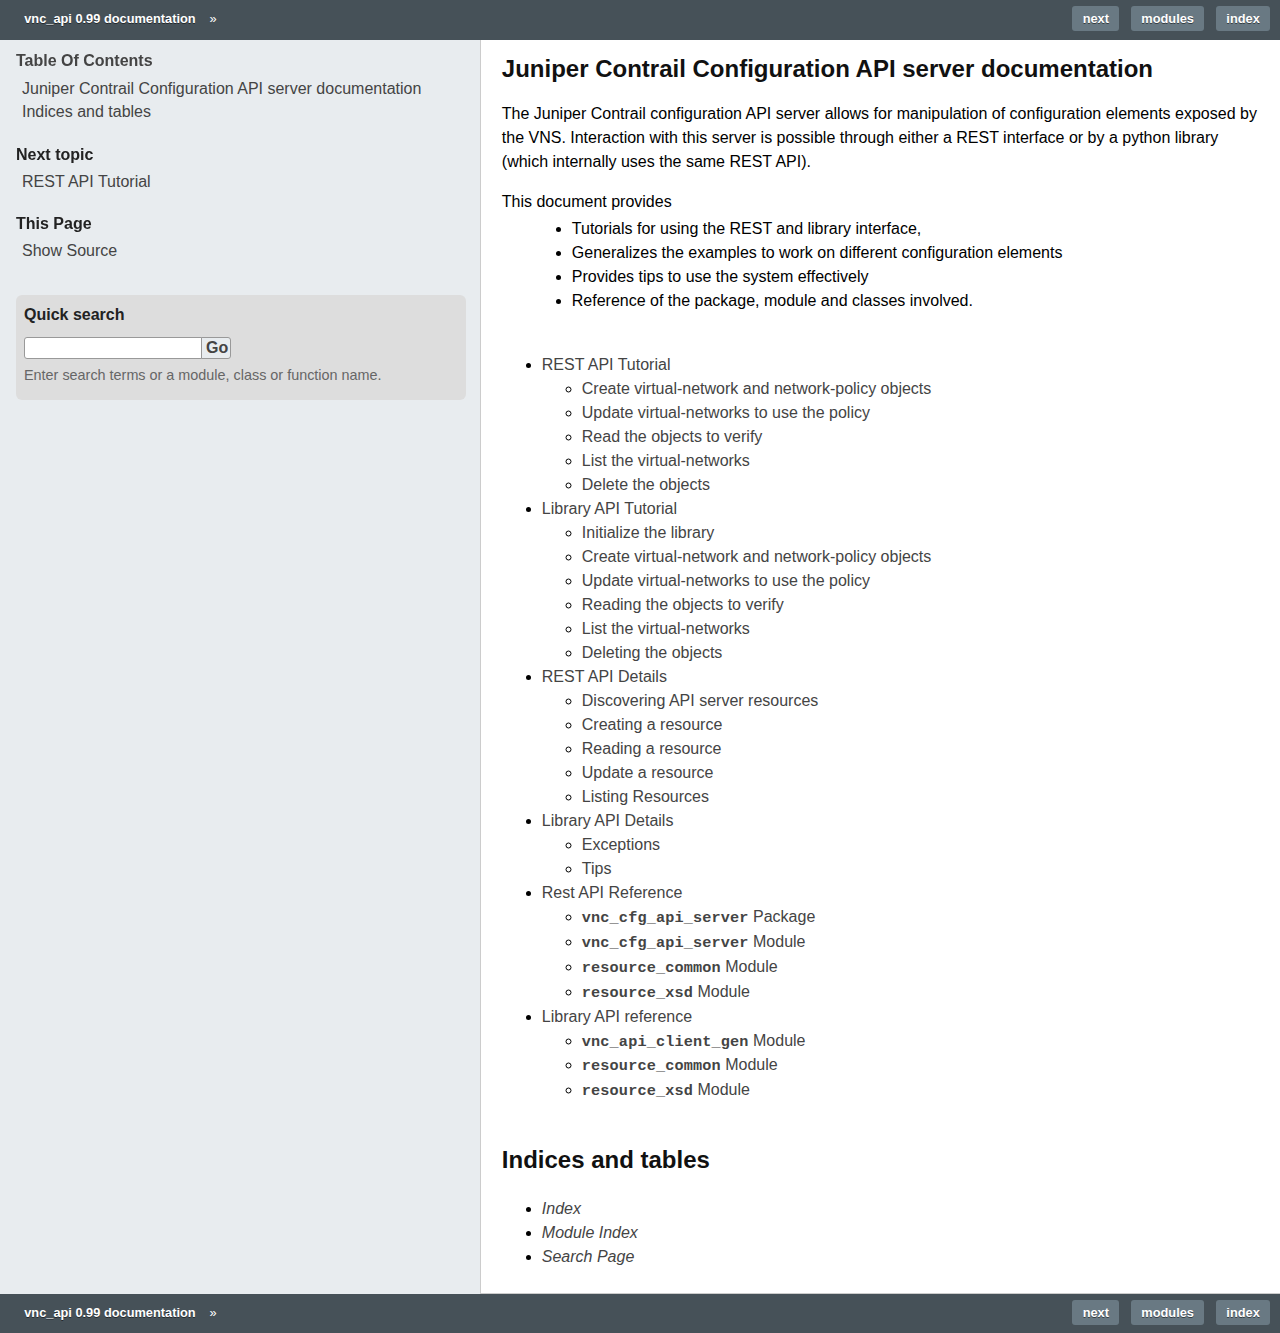
<file: configuration-schema-documentation/html/index.html>
<!DOCTYPE html PUBLIC "-//W3C//DTD XHTML 1.0 Transitional//EN"
  "http://www.w3.org/TR/xhtml1/DTD/xhtml1-transitional.dtd">


<html xmlns="http://www.w3.org/1999/xhtml">
  <head>
    <meta http-equiv="Content-Type" content="text/html; charset=utf-8" />
    
    <title>Juniper Contrail Configuration API server documentation &mdash; vnc_api 0.99 documentation</title>
    
    <link rel="stylesheet" href="_static/rtd.css" type="text/css" />
    <link rel="stylesheet" href="_static/pygments.css" type="text/css" />
    
    <script type="text/javascript">
      var DOCUMENTATION_OPTIONS = {
        URL_ROOT:    './',
        VERSION:     '0.99',
        COLLAPSE_INDEX: false,
        FILE_SUFFIX: '.html',
        HAS_SOURCE:  true
      };
    </script>
    <script type="text/javascript" src="_static/jquery.js"></script>
    <script type="text/javascript" src="_static/underscore.js"></script>
    <script type="text/javascript" src="_static/doctools.js"></script>
    <script type="text/javascript" src="_static/myscript.js"></script>
    <link rel="top" title="vnc_api 0.99 documentation" href="#" />
    <link rel="next" title="REST API Tutorial" href="tutorial_with_rest.html" /> 
  </head>
  <body>
    <div class="related">
      <h3>Navigation</h3>
      <ul>
        <li class="right" style="margin-right: 10px">
          <a href="genindex.html" title="General Index"
             accesskey="I">index</a></li>
        <li class="right" >
          <a href="py-modindex.html" title="Python Module Index"
             >modules</a> |</li>
        <li class="right" >
          <a href="tutorial_with_rest.html" title="REST API Tutorial"
             accesskey="N">next</a> |</li>
        <li><a href="#">vnc_api 0.99 documentation</a> &raquo;</li> 
      </ul>
    </div>  

    <div class="document">
      <div class="documentwrapper">
        <div class="bodywrapper">
          <div class="body">
            
  <div class="section" id="juniper-contrail-configuration-api-server-documentation">
<h1>Juniper Contrail Configuration API server documentation<a class="headerlink" href="#juniper-contrail-configuration-api-server-documentation" title="Permalink to this headline">¶</a></h1>
<p>The Juniper Contrail configuration API server allows for manipulation of configuration
elements exposed by the VNS. Interaction with this server is possible through either a REST interface
or by a python library (which internally uses the same REST API).</p>
<dl class="docutils">
<dt>This document provides</dt>
<dd><ul class="first last simple">
<li>Tutorials for using the REST and library interface,</li>
<li>Generalizes the examples to work on different configuration elements</li>
<li>Provides tips to use the system effectively</li>
<li>Reference of the package, module and classes involved.</li>
</ul>
</dd>
</dl>
<div class="toctree-wrapper compound">
<ul>
<li class="toctree-l1"><a class="reference internal" href="tutorial_with_rest.html">REST API Tutorial</a><ul>
<li class="toctree-l2"><a class="reference internal" href="tutorial_with_rest.html#create-virtual-network-and-network-policy-objects">Create virtual-network and network-policy objects</a></li>
<li class="toctree-l2"><a class="reference internal" href="tutorial_with_rest.html#update-virtual-networks-to-use-the-policy">Update virtual-networks to use the policy</a></li>
<li class="toctree-l2"><a class="reference internal" href="tutorial_with_rest.html#read-the-objects-to-verify">Read the objects to verify</a></li>
<li class="toctree-l2"><a class="reference internal" href="tutorial_with_rest.html#list-the-virtual-networks">List the virtual-networks</a></li>
<li class="toctree-l2"><a class="reference internal" href="tutorial_with_rest.html#delete-the-objects">Delete the objects</a></li>
</ul>
</li>
<li class="toctree-l1"><a class="reference internal" href="tutorial_with_library.html">Library API Tutorial</a><ul>
<li class="toctree-l2"><a class="reference internal" href="tutorial_with_library.html#initialize-the-library">Initialize the library</a></li>
<li class="toctree-l2"><a class="reference internal" href="tutorial_with_library.html#create-virtual-network-and-network-policy-objects">Create virtual-network and network-policy objects</a></li>
<li class="toctree-l2"><a class="reference internal" href="tutorial_with_library.html#update-virtual-networks-to-use-the-policy">Update virtual-networks to use the policy</a></li>
<li class="toctree-l2"><a class="reference internal" href="tutorial_with_library.html#reading-the-objects-to-verify">Reading the objects to verify</a></li>
<li class="toctree-l2"><a class="reference internal" href="tutorial_with_library.html#list-the-virtual-networks">List the virtual-networks</a></li>
<li class="toctree-l2"><a class="reference internal" href="tutorial_with_library.html#deleting-the-objects">Deleting the objects</a></li>
</ul>
</li>
<li class="toctree-l1"><a class="reference internal" href="rest_details.html">REST API Details</a><ul>
<li class="toctree-l2"><a class="reference internal" href="rest_details.html#discovering-api-server-resources">Discovering API server resources</a></li>
<li class="toctree-l2"><a class="reference internal" href="rest_details.html#creating-a-resource">Creating a resource</a></li>
<li class="toctree-l2"><a class="reference internal" href="rest_details.html#reading-a-resource">Reading a resource</a></li>
<li class="toctree-l2"><a class="reference internal" href="rest_details.html#update-a-resource">Update a resource</a></li>
<li class="toctree-l2"><a class="reference internal" href="rest_details.html#listing-resources">Listing Resources</a></li>
</ul>
</li>
<li class="toctree-l1"><a class="reference internal" href="library_details.html">Library API Details</a><ul>
<li class="toctree-l2"><a class="reference internal" href="library_details.html#exceptions">Exceptions</a></li>
<li class="toctree-l2"><a class="reference internal" href="library_details.html#tips">Tips</a></li>
</ul>
</li>
<li class="toctree-l1"><a class="reference internal" href="rest_reference.html">Rest API Reference</a><ul>
<li class="toctree-l2"><a class="reference internal" href="rest_reference.html#module-vnc_cfg_api_server.__init__"><tt class="docutils literal"><span class="pre">vnc_cfg_api_server</span></tt> Package</a></li>
<li class="toctree-l2"><a class="reference internal" href="rest_reference.html#vnc-cfg-api-server-module"><tt class="docutils literal"><span class="pre">vnc_cfg_api_server</span></tt> Module</a></li>
<li class="toctree-l2"><a class="reference internal" href="rest_reference.html#module-vnc_cfg_api_server.gen.resource_common"><tt class="docutils literal"><span class="pre">resource_common</span></tt> Module</a></li>
<li class="toctree-l2"><a class="reference internal" href="rest_reference.html#module-vnc_cfg_api_server.gen.resource_xsd"><tt class="docutils literal"><span class="pre">resource_xsd</span></tt> Module</a></li>
</ul>
</li>
<li class="toctree-l1"><a class="reference internal" href="library_reference.html">Library API reference</a><ul>
<li class="toctree-l2"><a class="reference internal" href="library_reference.html#module-vnc_cfg_api_server.gen.vnc_api_client_gen"><tt class="docutils literal"><span class="pre">vnc_api_client_gen</span></tt> Module</a></li>
<li class="toctree-l2"><a class="reference internal" href="library_reference.html#module-vnc_cfg_api_server.gen.resource_common"><tt class="docutils literal"><span class="pre">resource_common</span></tt> Module</a></li>
<li class="toctree-l2"><a class="reference internal" href="library_reference.html#module-vnc_cfg_api_server.gen.resource_xsd"><tt class="docutils literal"><span class="pre">resource_xsd</span></tt> Module</a></li>
</ul>
</li>
</ul>
</div>
</div>
<div class="section" id="indices-and-tables">
<h1>Indices and tables<a class="headerlink" href="#indices-and-tables" title="Permalink to this headline">¶</a></h1>
<ul class="simple">
<li><a class="reference internal" href="genindex.html"><em>Index</em></a></li>
<li><a class="reference internal" href="py-modindex.html"><em>Module Index</em></a></li>
<li><a class="reference internal" href="search.html"><em>Search Page</em></a></li>
</ul>
</div>


          </div>
        </div>
      </div>
      <div class="sphinxsidebar">
        <div class="sphinxsidebarwrapper">
  <h3><a href="#">Table Of Contents</a></h3>
  <ul>
<li><a class="reference internal" href="#">Juniper Contrail Configuration API server documentation</a></li>
<li><a class="reference internal" href="#indices-and-tables">Indices and tables</a></li>
</ul>

  <h4>Next topic</h4>
  <p class="topless"><a href="tutorial_with_rest.html"
                        title="next chapter">REST API Tutorial</a></p>
  <h3>This Page</h3>
  <ul class="this-page-menu">
    <li><a href="_sources/index.txt"
           rel="nofollow">Show Source</a></li>
  </ul>
<div id="searchbox" style="display: none">
  <h3>Quick search</h3>
    <form class="search" action="search.html" method="get">
      <input type="text" name="q" />
      <input type="submit" value="Go" />
      <input type="hidden" name="check_keywords" value="yes" />
      <input type="hidden" name="area" value="default" />
    </form>
    <p class="searchtip" style="font-size: 90%">
    Enter search terms or a module, class or function name.
    </p>
</div>
<script type="text/javascript">$('#searchbox').show(0);</script>
        </div>
      </div>
      <div class="clearer"></div>
    </div>
    <div class="related">
      <h3>Navigation</h3>
      <ul>
        <li class="right" style="margin-right: 10px">
          <a href="genindex.html" title="General Index"
             >index</a></li>
        <li class="right" >
          <a href="py-modindex.html" title="Python Module Index"
             >modules</a> |</li>
        <li class="right" >
          <a href="tutorial_with_rest.html" title="REST API Tutorial"
             >next</a> |</li>
        <li><a href="#">vnc_api 0.99 documentation</a> &raquo;</li> 
      </ul>
    </div>
    <div class="footer">
        &copy; Copyright 2013, Juniper Networks Inc..
      Created using <a href="http://sphinx-doc.org/">Sphinx</a> 1.2.2.
    </div>
  </body>
</html>
</file>
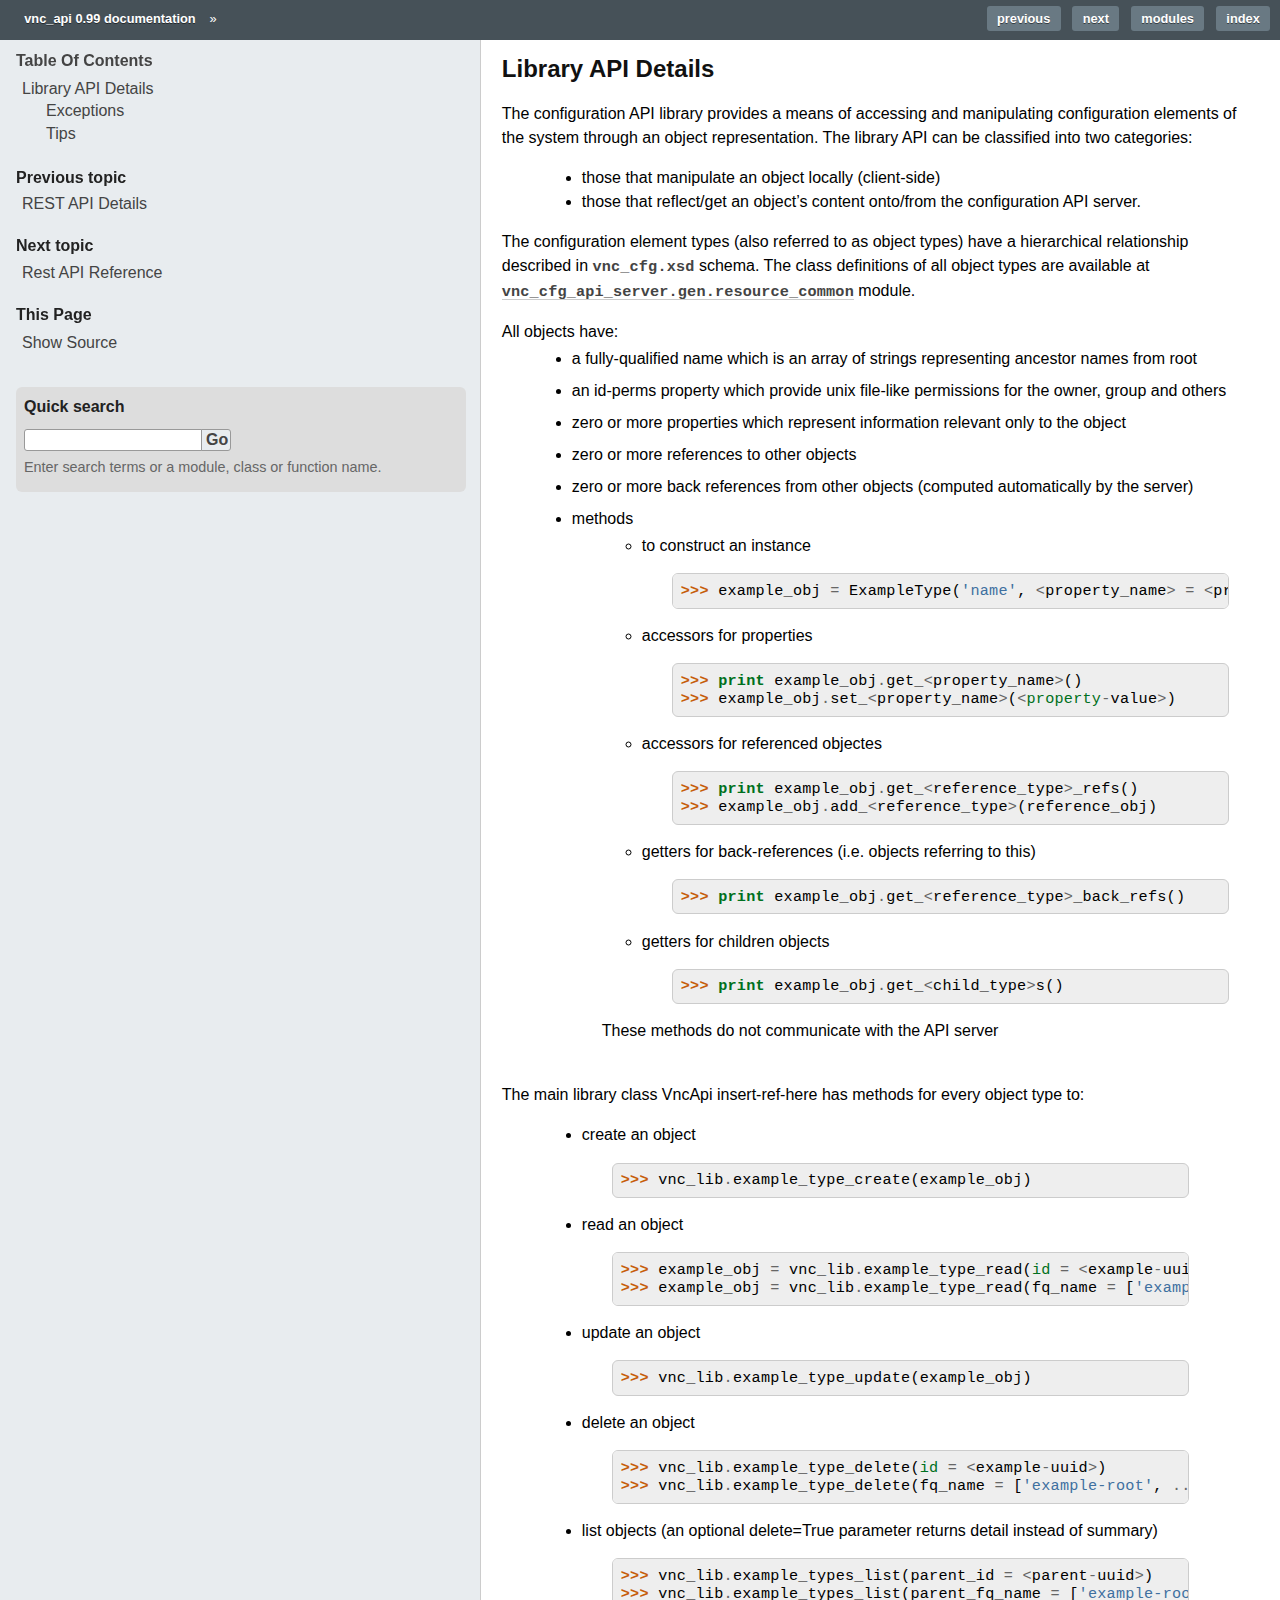
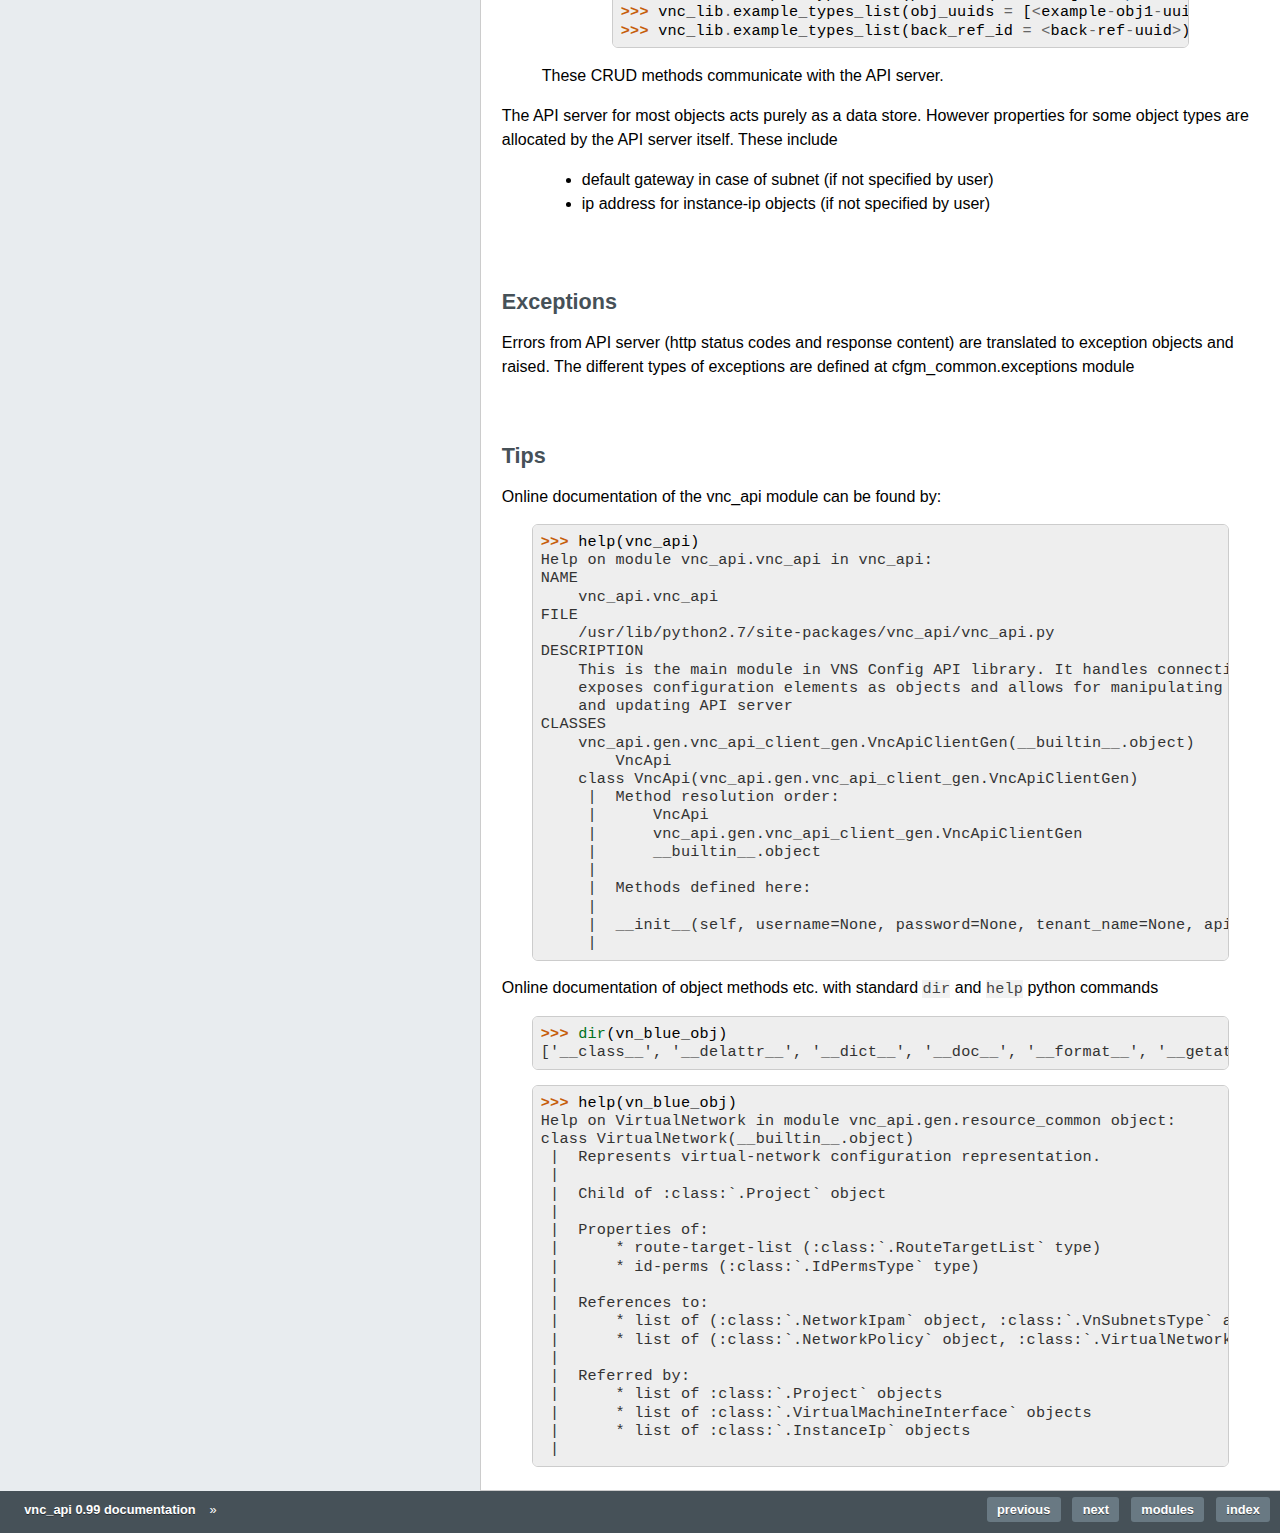
<file: configuration-schema-documentation/html/library_details.html>
<!DOCTYPE html PUBLIC "-//W3C//DTD XHTML 1.0 Transitional//EN"
  "http://www.w3.org/TR/xhtml1/DTD/xhtml1-transitional.dtd">


<html xmlns="http://www.w3.org/1999/xhtml">
  <head>
    <meta http-equiv="Content-Type" content="text/html; charset=utf-8" />
    
    <title>Library API Details &mdash; vnc_api 0.99 documentation</title>
    
    <link rel="stylesheet" href="_static/rtd.css" type="text/css" />
    <link rel="stylesheet" href="_static/pygments.css" type="text/css" />
    
    <script type="text/javascript">
      var DOCUMENTATION_OPTIONS = {
        URL_ROOT:    './',
        VERSION:     '0.99',
        COLLAPSE_INDEX: false,
        FILE_SUFFIX: '.html',
        HAS_SOURCE:  true
      };
    </script>
    <script type="text/javascript" src="_static/jquery.js"></script>
    <script type="text/javascript" src="_static/underscore.js"></script>
    <script type="text/javascript" src="_static/doctools.js"></script>
    <script type="text/javascript" src="_static/myscript.js"></script>
    <link rel="top" title="vnc_api 0.99 documentation" href="index.html" />
    <link rel="next" title="Rest API Reference" href="rest_reference.html" />
    <link rel="prev" title="REST API Details" href="rest_details.html" /> 
  </head>
  <body>
    <div class="related">
      <h3>Navigation</h3>
      <ul>
        <li class="right" style="margin-right: 10px">
          <a href="genindex.html" title="General Index"
             accesskey="I">index</a></li>
        <li class="right" >
          <a href="py-modindex.html" title="Python Module Index"
             >modules</a> |</li>
        <li class="right" >
          <a href="rest_reference.html" title="Rest API Reference"
             accesskey="N">next</a> |</li>
        <li class="right" >
          <a href="rest_details.html" title="REST API Details"
             accesskey="P">previous</a> |</li>
        <li><a href="index.html">vnc_api 0.99 documentation</a> &raquo;</li> 
      </ul>
    </div>  

    <div class="document">
      <div class="documentwrapper">
        <div class="bodywrapper">
          <div class="body">
            
  <div class="section" id="library-api-details">
<h1>Library API Details<a class="headerlink" href="#library-api-details" title="Permalink to this headline">¶</a></h1>
<p>The configuration API library provides a means of accessing and manipulating configuration
elements of the system through an object representation.  The library API can be classified into two categories:</p>
<blockquote>
<div><ul class="simple">
<li>those that manipulate an object locally (client-side)</li>
<li>those that reflect/get an object&#8217;s content onto/from the configuration API server.</li>
</ul>
</div></blockquote>
<p>The configuration element types (also referred to as object types) have a hierarchical relationship
described in <tt class="xref doc docutils literal"><span class="pre">vnc_cfg.xsd</span></tt> schema. The class definitions of all object types are available at
<a class="reference internal" href="vnc_cfg_api_server.gen.html#module-vnc_cfg_api_server.gen.resource_common" title="vnc_cfg_api_server.gen.resource_common"><tt class="xref py py-mod docutils literal"><span class="pre">vnc_cfg_api_server.gen.resource_common</span></tt></a> module.</p>
<dl class="docutils">
<dt>All objects have:</dt>
<dd><ul class="first last">
<li><p class="first">a fully-qualified name which is an array of strings representing ancestor names from root</p>
</li>
<li><p class="first">an id-perms property which provide unix file-like permissions for the owner, group and others</p>
</li>
<li><p class="first">zero or more properties which represent information relevant only to the object</p>
</li>
<li><p class="first">zero or more references to other objects</p>
</li>
<li><p class="first">zero or more back references from other objects (computed automatically by the server)</p>
</li>
<li><dl class="first docutils">
<dt>methods</dt>
<dd><ul class="first">
<li><p class="first">to construct an instance</p>
<div class="highlight-python"><div class="highlight"><pre><span class="gp">&gt;&gt;&gt; </span><span class="n">example_obj</span> <span class="o">=</span> <span class="n">ExampleType</span><span class="p">(</span><span class="s">&#39;name&#39;</span><span class="p">,</span> <span class="o">&lt;</span><span class="n">property_name</span><span class="o">&gt;</span> <span class="o">=</span> <span class="o">&lt;</span><span class="n">property_value</span><span class="o">&gt;</span><span class="p">)</span>
</pre></div>
</div>
</li>
<li><p class="first">accessors for properties</p>
<div class="highlight-python"><div class="highlight"><pre><span class="gp">&gt;&gt;&gt; </span><span class="k">print</span> <span class="n">example_obj</span><span class="o">.</span><span class="n">get_</span><span class="o">&lt;</span><span class="n">property_name</span><span class="o">&gt;</span><span class="p">()</span>
<span class="gp">&gt;&gt;&gt; </span><span class="n">example_obj</span><span class="o">.</span><span class="n">set_</span><span class="o">&lt;</span><span class="n">property_name</span><span class="o">&gt;</span><span class="p">(</span><span class="o">&lt;</span><span class="nb">property</span><span class="o">-</span><span class="n">value</span><span class="o">&gt;</span><span class="p">)</span>
</pre></div>
</div>
</li>
<li><p class="first">accessors for referenced objectes</p>
<div class="highlight-python"><div class="highlight"><pre><span class="gp">&gt;&gt;&gt; </span><span class="k">print</span> <span class="n">example_obj</span><span class="o">.</span><span class="n">get_</span><span class="o">&lt;</span><span class="n">reference_type</span><span class="o">&gt;</span><span class="n">_refs</span><span class="p">()</span>
<span class="gp">&gt;&gt;&gt; </span><span class="n">example_obj</span><span class="o">.</span><span class="n">add_</span><span class="o">&lt;</span><span class="n">reference_type</span><span class="o">&gt;</span><span class="p">(</span><span class="n">reference_obj</span><span class="p">)</span>
</pre></div>
</div>
</li>
<li><p class="first">getters for back-references (i.e. objects referring to this)</p>
<div class="highlight-python"><div class="highlight"><pre><span class="gp">&gt;&gt;&gt; </span><span class="k">print</span> <span class="n">example_obj</span><span class="o">.</span><span class="n">get_</span><span class="o">&lt;</span><span class="n">reference_type</span><span class="o">&gt;</span><span class="n">_back_refs</span><span class="p">()</span>
</pre></div>
</div>
</li>
<li><p class="first">getters for children objects</p>
<div class="highlight-python"><div class="highlight"><pre><span class="gp">&gt;&gt;&gt; </span><span class="k">print</span> <span class="n">example_obj</span><span class="o">.</span><span class="n">get_</span><span class="o">&lt;</span><span class="n">child_type</span><span class="o">&gt;</span><span class="n">s</span><span class="p">()</span>
</pre></div>
</div>
</li>
</ul>
<p class="last">These methods do not communicate with the API server</p>
</dd>
</dl>
</li>
</ul>
</dd>
</dl>
<p>The main library class VncApi insert-ref-here has methods for every
object type to:</p>
<blockquote>
<div><ul>
<li><p class="first">create an object</p>
<div class="highlight-python"><div class="highlight"><pre><span class="gp">&gt;&gt;&gt; </span><span class="n">vnc_lib</span><span class="o">.</span><span class="n">example_type_create</span><span class="p">(</span><span class="n">example_obj</span><span class="p">)</span>
</pre></div>
</div>
</li>
<li><p class="first">read an object</p>
<div class="highlight-python"><div class="highlight"><pre><span class="gp">&gt;&gt;&gt; </span><span class="n">example_obj</span> <span class="o">=</span> <span class="n">vnc_lib</span><span class="o">.</span><span class="n">example_type_read</span><span class="p">(</span><span class="nb">id</span> <span class="o">=</span> <span class="o">&lt;</span><span class="n">example</span><span class="o">-</span><span class="n">uuid</span><span class="o">&gt;</span><span class="p">)</span>
<span class="gp">&gt;&gt;&gt; </span><span class="n">example_obj</span> <span class="o">=</span> <span class="n">vnc_lib</span><span class="o">.</span><span class="n">example_type_read</span><span class="p">(</span><span class="n">fq_name</span> <span class="o">=</span> <span class="p">[</span><span class="s">&#39;example-root&#39;</span><span class="p">,</span> <span class="o">...</span> <span class="p">,</span><span class="s">&#39;example-parent&#39;</span><span class="p">,</span> <span class="s">&#39;example-name&#39;</span><span class="p">])</span>
</pre></div>
</div>
</li>
<li><p class="first">update an object</p>
<div class="highlight-python"><div class="highlight"><pre><span class="gp">&gt;&gt;&gt; </span><span class="n">vnc_lib</span><span class="o">.</span><span class="n">example_type_update</span><span class="p">(</span><span class="n">example_obj</span><span class="p">)</span>
</pre></div>
</div>
</li>
<li><p class="first">delete an object</p>
<div class="highlight-python"><div class="highlight"><pre><span class="gp">&gt;&gt;&gt; </span><span class="n">vnc_lib</span><span class="o">.</span><span class="n">example_type_delete</span><span class="p">(</span><span class="nb">id</span> <span class="o">=</span> <span class="o">&lt;</span><span class="n">example</span><span class="o">-</span><span class="n">uuid</span><span class="o">&gt;</span><span class="p">)</span>
<span class="gp">&gt;&gt;&gt; </span><span class="n">vnc_lib</span><span class="o">.</span><span class="n">example_type_delete</span><span class="p">(</span><span class="n">fq_name</span> <span class="o">=</span> <span class="p">[</span><span class="s">&#39;example-root&#39;</span><span class="p">,</span> <span class="o">...</span> <span class="p">,</span><span class="s">&#39;example-parent&#39;</span><span class="p">,</span> <span class="s">&#39;example-name&#39;</span><span class="p">])</span>
</pre></div>
</div>
</li>
<li><p class="first">list objects (an optional delete=True parameter returns detail instead of summary)</p>
<div class="highlight-python"><div class="highlight"><pre><span class="gp">&gt;&gt;&gt; </span><span class="n">vnc_lib</span><span class="o">.</span><span class="n">example_types_list</span><span class="p">(</span><span class="n">parent_id</span> <span class="o">=</span> <span class="o">&lt;</span><span class="n">parent</span><span class="o">-</span><span class="n">uuid</span><span class="o">&gt;</span><span class="p">)</span>
<span class="gp">&gt;&gt;&gt; </span><span class="n">vnc_lib</span><span class="o">.</span><span class="n">example_types_list</span><span class="p">(</span><span class="n">parent_fq_name</span> <span class="o">=</span> <span class="p">[</span><span class="s">&#39;example-root&#39;</span><span class="p">,</span> <span class="o">...</span> <span class="p">,</span><span class="s">&#39;example-parent&#39;</span><span class="p">])</span>
<span class="gp">&gt;&gt;&gt; </span><span class="n">vnc_lib</span><span class="o">.</span><span class="n">example_types_list</span><span class="p">(</span><span class="n">obj_uuids</span> <span class="o">=</span> <span class="p">[</span><span class="o">&lt;</span><span class="n">example</span><span class="o">-</span><span class="n">obj1</span><span class="o">-</span><span class="n">uuid</span><span class="o">&gt;</span><span class="p">,</span> <span class="o">&lt;</span><span class="n">example</span><span class="o">-</span><span class="n">obj2</span><span class="o">-</span><span class="n">uuid</span><span class="o">&gt;</span><span class="p">])</span>
<span class="gp">&gt;&gt;&gt; </span><span class="n">vnc_lib</span><span class="o">.</span><span class="n">example_types_list</span><span class="p">(</span><span class="n">back_ref_id</span> <span class="o">=</span> <span class="o">&lt;</span><span class="n">back</span><span class="o">-</span><span class="n">ref</span><span class="o">-</span><span class="n">uuid</span><span class="o">&gt;</span><span class="p">)</span>
</pre></div>
</div>
</li>
</ul>
<p>These CRUD methods communicate with the API server.</p>
</div></blockquote>
<p>The API server for most objects acts purely as a data store. However properties for some object types
are allocated by the API server itself. These include</p>
<blockquote>
<div><ul class="simple">
<li>default gateway in case of subnet (if not specified by user)</li>
<li>ip address for instance-ip objects (if not specified by user)</li>
</ul>
</div></blockquote>
<div class="section" id="exceptions">
<h2>Exceptions<a class="headerlink" href="#exceptions" title="Permalink to this headline">¶</a></h2>
<p>Errors from API server (http status codes and response content) are translated
to exception objects and raised. The different types of exceptions are defined at
cfgm_common.exceptions module</p>
</div>
<div class="section" id="tips">
<h2>Tips<a class="headerlink" href="#tips" title="Permalink to this headline">¶</a></h2>
<p>Online documentation of the vnc_api module can be found by:</p>
<div class="highlight-python"><div class="highlight"><pre><span class="gp">&gt;&gt;&gt; </span><span class="n">help</span><span class="p">(</span><span class="n">vnc_api</span><span class="p">)</span>
<span class="go">Help on module vnc_api.vnc_api in vnc_api:</span>
<span class="go">NAME</span>
<span class="go">    vnc_api.vnc_api</span>
<span class="go">FILE</span>
<span class="go">    /usr/lib/python2.7/site-packages/vnc_api/vnc_api.py</span>
<span class="go">DESCRIPTION</span>
<span class="go">    This is the main module in VNS Config API library. It handles connection to API server,</span>
<span class="go">    exposes configuration elements as objects and allows for manipulating objects locally</span>
<span class="go">    and updating API server</span>
<span class="go">CLASSES</span>
<span class="go">    vnc_api.gen.vnc_api_client_gen.VncApiClientGen(__builtin__.object)</span>
<span class="go">        VncApi</span>
<span class="go">    class VncApi(vnc_api.gen.vnc_api_client_gen.VncApiClientGen)</span>
<span class="go">     |  Method resolution order:</span>
<span class="go">     |      VncApi</span>
<span class="go">     |      vnc_api.gen.vnc_api_client_gen.VncApiClientGen</span>
<span class="go">     |      __builtin__.object</span>
<span class="go">     |</span>
<span class="go">     |  Methods defined here:</span>
<span class="go">     |</span>
<span class="go">     |  __init__(self, username=None, password=None, tenant_name=None, api_server_host=None, api_server_port=None, api_server_url=None)</span>
<span class="go">     |</span>
</pre></div>
</div>
<p>Online documentation of object methods etc. with standard <tt class="docutils literal"><span class="pre">dir</span></tt> and <tt class="docutils literal"><span class="pre">help</span></tt> python commands</p>
<div class="highlight-python"><div class="highlight"><pre><span class="gp">&gt;&gt;&gt; </span><span class="nb">dir</span><span class="p">(</span><span class="n">vn_blue_obj</span><span class="p">)</span>
<span class="go">[&#39;__class__&#39;, &#39;__delattr__&#39;, &#39;__dict__&#39;, &#39;__doc__&#39;, &#39;__format__&#39;, &#39;__getattribute__&#39;, &#39;__hash__&#39;, &#39;__init__&#39;, &#39;__module__&#39;, &#39;__new__&#39;, &#39;__reduce__&#39;, &#39;__reduce_ex__&#39;, &#39;__repr__&#39;, &#39;__setattr__&#39;, &#39;__sizeof__&#39;, &#39;__str__&#39;, &#39;__subclasshook__&#39;, &#39;__weakref__&#39;, &#39;_type&#39;, &#39;add_network_ipam&#39;, &#39;add_network_policy&#39;, &#39;del_network_ipam&#39;, &#39;del_network_policy&#39;, &#39;dump&#39;, &#39;factory&#39;, &#39;fq_name&#39;, &#39;from_fq_name&#39;, &#39;get_access_control_lists&#39;, &#39;get_floating_ip_pools&#39;, &#39;get_fq_name&#39;, &#39;get_fq_name_str&#39;, &#39;get_id_perms&#39;, &#39;get_instance_ip_back_refs&#39;, &#39;get_network_ipam_refs&#39;, &#39;get_network_policy_refs&#39;, &#39;get_parent_fq_name&#39;, &#39;get_parent_fq_name_str&#39;, &#39;get_project_back_refs&#39;, &#39;get_route_target_list&#39;, &#39;get_routing_instances&#39;, &#39;get_type&#39;, &#39;get_virtual_machine_interface_back_refs&#39;, &#39;name&#39;, &#39;network_ipam_refs&#39;, &#39;network_policy_refs&#39;, &#39;parent_name&#39;, &#39;set_id_perms&#39;, &#39;set_network_ipam&#39;, &#39;set_network_ipam_list&#39;, &#39;set_network_policy&#39;, &#39;set_network_policy_list&#39;, &#39;set_route_target_list&#39;, &#39;uuid&#39;]</span>
</pre></div>
</div>
<div class="highlight-python"><div class="highlight"><pre><span class="gp">&gt;&gt;&gt; </span><span class="n">help</span><span class="p">(</span><span class="n">vn_blue_obj</span><span class="p">)</span>
<span class="go">Help on VirtualNetwork in module vnc_api.gen.resource_common object:</span>
<span class="go">class VirtualNetwork(__builtin__.object)</span>
<span class="go"> |  Represents virtual-network configuration representation.</span>
<span class="go"> |</span>
<span class="go"> |  Child of :class:`.Project` object</span>
<span class="go"> |</span>
<span class="go"> |  Properties of:</span>
<span class="go"> |      * route-target-list (:class:`.RouteTargetList` type)</span>
<span class="go"> |      * id-perms (:class:`.IdPermsType` type)</span>
<span class="go"> |</span>
<span class="go"> |  References to:</span>
<span class="go"> |      * list of (:class:`.NetworkIpam` object, :class:`.VnSubnetsType` attribute)</span>
<span class="go"> |      * list of (:class:`.NetworkPolicy` object, :class:`.VirtualNetworkPolicyType` attribute)</span>
<span class="go"> |</span>
<span class="go"> |  Referred by:</span>
<span class="go"> |      * list of :class:`.Project` objects</span>
<span class="go"> |      * list of :class:`.VirtualMachineInterface` objects</span>
<span class="go"> |      * list of :class:`.InstanceIp` objects</span>
<span class="go"> |</span>
</pre></div>
</div>
</div>
</div>


          </div>
        </div>
      </div>
      <div class="sphinxsidebar">
        <div class="sphinxsidebarwrapper">
  <h3><a href="index.html">Table Of Contents</a></h3>
  <ul>
<li><a class="reference internal" href="#">Library API Details</a><ul>
<li><a class="reference internal" href="#exceptions">Exceptions</a></li>
<li><a class="reference internal" href="#tips">Tips</a></li>
</ul>
</li>
</ul>

  <h4>Previous topic</h4>
  <p class="topless"><a href="rest_details.html"
                        title="previous chapter">REST API Details</a></p>
  <h4>Next topic</h4>
  <p class="topless"><a href="rest_reference.html"
                        title="next chapter">Rest API Reference</a></p>
  <h3>This Page</h3>
  <ul class="this-page-menu">
    <li><a href="_sources/library_details.txt"
           rel="nofollow">Show Source</a></li>
  </ul>
<div id="searchbox" style="display: none">
  <h3>Quick search</h3>
    <form class="search" action="search.html" method="get">
      <input type="text" name="q" />
      <input type="submit" value="Go" />
      <input type="hidden" name="check_keywords" value="yes" />
      <input type="hidden" name="area" value="default" />
    </form>
    <p class="searchtip" style="font-size: 90%">
    Enter search terms or a module, class or function name.
    </p>
</div>
<script type="text/javascript">$('#searchbox').show(0);</script>
        </div>
      </div>
      <div class="clearer"></div>
    </div>
    <div class="related">
      <h3>Navigation</h3>
      <ul>
        <li class="right" style="margin-right: 10px">
          <a href="genindex.html" title="General Index"
             >index</a></li>
        <li class="right" >
          <a href="py-modindex.html" title="Python Module Index"
             >modules</a> |</li>
        <li class="right" >
          <a href="rest_reference.html" title="Rest API Reference"
             >next</a> |</li>
        <li class="right" >
          <a href="rest_details.html" title="REST API Details"
             >previous</a> |</li>
        <li><a href="index.html">vnc_api 0.99 documentation</a> &raquo;</li> 
      </ul>
    </div>
    <div class="footer">
        &copy; Copyright 2013, Juniper Networks Inc..
      Created using <a href="http://sphinx-doc.org/">Sphinx</a> 1.2.2.
    </div>
  </body>
</html>
</file>
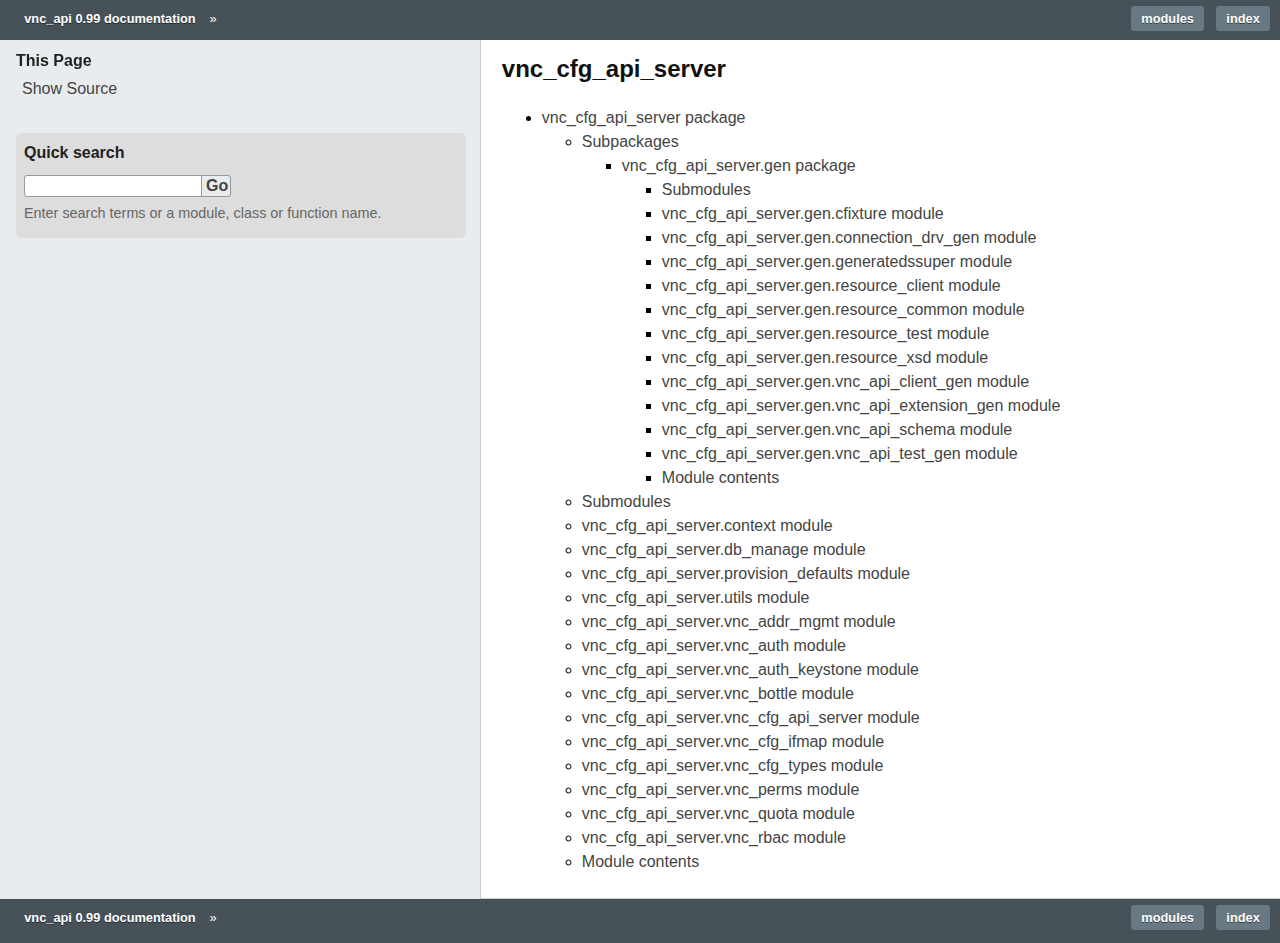
<file: configuration-schema-documentation/html/modules.html>
<!DOCTYPE html PUBLIC "-//W3C//DTD XHTML 1.0 Transitional//EN"
  "http://www.w3.org/TR/xhtml1/DTD/xhtml1-transitional.dtd">


<html xmlns="http://www.w3.org/1999/xhtml">
  <head>
    <meta http-equiv="Content-Type" content="text/html; charset=utf-8" />
    
    <title>vnc_cfg_api_server &mdash; vnc_api 0.99 documentation</title>
    
    <link rel="stylesheet" href="_static/rtd.css" type="text/css" />
    <link rel="stylesheet" href="_static/pygments.css" type="text/css" />
    
    <script type="text/javascript">
      var DOCUMENTATION_OPTIONS = {
        URL_ROOT:    './',
        VERSION:     '0.99',
        COLLAPSE_INDEX: false,
        FILE_SUFFIX: '.html',
        HAS_SOURCE:  true
      };
    </script>
    <script type="text/javascript" src="_static/jquery.js"></script>
    <script type="text/javascript" src="_static/underscore.js"></script>
    <script type="text/javascript" src="_static/doctools.js"></script>
    <script type="text/javascript" src="_static/myscript.js"></script>
    <link rel="top" title="vnc_api 0.99 documentation" href="index.html" /> 
  </head>
  <body>
    <div class="related">
      <h3>Navigation</h3>
      <ul>
        <li class="right" style="margin-right: 10px">
          <a href="genindex.html" title="General Index"
             accesskey="I">index</a></li>
        <li class="right" >
          <a href="py-modindex.html" title="Python Module Index"
             >modules</a> |</li>
        <li><a href="index.html">vnc_api 0.99 documentation</a> &raquo;</li> 
      </ul>
    </div>  

    <div class="document">
      <div class="documentwrapper">
        <div class="bodywrapper">
          <div class="body">
            
  <div class="section" id="vnc-cfg-api-server">
<h1>vnc_cfg_api_server<a class="headerlink" href="#vnc-cfg-api-server" title="Permalink to this headline">¶</a></h1>
<div class="toctree-wrapper compound">
<ul>
<li class="toctree-l1"><a class="reference internal" href="vnc_cfg_api_server.html">vnc_cfg_api_server package</a><ul>
<li class="toctree-l2"><a class="reference internal" href="vnc_cfg_api_server.html#subpackages">Subpackages</a><ul>
<li class="toctree-l3"><a class="reference internal" href="vnc_cfg_api_server.gen.html">vnc_cfg_api_server.gen package</a><ul>
<li class="toctree-l4"><a class="reference internal" href="vnc_cfg_api_server.gen.html#submodules">Submodules</a></li>
<li class="toctree-l4"><a class="reference internal" href="vnc_cfg_api_server.gen.html#module-vnc_cfg_api_server.gen.cfixture">vnc_cfg_api_server.gen.cfixture module</a></li>
<li class="toctree-l4"><a class="reference internal" href="vnc_cfg_api_server.gen.html#module-vnc_cfg_api_server.gen.connection_drv_gen">vnc_cfg_api_server.gen.connection_drv_gen module</a></li>
<li class="toctree-l4"><a class="reference internal" href="vnc_cfg_api_server.gen.html#module-vnc_cfg_api_server.gen.generatedssuper">vnc_cfg_api_server.gen.generatedssuper module</a></li>
<li class="toctree-l4"><a class="reference internal" href="vnc_cfg_api_server.gen.html#vnc-cfg-api-server-gen-resource-client-module">vnc_cfg_api_server.gen.resource_client module</a></li>
<li class="toctree-l4"><a class="reference internal" href="vnc_cfg_api_server.gen.html#module-vnc_cfg_api_server.gen.resource_common">vnc_cfg_api_server.gen.resource_common module</a></li>
<li class="toctree-l4"><a class="reference internal" href="vnc_cfg_api_server.gen.html#vnc-cfg-api-server-gen-resource-test-module">vnc_cfg_api_server.gen.resource_test module</a></li>
<li class="toctree-l4"><a class="reference internal" href="vnc_cfg_api_server.gen.html#module-vnc_cfg_api_server.gen.resource_xsd">vnc_cfg_api_server.gen.resource_xsd module</a></li>
<li class="toctree-l4"><a class="reference internal" href="vnc_cfg_api_server.gen.html#module-vnc_cfg_api_server.gen.vnc_api_client_gen">vnc_cfg_api_server.gen.vnc_api_client_gen module</a></li>
<li class="toctree-l4"><a class="reference internal" href="vnc_cfg_api_server.gen.html#module-vnc_cfg_api_server.gen.vnc_api_extension_gen">vnc_cfg_api_server.gen.vnc_api_extension_gen module</a></li>
<li class="toctree-l4"><a class="reference internal" href="vnc_cfg_api_server.gen.html#vnc-cfg-api-server-gen-vnc-api-schema-module">vnc_cfg_api_server.gen.vnc_api_schema module</a></li>
<li class="toctree-l4"><a class="reference internal" href="vnc_cfg_api_server.gen.html#vnc-cfg-api-server-gen-vnc-api-test-gen-module">vnc_cfg_api_server.gen.vnc_api_test_gen module</a></li>
<li class="toctree-l4"><a class="reference internal" href="vnc_cfg_api_server.gen.html#module-vnc_cfg_api_server.gen">Module contents</a></li>
</ul>
</li>
</ul>
</li>
<li class="toctree-l2"><a class="reference internal" href="vnc_cfg_api_server.html#submodules">Submodules</a></li>
<li class="toctree-l2"><a class="reference internal" href="vnc_cfg_api_server.html#vnc-cfg-api-server-context-module">vnc_cfg_api_server.context module</a></li>
<li class="toctree-l2"><a class="reference internal" href="vnc_cfg_api_server.html#vnc-cfg-api-server-db-manage-module">vnc_cfg_api_server.db_manage module</a></li>
<li class="toctree-l2"><a class="reference internal" href="vnc_cfg_api_server.html#module-vnc_cfg_api_server.provision_defaults">vnc_cfg_api_server.provision_defaults module</a></li>
<li class="toctree-l2"><a class="reference internal" href="vnc_cfg_api_server.html#vnc-cfg-api-server-utils-module">vnc_cfg_api_server.utils module</a></li>
<li class="toctree-l2"><a class="reference internal" href="vnc_cfg_api_server.html#vnc-cfg-api-server-vnc-addr-mgmt-module">vnc_cfg_api_server.vnc_addr_mgmt module</a></li>
<li class="toctree-l2"><a class="reference internal" href="vnc_cfg_api_server.html#vnc-cfg-api-server-vnc-auth-module">vnc_cfg_api_server.vnc_auth module</a></li>
<li class="toctree-l2"><a class="reference internal" href="vnc_cfg_api_server.html#vnc-cfg-api-server-vnc-auth-keystone-module">vnc_cfg_api_server.vnc_auth_keystone module</a></li>
<li class="toctree-l2"><a class="reference internal" href="vnc_cfg_api_server.html#module-vnc_cfg_api_server.vnc_bottle">vnc_cfg_api_server.vnc_bottle module</a></li>
<li class="toctree-l2"><a class="reference internal" href="vnc_cfg_api_server.html#vnc-cfg-api-server-vnc-cfg-api-server-module">vnc_cfg_api_server.vnc_cfg_api_server module</a></li>
<li class="toctree-l2"><a class="reference internal" href="vnc_cfg_api_server.html#vnc-cfg-api-server-vnc-cfg-ifmap-module">vnc_cfg_api_server.vnc_cfg_ifmap module</a></li>
<li class="toctree-l2"><a class="reference internal" href="vnc_cfg_api_server.html#vnc-cfg-api-server-vnc-cfg-types-module">vnc_cfg_api_server.vnc_cfg_types module</a></li>
<li class="toctree-l2"><a class="reference internal" href="vnc_cfg_api_server.html#vnc-cfg-api-server-vnc-perms-module">vnc_cfg_api_server.vnc_perms module</a></li>
<li class="toctree-l2"><a class="reference internal" href="vnc_cfg_api_server.html#vnc-cfg-api-server-vnc-quota-module">vnc_cfg_api_server.vnc_quota module</a></li>
<li class="toctree-l2"><a class="reference internal" href="vnc_cfg_api_server.html#vnc-cfg-api-server-vnc-rbac-module">vnc_cfg_api_server.vnc_rbac module</a></li>
<li class="toctree-l2"><a class="reference internal" href="vnc_cfg_api_server.html#module-vnc_cfg_api_server">Module contents</a></li>
</ul>
</li>
</ul>
</div>
</div>


          </div>
        </div>
      </div>
      <div class="sphinxsidebar">
        <div class="sphinxsidebarwrapper">
  <h3>This Page</h3>
  <ul class="this-page-menu">
    <li><a href="_sources/modules.txt"
           rel="nofollow">Show Source</a></li>
  </ul>
<div id="searchbox" style="display: none">
  <h3>Quick search</h3>
    <form class="search" action="search.html" method="get">
      <input type="text" name="q" />
      <input type="submit" value="Go" />
      <input type="hidden" name="check_keywords" value="yes" />
      <input type="hidden" name="area" value="default" />
    </form>
    <p class="searchtip" style="font-size: 90%">
    Enter search terms or a module, class or function name.
    </p>
</div>
<script type="text/javascript">$('#searchbox').show(0);</script>
        </div>
      </div>
      <div class="clearer"></div>
    </div>
    <div class="related">
      <h3>Navigation</h3>
      <ul>
        <li class="right" style="margin-right: 10px">
          <a href="genindex.html" title="General Index"
             >index</a></li>
        <li class="right" >
          <a href="py-modindex.html" title="Python Module Index"
             >modules</a> |</li>
        <li><a href="index.html">vnc_api 0.99 documentation</a> &raquo;</li> 
      </ul>
    </div>
    <div class="footer">
        &copy; Copyright 2013, Juniper Networks Inc..
      Created using <a href="http://sphinx-doc.org/">Sphinx</a> 1.2.2.
    </div>
  </body>
</html>
</file>
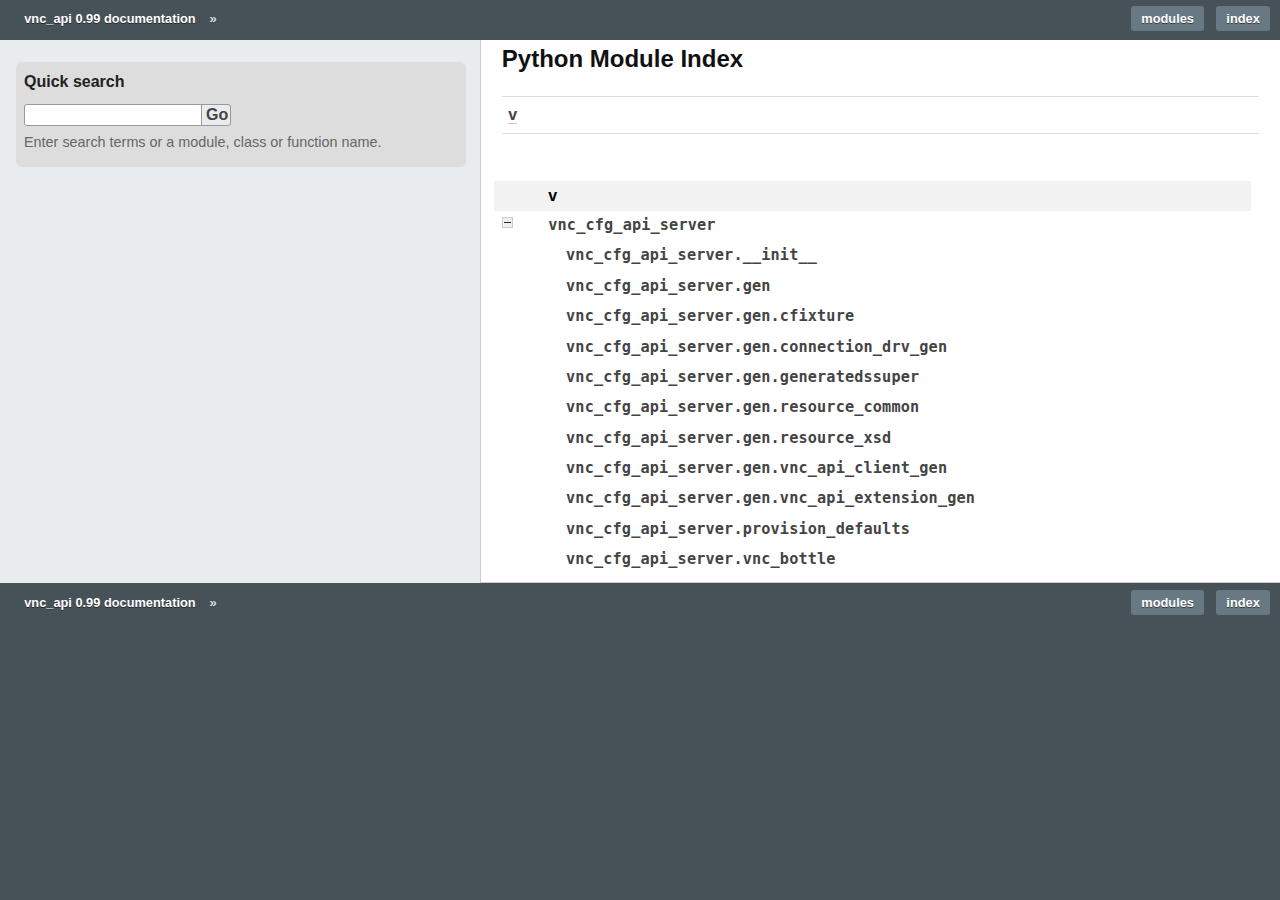
<file: configuration-schema-documentation/html/py-modindex.html>
<!DOCTYPE html PUBLIC "-//W3C//DTD XHTML 1.0 Transitional//EN"
  "http://www.w3.org/TR/xhtml1/DTD/xhtml1-transitional.dtd">


<html xmlns="http://www.w3.org/1999/xhtml">
  <head>
    <meta http-equiv="Content-Type" content="text/html; charset=utf-8" />
    
    <title>Python Module Index &mdash; vnc_api 0.99 documentation</title>
    
    <link rel="stylesheet" href="_static/rtd.css" type="text/css" />
    <link rel="stylesheet" href="_static/pygments.css" type="text/css" />
    
    <script type="text/javascript">
      var DOCUMENTATION_OPTIONS = {
        URL_ROOT:    './',
        VERSION:     '0.99',
        COLLAPSE_INDEX: false,
        FILE_SUFFIX: '.html',
        HAS_SOURCE:  true
      };
    </script>
    <script type="text/javascript" src="_static/jquery.js"></script>
    <script type="text/javascript" src="_static/underscore.js"></script>
    <script type="text/javascript" src="_static/doctools.js"></script>
    <script type="text/javascript" src="_static/myscript.js"></script>
    <link rel="top" title="vnc_api 0.99 documentation" href="index.html" />
 


  </head>
  <body>
    <div class="related">
      <h3>Navigation</h3>
      <ul>
        <li class="right" style="margin-right: 10px">
          <a href="genindex.html" title="General Index"
             accesskey="I">index</a></li>
        <li class="right" >
          <a href="#" title="Python Module Index"
             >modules</a> |</li>
        <li><a href="index.html">vnc_api 0.99 documentation</a> &raquo;</li> 
      </ul>
    </div>  

    <div class="document">
      <div class="documentwrapper">
        <div class="bodywrapper">
          <div class="body">
            

   <h1>Python Module Index</h1>

   <div class="modindex-jumpbox">
   <a href="#cap-v"><strong>v</strong></a>
   </div>

   <table class="indextable modindextable" cellspacing="0" cellpadding="2">
     <tr class="pcap"><td></td><td>&nbsp;</td><td></td></tr>
     <tr class="cap" id="cap-v"><td></td><td>
       <strong>v</strong></td><td></td></tr>
     <tr>
       <td><img src="_static/minus.png" class="toggler"
              id="toggle-1" style="display: none" alt="-" /></td>
       <td>
       <a href="vnc_cfg_api_server.html#module-vnc_cfg_api_server"><tt class="xref">vnc_cfg_api_server</tt></a></td><td>
       <em></em></td></tr>
     <tr class="cg-1">
       <td></td>
       <td>&nbsp;&nbsp;&nbsp;
       <a href="rest_reference.html#module-vnc_cfg_api_server.__init__"><tt class="xref">vnc_cfg_api_server.__init__</tt></a></td><td>
       <em></em></td></tr>
     <tr class="cg-1">
       <td></td>
       <td>&nbsp;&nbsp;&nbsp;
       <a href="vnc_cfg_api_server.gen.html#module-vnc_cfg_api_server.gen"><tt class="xref">vnc_cfg_api_server.gen</tt></a></td><td>
       <em></em></td></tr>
     <tr class="cg-1">
       <td></td>
       <td>&nbsp;&nbsp;&nbsp;
       <a href="vnc_cfg_api_server.gen.html#module-vnc_cfg_api_server.gen.cfixture"><tt class="xref">vnc_cfg_api_server.gen.cfixture</tt></a></td><td>
       <em></em></td></tr>
     <tr class="cg-1">
       <td></td>
       <td>&nbsp;&nbsp;&nbsp;
       <a href="vnc_cfg_api_server.gen.html#module-vnc_cfg_api_server.gen.connection_drv_gen"><tt class="xref">vnc_cfg_api_server.gen.connection_drv_gen</tt></a></td><td>
       <em></em></td></tr>
     <tr class="cg-1">
       <td></td>
       <td>&nbsp;&nbsp;&nbsp;
       <a href="vnc_cfg_api_server.gen.html#module-vnc_cfg_api_server.gen.generatedssuper"><tt class="xref">vnc_cfg_api_server.gen.generatedssuper</tt></a></td><td>
       <em></em></td></tr>
     <tr class="cg-1">
       <td></td>
       <td>&nbsp;&nbsp;&nbsp;
       <a href="vnc_cfg_api_server.gen.html#module-vnc_cfg_api_server.gen.resource_common"><tt class="xref">vnc_cfg_api_server.gen.resource_common</tt></a></td><td>
       <em></em></td></tr>
     <tr class="cg-1">
       <td></td>
       <td>&nbsp;&nbsp;&nbsp;
       <a href="vnc_cfg_api_server.gen.html#module-vnc_cfg_api_server.gen.resource_xsd"><tt class="xref">vnc_cfg_api_server.gen.resource_xsd</tt></a></td><td>
       <em></em></td></tr>
     <tr class="cg-1">
       <td></td>
       <td>&nbsp;&nbsp;&nbsp;
       <a href="vnc_cfg_api_server.gen.html#module-vnc_cfg_api_server.gen.vnc_api_client_gen"><tt class="xref">vnc_cfg_api_server.gen.vnc_api_client_gen</tt></a></td><td>
       <em></em></td></tr>
     <tr class="cg-1">
       <td></td>
       <td>&nbsp;&nbsp;&nbsp;
       <a href="vnc_cfg_api_server.gen.html#module-vnc_cfg_api_server.gen.vnc_api_extension_gen"><tt class="xref">vnc_cfg_api_server.gen.vnc_api_extension_gen</tt></a></td><td>
       <em></em></td></tr>
     <tr class="cg-1">
       <td></td>
       <td>&nbsp;&nbsp;&nbsp;
       <a href="vnc_cfg_api_server.html#module-vnc_cfg_api_server.provision_defaults"><tt class="xref">vnc_cfg_api_server.provision_defaults</tt></a></td><td>
       <em></em></td></tr>
     <tr class="cg-1">
       <td></td>
       <td>&nbsp;&nbsp;&nbsp;
       <a href="vnc_cfg_api_server.html#module-vnc_cfg_api_server.vnc_bottle"><tt class="xref">vnc_cfg_api_server.vnc_bottle</tt></a></td><td>
       <em></em></td></tr>
   </table>


          </div>
        </div>
      </div>
      <div class="sphinxsidebar">
        <div class="sphinxsidebarwrapper">
<div id="searchbox" style="display: none">
  <h3>Quick search</h3>
    <form class="search" action="search.html" method="get">
      <input type="text" name="q" />
      <input type="submit" value="Go" />
      <input type="hidden" name="check_keywords" value="yes" />
      <input type="hidden" name="area" value="default" />
    </form>
    <p class="searchtip" style="font-size: 90%">
    Enter search terms or a module, class or function name.
    </p>
</div>
<script type="text/javascript">$('#searchbox').show(0);</script>
        </div>
      </div>
      <div class="clearer"></div>
    </div>
    <div class="related">
      <h3>Navigation</h3>
      <ul>
        <li class="right" style="margin-right: 10px">
          <a href="genindex.html" title="General Index"
             >index</a></li>
        <li class="right" >
          <a href="#" title="Python Module Index"
             >modules</a> |</li>
        <li><a href="index.html">vnc_api 0.99 documentation</a> &raquo;</li> 
      </ul>
    </div>
    <div class="footer">
        &copy; Copyright 2013, Juniper Networks Inc..
      Created using <a href="http://sphinx-doc.org/">Sphinx</a> 1.2.2.
    </div>
  </body>
</html>
</file>
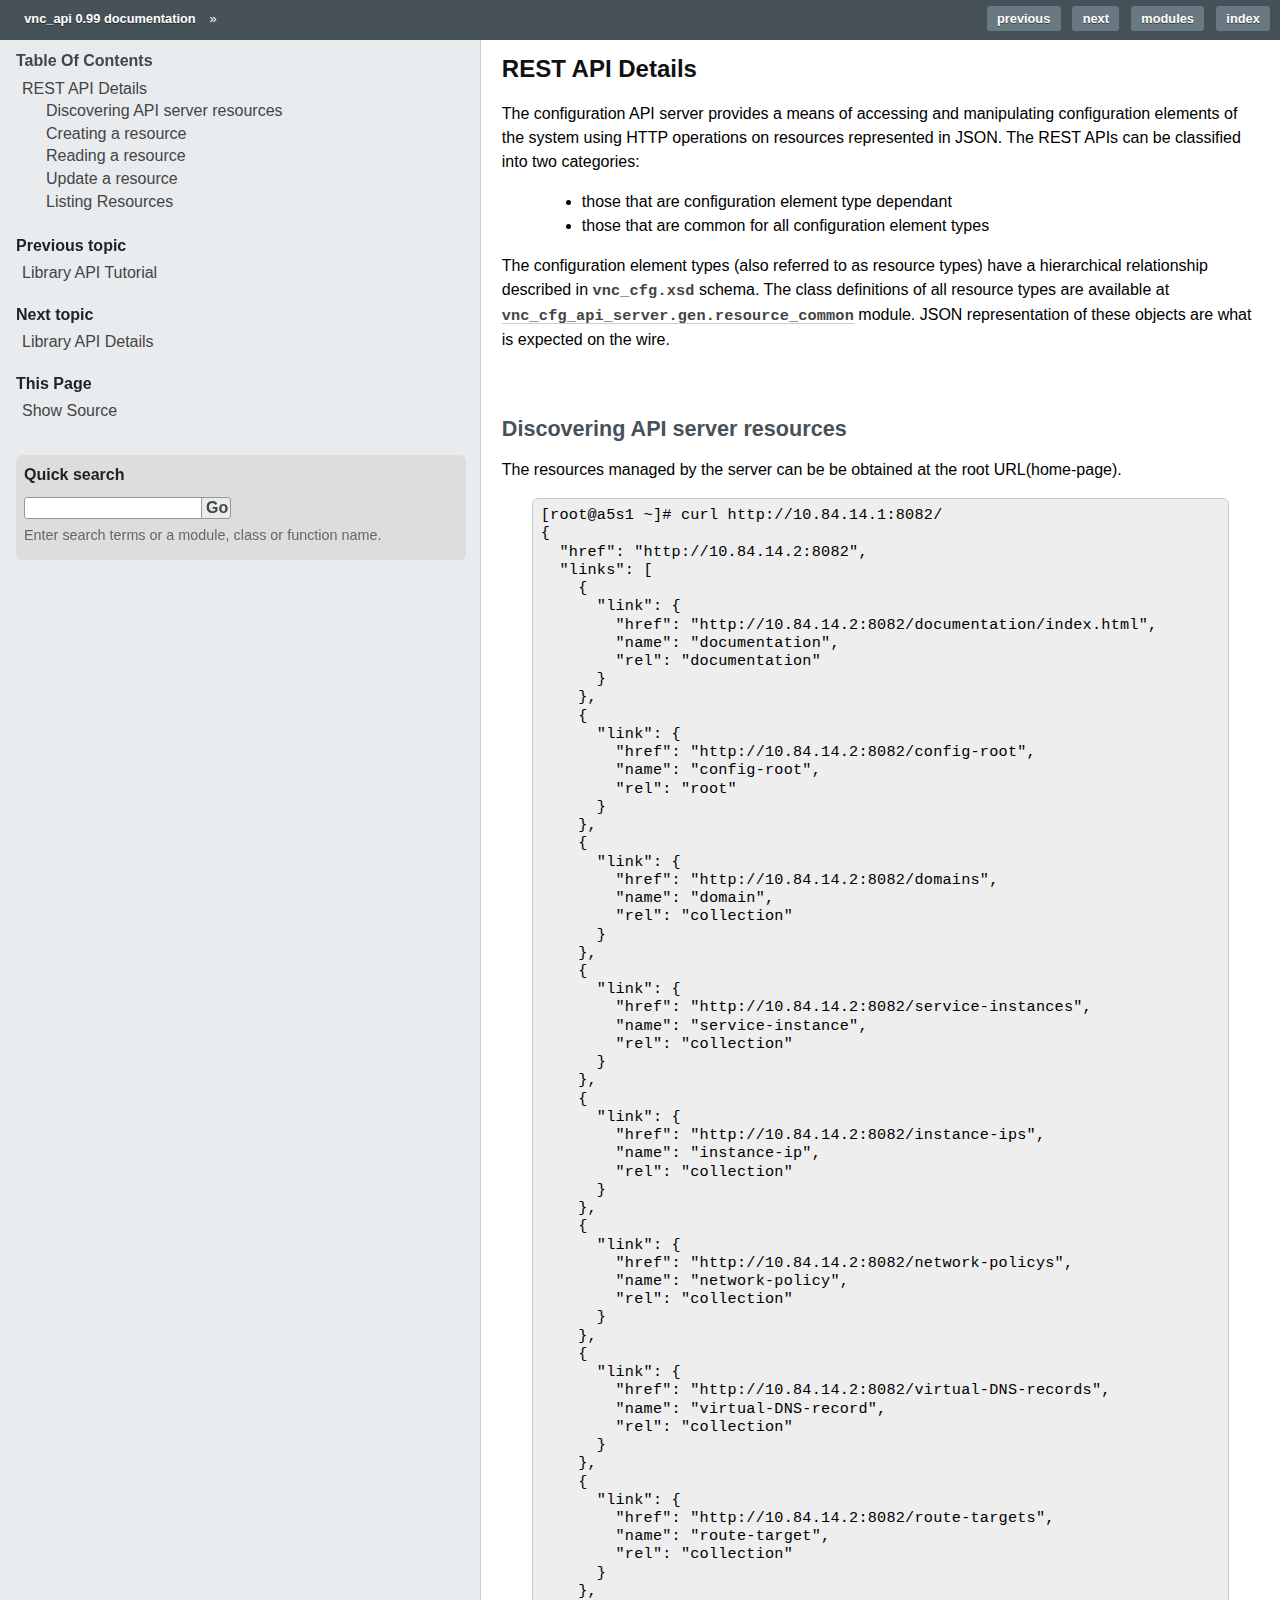
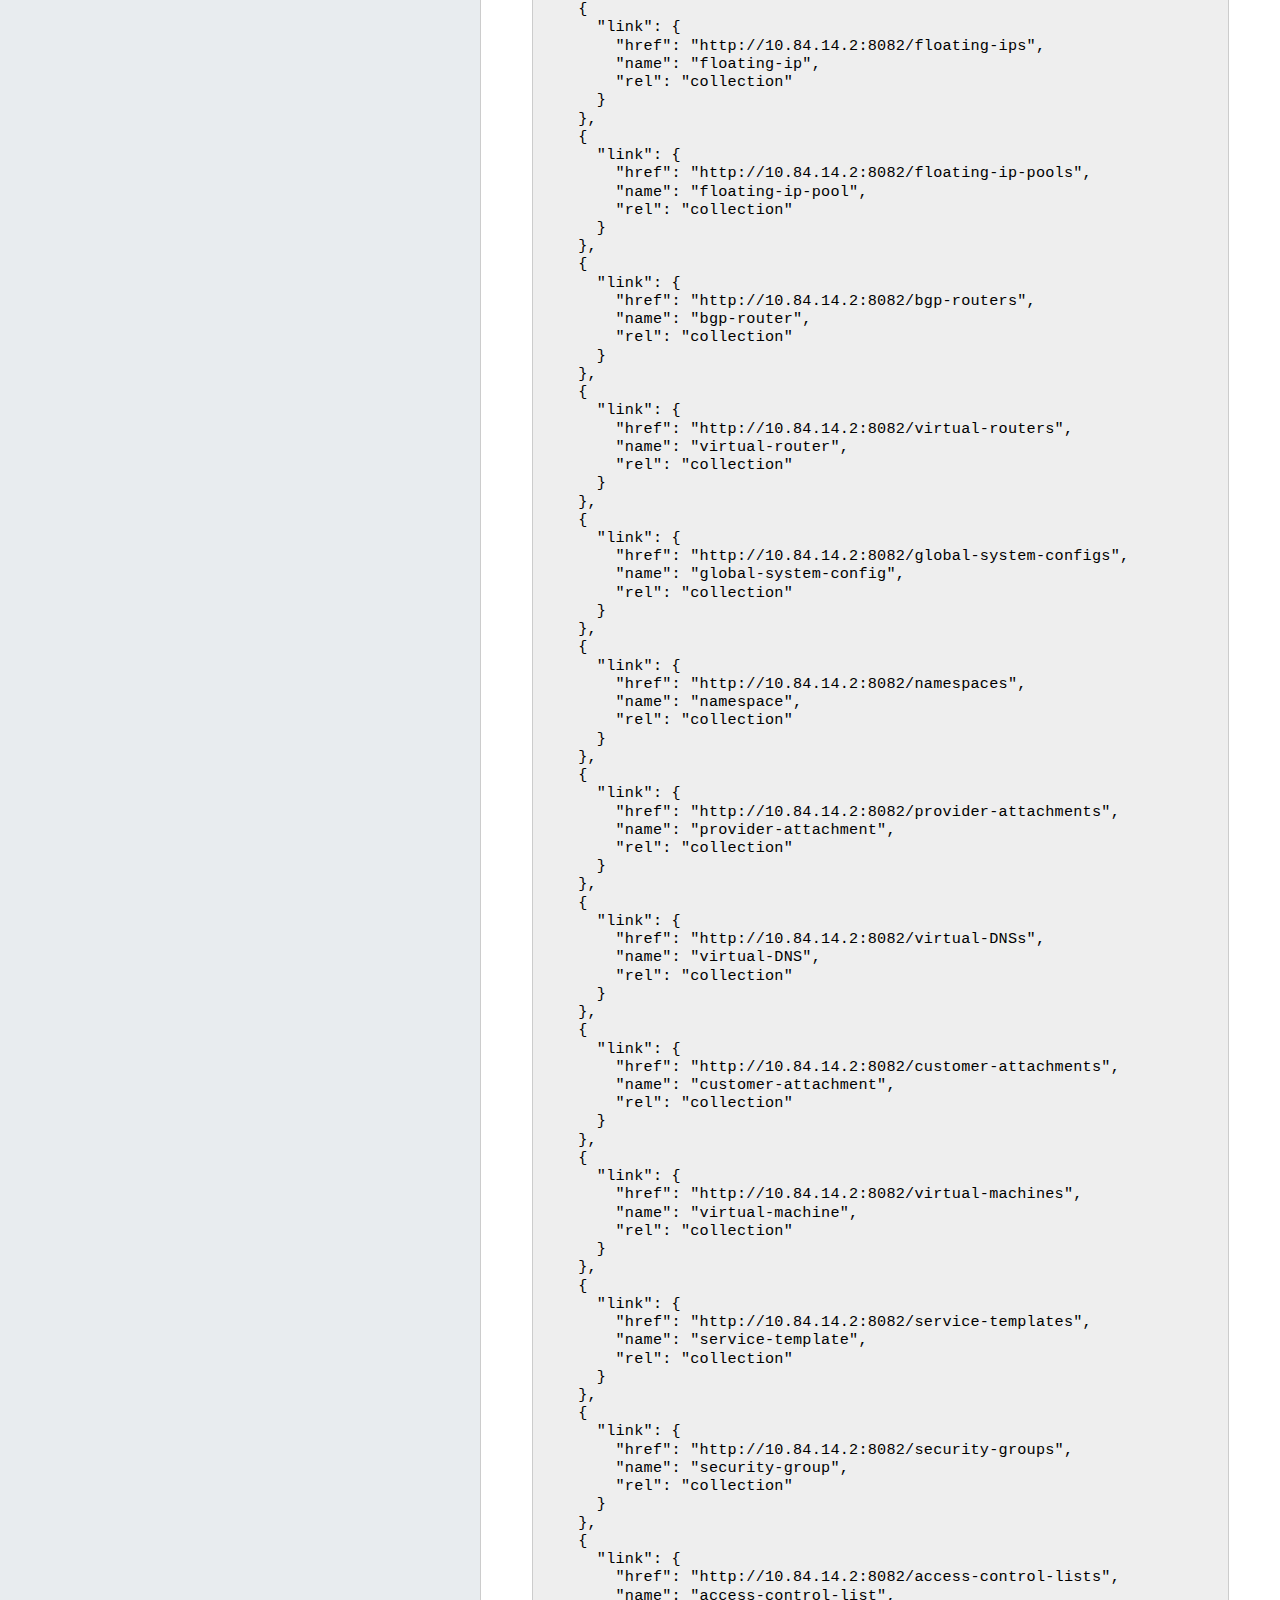
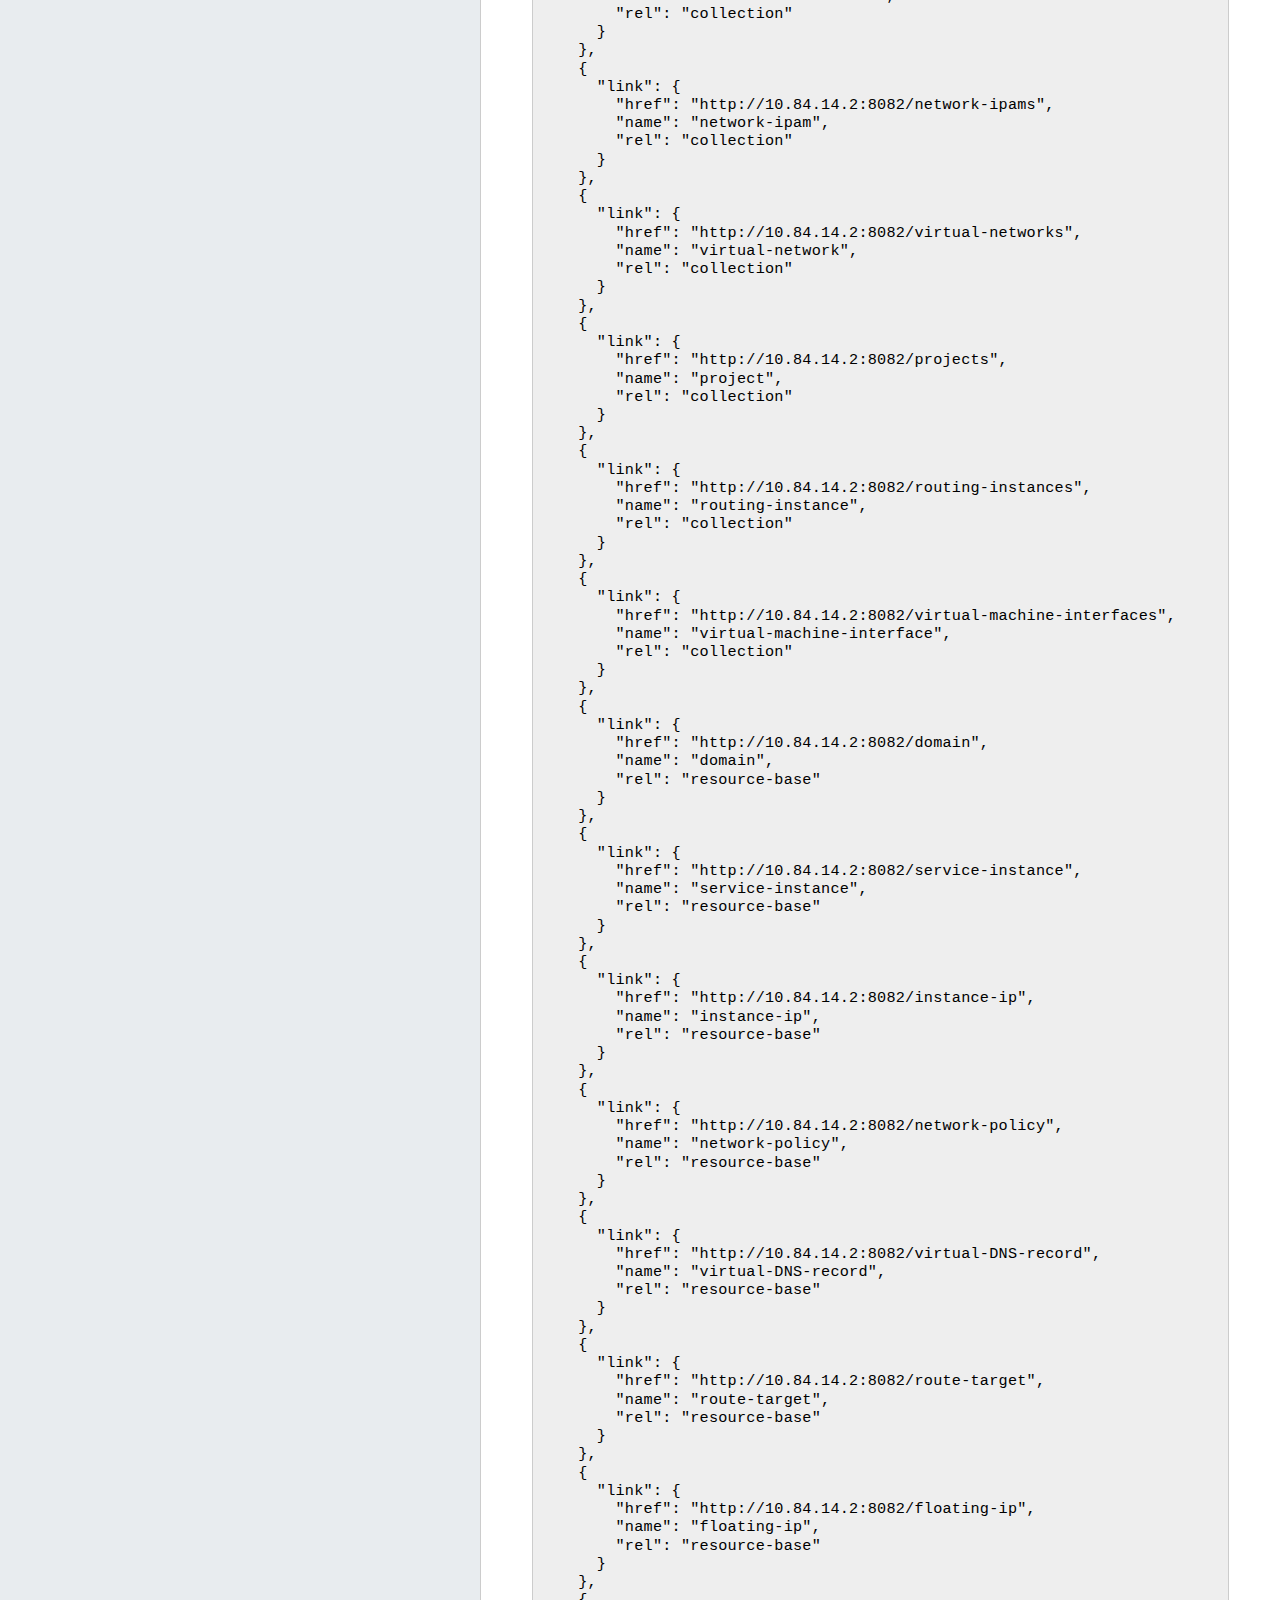
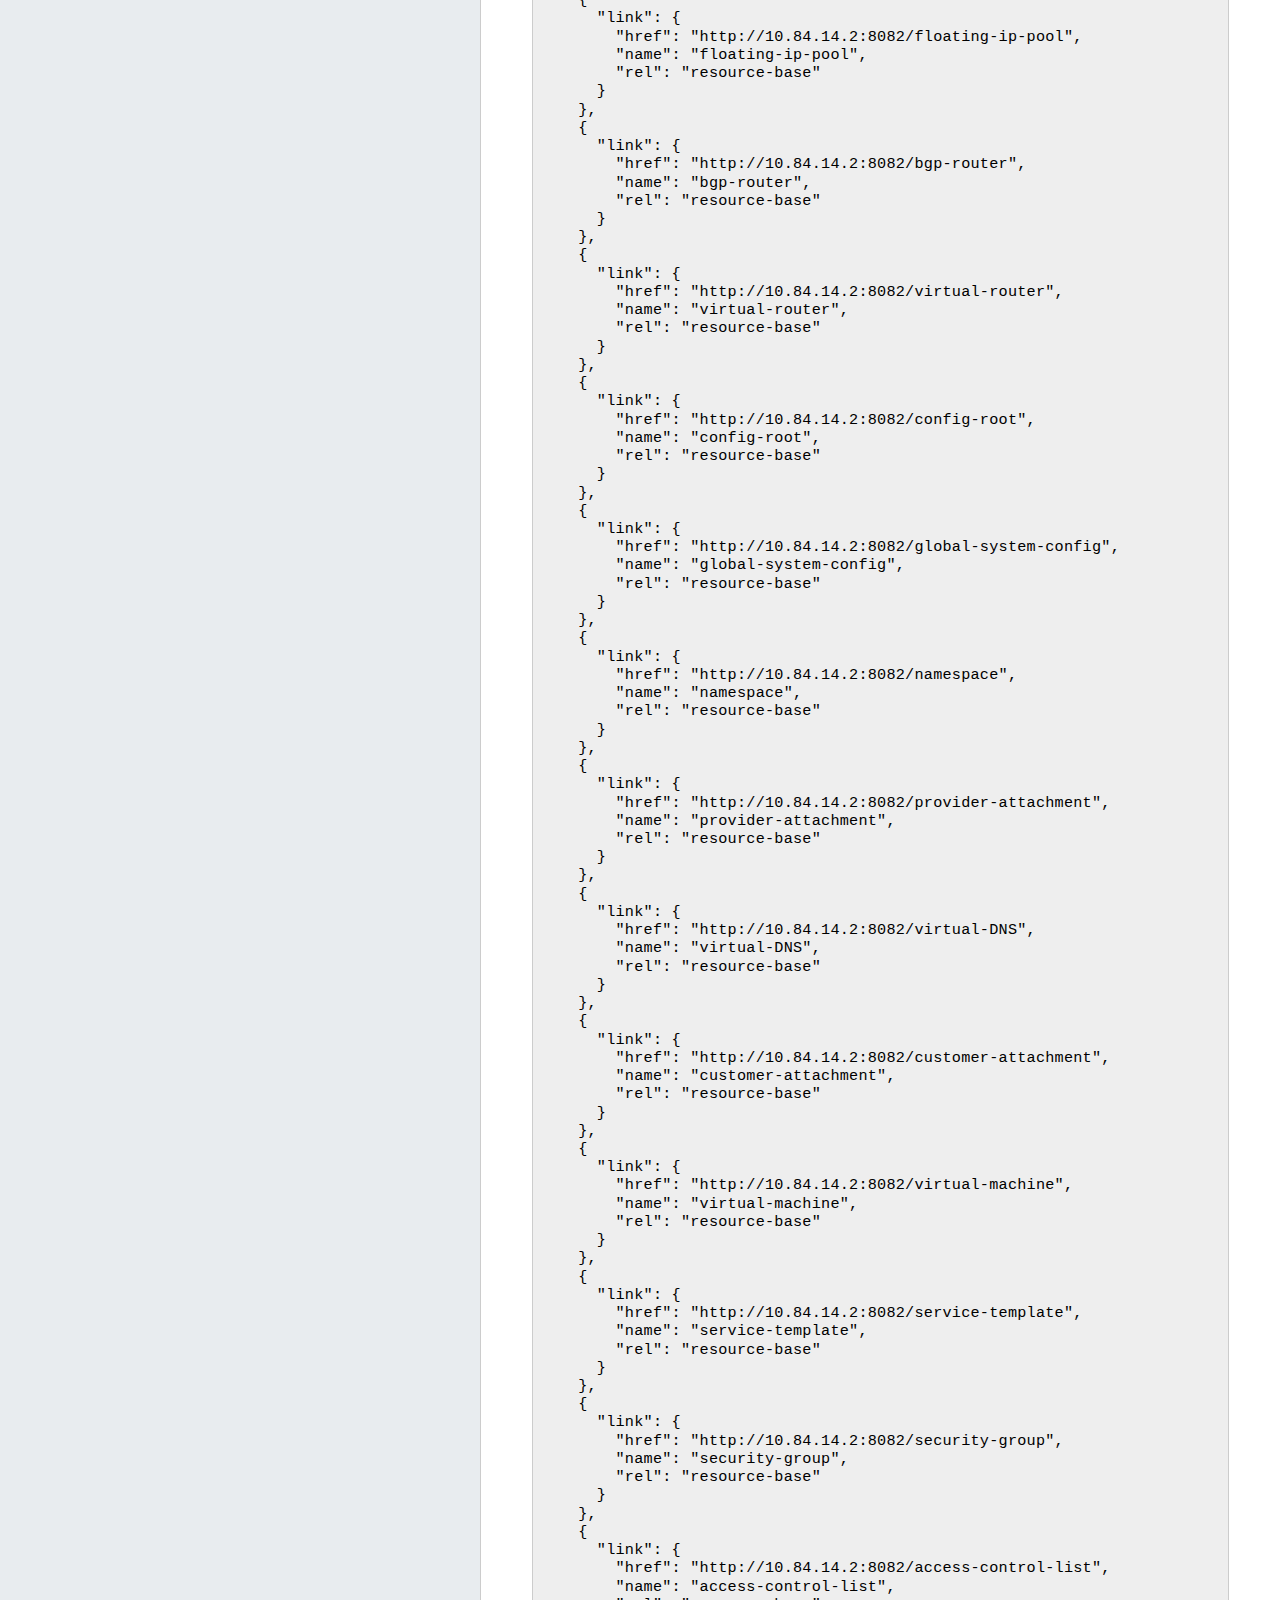
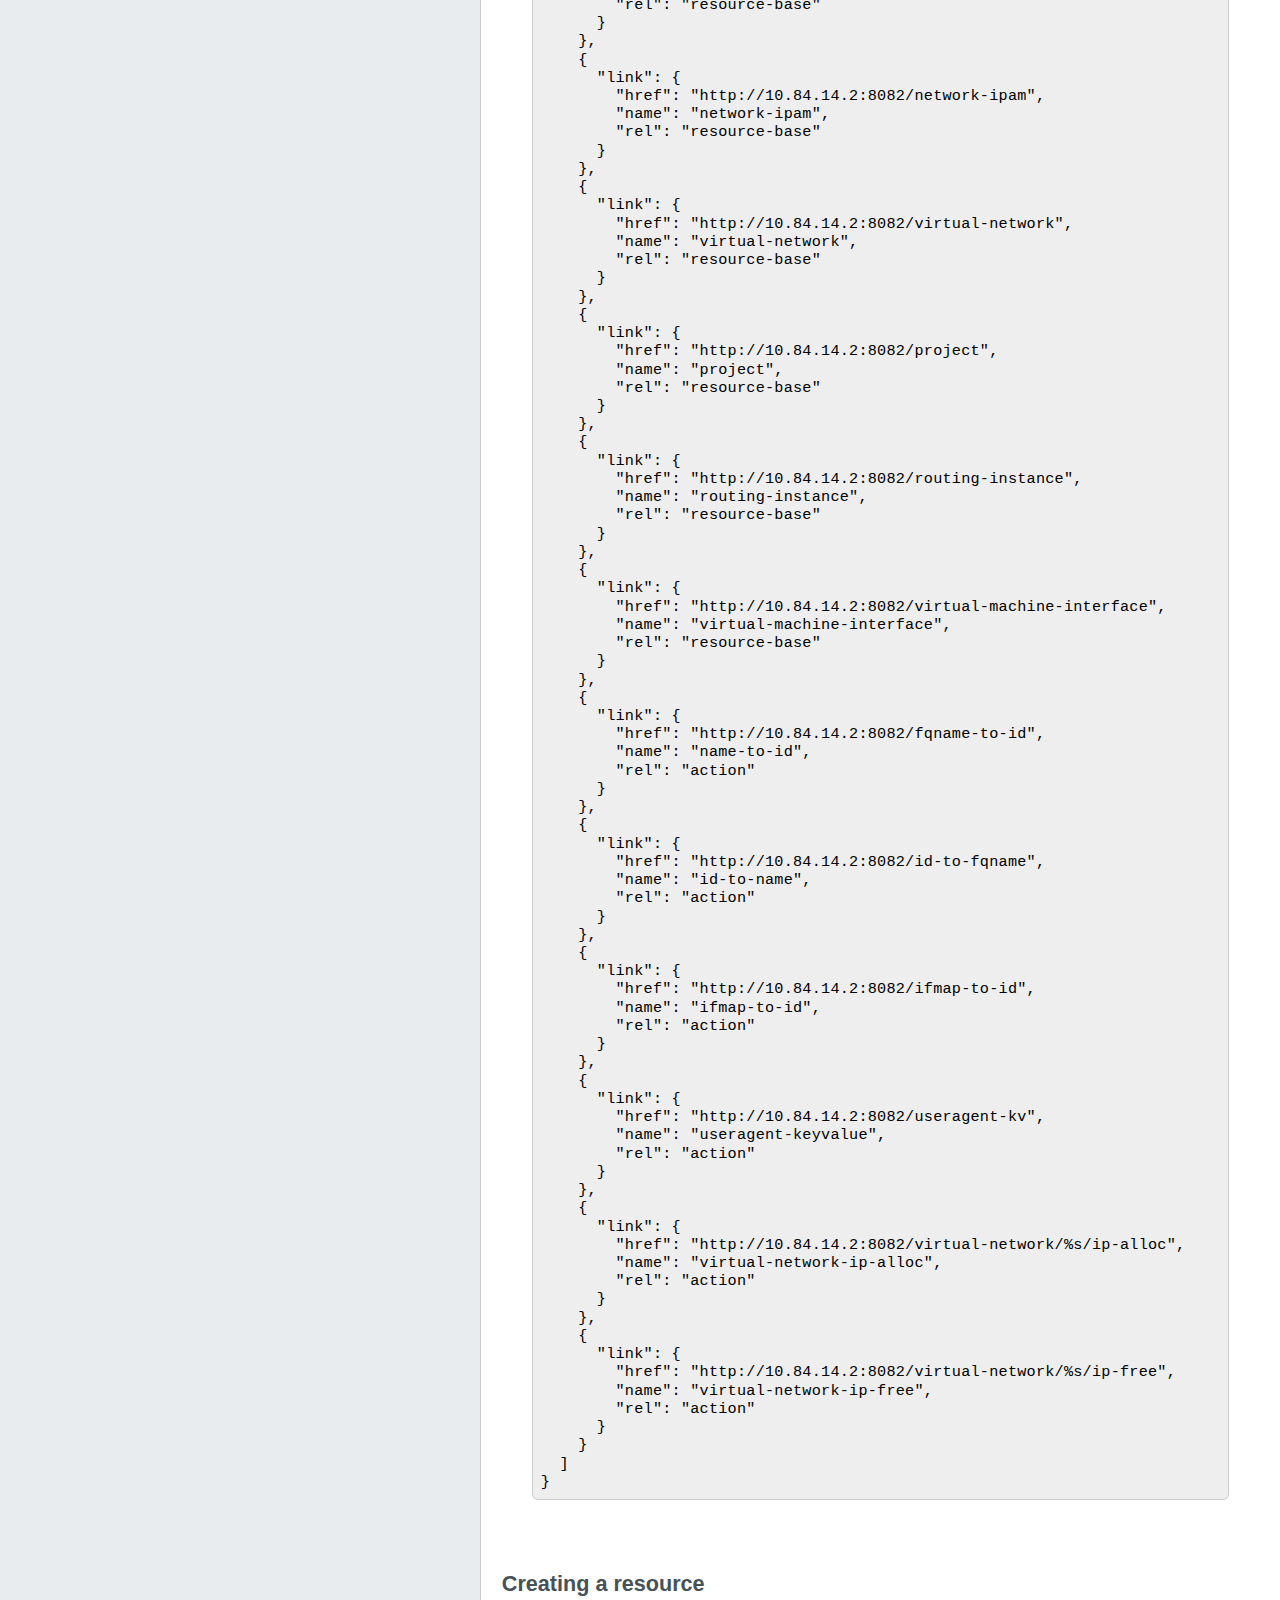
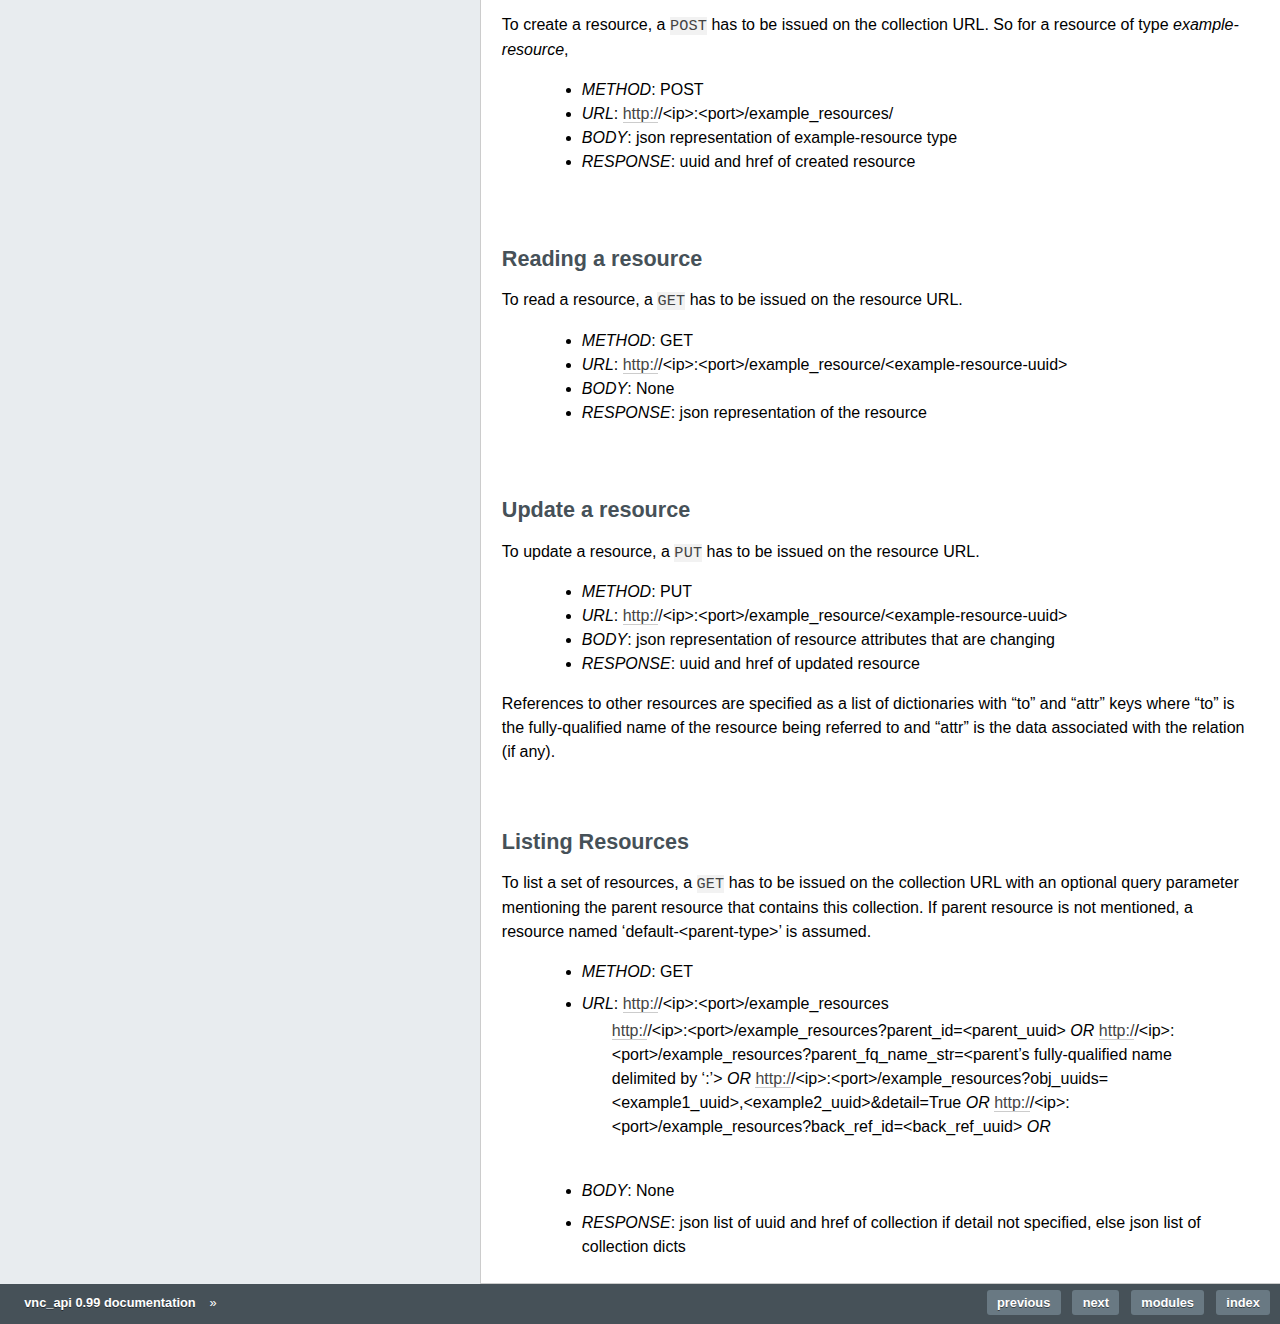
<file: configuration-schema-documentation/html/rest_details.html>
<!DOCTYPE html PUBLIC "-//W3C//DTD XHTML 1.0 Transitional//EN"
  "http://www.w3.org/TR/xhtml1/DTD/xhtml1-transitional.dtd">


<html xmlns="http://www.w3.org/1999/xhtml">
  <head>
    <meta http-equiv="Content-Type" content="text/html; charset=utf-8" />
    
    <title>REST API Details &mdash; vnc_api 0.99 documentation</title>
    
    <link rel="stylesheet" href="_static/rtd.css" type="text/css" />
    <link rel="stylesheet" href="_static/pygments.css" type="text/css" />
    
    <script type="text/javascript">
      var DOCUMENTATION_OPTIONS = {
        URL_ROOT:    './',
        VERSION:     '0.99',
        COLLAPSE_INDEX: false,
        FILE_SUFFIX: '.html',
        HAS_SOURCE:  true
      };
    </script>
    <script type="text/javascript" src="_static/jquery.js"></script>
    <script type="text/javascript" src="_static/underscore.js"></script>
    <script type="text/javascript" src="_static/doctools.js"></script>
    <script type="text/javascript" src="_static/myscript.js"></script>
    <link rel="top" title="vnc_api 0.99 documentation" href="index.html" />
    <link rel="next" title="Library API Details" href="library_details.html" />
    <link rel="prev" title="Library API Tutorial" href="tutorial_with_library.html" /> 
  </head>
  <body>
    <div class="related">
      <h3>Navigation</h3>
      <ul>
        <li class="right" style="margin-right: 10px">
          <a href="genindex.html" title="General Index"
             accesskey="I">index</a></li>
        <li class="right" >
          <a href="py-modindex.html" title="Python Module Index"
             >modules</a> |</li>
        <li class="right" >
          <a href="library_details.html" title="Library API Details"
             accesskey="N">next</a> |</li>
        <li class="right" >
          <a href="tutorial_with_library.html" title="Library API Tutorial"
             accesskey="P">previous</a> |</li>
        <li><a href="index.html">vnc_api 0.99 documentation</a> &raquo;</li> 
      </ul>
    </div>  

    <div class="document">
      <div class="documentwrapper">
        <div class="bodywrapper">
          <div class="body">
            
  <div class="section" id="rest-api-details">
<h1>REST API Details<a class="headerlink" href="#rest-api-details" title="Permalink to this headline">¶</a></h1>
<p>The configuration API server provides a means of accessing and manipulating configuration
elements of the system using HTTP operations on resources represented in JSON.
The REST APIs can be classified into two categories:</p>
<blockquote>
<div><ul class="simple">
<li>those that are configuration element type dependant</li>
<li>those that are common for all configuration element types</li>
</ul>
</div></blockquote>
<p>The configuration element types (also referred to as resource types) have a hierarchical relationship
described in <tt class="xref doc docutils literal"><span class="pre">vnc_cfg.xsd</span></tt> schema. The class definitions of all resource types are available at
<a class="reference internal" href="vnc_cfg_api_server.gen.html#module-vnc_cfg_api_server.gen.resource_common" title="vnc_cfg_api_server.gen.resource_common"><tt class="xref py py-mod docutils literal"><span class="pre">vnc_cfg_api_server.gen.resource_common</span></tt></a> module. JSON representation of these objects are what is
expected on the wire.</p>
<div class="section" id="discovering-api-server-resources">
<h2>Discovering API server resources<a class="headerlink" href="#discovering-api-server-resources" title="Permalink to this headline">¶</a></h2>
<p>The resources managed by the server can be be obtained at the root URL(home-page).</p>
<div class="highlight-python"><div class="highlight"><pre>[root@a5s1 ~]# curl http://10.84.14.1:8082/
{
  &quot;href&quot;: &quot;http://10.84.14.2:8082&quot;,
  &quot;links&quot;: [
    {
      &quot;link&quot;: {
        &quot;href&quot;: &quot;http://10.84.14.2:8082/documentation/index.html&quot;,
        &quot;name&quot;: &quot;documentation&quot;,
        &quot;rel&quot;: &quot;documentation&quot;
      }
    },
    {
      &quot;link&quot;: {
        &quot;href&quot;: &quot;http://10.84.14.2:8082/config-root&quot;,
        &quot;name&quot;: &quot;config-root&quot;,
        &quot;rel&quot;: &quot;root&quot;
      }
    },
    {
      &quot;link&quot;: {
        &quot;href&quot;: &quot;http://10.84.14.2:8082/domains&quot;,
        &quot;name&quot;: &quot;domain&quot;,
        &quot;rel&quot;: &quot;collection&quot;
      }
    },
    {
      &quot;link&quot;: {
        &quot;href&quot;: &quot;http://10.84.14.2:8082/service-instances&quot;,
        &quot;name&quot;: &quot;service-instance&quot;,
        &quot;rel&quot;: &quot;collection&quot;
      }
    },
    {
      &quot;link&quot;: {
        &quot;href&quot;: &quot;http://10.84.14.2:8082/instance-ips&quot;,
        &quot;name&quot;: &quot;instance-ip&quot;,
        &quot;rel&quot;: &quot;collection&quot;
      }
    },
    {
      &quot;link&quot;: {
        &quot;href&quot;: &quot;http://10.84.14.2:8082/network-policys&quot;,
        &quot;name&quot;: &quot;network-policy&quot;,
        &quot;rel&quot;: &quot;collection&quot;
      }
    },
    {
      &quot;link&quot;: {
        &quot;href&quot;: &quot;http://10.84.14.2:8082/virtual-DNS-records&quot;,
        &quot;name&quot;: &quot;virtual-DNS-record&quot;,
        &quot;rel&quot;: &quot;collection&quot;
      }
    },
    {
      &quot;link&quot;: {
        &quot;href&quot;: &quot;http://10.84.14.2:8082/route-targets&quot;,
        &quot;name&quot;: &quot;route-target&quot;,
        &quot;rel&quot;: &quot;collection&quot;
      }
    },
    {
      &quot;link&quot;: {
        &quot;href&quot;: &quot;http://10.84.14.2:8082/floating-ips&quot;,
        &quot;name&quot;: &quot;floating-ip&quot;,
        &quot;rel&quot;: &quot;collection&quot;
      }
    },
    {
      &quot;link&quot;: {
        &quot;href&quot;: &quot;http://10.84.14.2:8082/floating-ip-pools&quot;,
        &quot;name&quot;: &quot;floating-ip-pool&quot;,
        &quot;rel&quot;: &quot;collection&quot;
      }
    },
    {
      &quot;link&quot;: {
        &quot;href&quot;: &quot;http://10.84.14.2:8082/bgp-routers&quot;,
        &quot;name&quot;: &quot;bgp-router&quot;,
        &quot;rel&quot;: &quot;collection&quot;
      }
    },
    {
      &quot;link&quot;: {
        &quot;href&quot;: &quot;http://10.84.14.2:8082/virtual-routers&quot;,
        &quot;name&quot;: &quot;virtual-router&quot;,
        &quot;rel&quot;: &quot;collection&quot;
      }
    },
    {
      &quot;link&quot;: {
        &quot;href&quot;: &quot;http://10.84.14.2:8082/global-system-configs&quot;,
        &quot;name&quot;: &quot;global-system-config&quot;,
        &quot;rel&quot;: &quot;collection&quot;
      }
    },
    {
      &quot;link&quot;: {
        &quot;href&quot;: &quot;http://10.84.14.2:8082/namespaces&quot;,
        &quot;name&quot;: &quot;namespace&quot;,
        &quot;rel&quot;: &quot;collection&quot;
      }
    },
    {
      &quot;link&quot;: {
        &quot;href&quot;: &quot;http://10.84.14.2:8082/provider-attachments&quot;,
        &quot;name&quot;: &quot;provider-attachment&quot;,
        &quot;rel&quot;: &quot;collection&quot;
      }
    },
    {
      &quot;link&quot;: {
        &quot;href&quot;: &quot;http://10.84.14.2:8082/virtual-DNSs&quot;,
        &quot;name&quot;: &quot;virtual-DNS&quot;,
        &quot;rel&quot;: &quot;collection&quot;
      }
    },
    {
      &quot;link&quot;: {
        &quot;href&quot;: &quot;http://10.84.14.2:8082/customer-attachments&quot;,
        &quot;name&quot;: &quot;customer-attachment&quot;,
        &quot;rel&quot;: &quot;collection&quot;
      }
    },
    {
      &quot;link&quot;: {
        &quot;href&quot;: &quot;http://10.84.14.2:8082/virtual-machines&quot;,
        &quot;name&quot;: &quot;virtual-machine&quot;,
        &quot;rel&quot;: &quot;collection&quot;
      }
    },
    {
      &quot;link&quot;: {
        &quot;href&quot;: &quot;http://10.84.14.2:8082/service-templates&quot;,
        &quot;name&quot;: &quot;service-template&quot;,
        &quot;rel&quot;: &quot;collection&quot;
      }
    },
    {
      &quot;link&quot;: {
        &quot;href&quot;: &quot;http://10.84.14.2:8082/security-groups&quot;,
        &quot;name&quot;: &quot;security-group&quot;,
        &quot;rel&quot;: &quot;collection&quot;
      }
    },
    {
      &quot;link&quot;: {
        &quot;href&quot;: &quot;http://10.84.14.2:8082/access-control-lists&quot;,
        &quot;name&quot;: &quot;access-control-list&quot;,
        &quot;rel&quot;: &quot;collection&quot;
      }
    },
    {
      &quot;link&quot;: {
        &quot;href&quot;: &quot;http://10.84.14.2:8082/network-ipams&quot;,
        &quot;name&quot;: &quot;network-ipam&quot;,
        &quot;rel&quot;: &quot;collection&quot;
      }
    },
    {
      &quot;link&quot;: {
        &quot;href&quot;: &quot;http://10.84.14.2:8082/virtual-networks&quot;,
        &quot;name&quot;: &quot;virtual-network&quot;,
        &quot;rel&quot;: &quot;collection&quot;
      }
    },
    {
      &quot;link&quot;: {
        &quot;href&quot;: &quot;http://10.84.14.2:8082/projects&quot;,
        &quot;name&quot;: &quot;project&quot;,
        &quot;rel&quot;: &quot;collection&quot;
      }
    },
    {
      &quot;link&quot;: {
        &quot;href&quot;: &quot;http://10.84.14.2:8082/routing-instances&quot;,
        &quot;name&quot;: &quot;routing-instance&quot;,
        &quot;rel&quot;: &quot;collection&quot;
      }
    },
    {
      &quot;link&quot;: {
        &quot;href&quot;: &quot;http://10.84.14.2:8082/virtual-machine-interfaces&quot;,
        &quot;name&quot;: &quot;virtual-machine-interface&quot;,
        &quot;rel&quot;: &quot;collection&quot;
      }
    },
    {
      &quot;link&quot;: {
        &quot;href&quot;: &quot;http://10.84.14.2:8082/domain&quot;,
        &quot;name&quot;: &quot;domain&quot;,
        &quot;rel&quot;: &quot;resource-base&quot;
      }
    },
    {
      &quot;link&quot;: {
        &quot;href&quot;: &quot;http://10.84.14.2:8082/service-instance&quot;,
        &quot;name&quot;: &quot;service-instance&quot;,
        &quot;rel&quot;: &quot;resource-base&quot;
      }
    },
    {
      &quot;link&quot;: {
        &quot;href&quot;: &quot;http://10.84.14.2:8082/instance-ip&quot;,
        &quot;name&quot;: &quot;instance-ip&quot;,
        &quot;rel&quot;: &quot;resource-base&quot;
      }
    },
    {
      &quot;link&quot;: {
        &quot;href&quot;: &quot;http://10.84.14.2:8082/network-policy&quot;,
        &quot;name&quot;: &quot;network-policy&quot;,
        &quot;rel&quot;: &quot;resource-base&quot;
      }
    },
    {
      &quot;link&quot;: {
        &quot;href&quot;: &quot;http://10.84.14.2:8082/virtual-DNS-record&quot;,
        &quot;name&quot;: &quot;virtual-DNS-record&quot;,
        &quot;rel&quot;: &quot;resource-base&quot;
      }
    },
    {
      &quot;link&quot;: {
        &quot;href&quot;: &quot;http://10.84.14.2:8082/route-target&quot;,
        &quot;name&quot;: &quot;route-target&quot;,
        &quot;rel&quot;: &quot;resource-base&quot;
      }
    },
    {
      &quot;link&quot;: {
        &quot;href&quot;: &quot;http://10.84.14.2:8082/floating-ip&quot;,
        &quot;name&quot;: &quot;floating-ip&quot;,
        &quot;rel&quot;: &quot;resource-base&quot;
      }
    },
    {
      &quot;link&quot;: {
        &quot;href&quot;: &quot;http://10.84.14.2:8082/floating-ip-pool&quot;,
        &quot;name&quot;: &quot;floating-ip-pool&quot;,
        &quot;rel&quot;: &quot;resource-base&quot;
      }
    },
    {
      &quot;link&quot;: {
        &quot;href&quot;: &quot;http://10.84.14.2:8082/bgp-router&quot;,
        &quot;name&quot;: &quot;bgp-router&quot;,
        &quot;rel&quot;: &quot;resource-base&quot;
      }
    },
    {
      &quot;link&quot;: {
        &quot;href&quot;: &quot;http://10.84.14.2:8082/virtual-router&quot;,
        &quot;name&quot;: &quot;virtual-router&quot;,
        &quot;rel&quot;: &quot;resource-base&quot;
      }
    },
    {
      &quot;link&quot;: {
        &quot;href&quot;: &quot;http://10.84.14.2:8082/config-root&quot;,
        &quot;name&quot;: &quot;config-root&quot;,
        &quot;rel&quot;: &quot;resource-base&quot;
      }
    },
    {
      &quot;link&quot;: {
        &quot;href&quot;: &quot;http://10.84.14.2:8082/global-system-config&quot;,
        &quot;name&quot;: &quot;global-system-config&quot;,
        &quot;rel&quot;: &quot;resource-base&quot;
      }
    },
    {
      &quot;link&quot;: {
        &quot;href&quot;: &quot;http://10.84.14.2:8082/namespace&quot;,
        &quot;name&quot;: &quot;namespace&quot;,
        &quot;rel&quot;: &quot;resource-base&quot;
      }
    },
    {
      &quot;link&quot;: {
        &quot;href&quot;: &quot;http://10.84.14.2:8082/provider-attachment&quot;,
        &quot;name&quot;: &quot;provider-attachment&quot;,
        &quot;rel&quot;: &quot;resource-base&quot;
      }
    },
    {
      &quot;link&quot;: {
        &quot;href&quot;: &quot;http://10.84.14.2:8082/virtual-DNS&quot;,
        &quot;name&quot;: &quot;virtual-DNS&quot;,
        &quot;rel&quot;: &quot;resource-base&quot;
      }
    },
    {
      &quot;link&quot;: {
        &quot;href&quot;: &quot;http://10.84.14.2:8082/customer-attachment&quot;,
        &quot;name&quot;: &quot;customer-attachment&quot;,
        &quot;rel&quot;: &quot;resource-base&quot;
      }
    },
    {
      &quot;link&quot;: {
        &quot;href&quot;: &quot;http://10.84.14.2:8082/virtual-machine&quot;,
        &quot;name&quot;: &quot;virtual-machine&quot;,
        &quot;rel&quot;: &quot;resource-base&quot;
      }
    },
    {
      &quot;link&quot;: {
        &quot;href&quot;: &quot;http://10.84.14.2:8082/service-template&quot;,
        &quot;name&quot;: &quot;service-template&quot;,
        &quot;rel&quot;: &quot;resource-base&quot;
      }
    },
    {
      &quot;link&quot;: {
        &quot;href&quot;: &quot;http://10.84.14.2:8082/security-group&quot;,
        &quot;name&quot;: &quot;security-group&quot;,
        &quot;rel&quot;: &quot;resource-base&quot;
      }
    },
    {
      &quot;link&quot;: {
        &quot;href&quot;: &quot;http://10.84.14.2:8082/access-control-list&quot;,
        &quot;name&quot;: &quot;access-control-list&quot;,
        &quot;rel&quot;: &quot;resource-base&quot;
      }
    },
    {
      &quot;link&quot;: {
        &quot;href&quot;: &quot;http://10.84.14.2:8082/network-ipam&quot;,
        &quot;name&quot;: &quot;network-ipam&quot;,
        &quot;rel&quot;: &quot;resource-base&quot;
      }
    },
    {
      &quot;link&quot;: {
        &quot;href&quot;: &quot;http://10.84.14.2:8082/virtual-network&quot;,
        &quot;name&quot;: &quot;virtual-network&quot;,
        &quot;rel&quot;: &quot;resource-base&quot;
      }
    },
    {
      &quot;link&quot;: {
        &quot;href&quot;: &quot;http://10.84.14.2:8082/project&quot;,
        &quot;name&quot;: &quot;project&quot;,
        &quot;rel&quot;: &quot;resource-base&quot;
      }
    },
    {
      &quot;link&quot;: {
        &quot;href&quot;: &quot;http://10.84.14.2:8082/routing-instance&quot;,
        &quot;name&quot;: &quot;routing-instance&quot;,
        &quot;rel&quot;: &quot;resource-base&quot;
      }
    },
    {
      &quot;link&quot;: {
        &quot;href&quot;: &quot;http://10.84.14.2:8082/virtual-machine-interface&quot;,
        &quot;name&quot;: &quot;virtual-machine-interface&quot;,
        &quot;rel&quot;: &quot;resource-base&quot;
      }
    },
    {
      &quot;link&quot;: {
        &quot;href&quot;: &quot;http://10.84.14.2:8082/fqname-to-id&quot;,
        &quot;name&quot;: &quot;name-to-id&quot;,
        &quot;rel&quot;: &quot;action&quot;
      }
    },
    {
      &quot;link&quot;: {
        &quot;href&quot;: &quot;http://10.84.14.2:8082/id-to-fqname&quot;,
        &quot;name&quot;: &quot;id-to-name&quot;,
        &quot;rel&quot;: &quot;action&quot;
      }
    },
    {
      &quot;link&quot;: {
        &quot;href&quot;: &quot;http://10.84.14.2:8082/ifmap-to-id&quot;,
        &quot;name&quot;: &quot;ifmap-to-id&quot;,
        &quot;rel&quot;: &quot;action&quot;
      }
    },
    {
      &quot;link&quot;: {
        &quot;href&quot;: &quot;http://10.84.14.2:8082/useragent-kv&quot;,
        &quot;name&quot;: &quot;useragent-keyvalue&quot;,
        &quot;rel&quot;: &quot;action&quot;
      }
    },
    {
      &quot;link&quot;: {
        &quot;href&quot;: &quot;http://10.84.14.2:8082/virtual-network/%s/ip-alloc&quot;,
        &quot;name&quot;: &quot;virtual-network-ip-alloc&quot;,
        &quot;rel&quot;: &quot;action&quot;
      }
    },
    {
      &quot;link&quot;: {
        &quot;href&quot;: &quot;http://10.84.14.2:8082/virtual-network/%s/ip-free&quot;,
        &quot;name&quot;: &quot;virtual-network-ip-free&quot;,
        &quot;rel&quot;: &quot;action&quot;
      }
    }
  ]
}
</pre></div>
</div>
</div>
<div class="section" id="creating-a-resource">
<h2>Creating a resource<a class="headerlink" href="#creating-a-resource" title="Permalink to this headline">¶</a></h2>
<p>To create a resource, a <tt class="docutils literal"><span class="pre">POST</span></tt> has to be issued on the collection URL.
So for a resource of type <em>example-resource</em>,</p>
<blockquote>
<div><ul class="simple">
<li><em>METHOD</em>: POST</li>
<li><em>URL</em>: <a class="reference external" href="http:/">http:/</a>/&lt;ip&gt;:&lt;port&gt;/example_resources/</li>
<li><em>BODY</em>: json representation of example-resource type</li>
<li><em>RESPONSE</em>: uuid and href of created resource</li>
</ul>
</div></blockquote>
</div>
<div class="section" id="reading-a-resource">
<h2>Reading a resource<a class="headerlink" href="#reading-a-resource" title="Permalink to this headline">¶</a></h2>
<p>To read a resource, a <tt class="docutils literal"><span class="pre">GET</span></tt> has to be issued on the resource URL.</p>
<blockquote>
<div><ul class="simple">
<li><em>METHOD</em>: GET</li>
<li><em>URL</em>: <a class="reference external" href="http:/">http:/</a>/&lt;ip&gt;:&lt;port&gt;/example_resource/&lt;example-resource-uuid&gt;</li>
<li><em>BODY</em>: None</li>
<li><em>RESPONSE</em>: json representation of the resource</li>
</ul>
</div></blockquote>
</div>
<div class="section" id="update-a-resource">
<h2>Update a resource<a class="headerlink" href="#update-a-resource" title="Permalink to this headline">¶</a></h2>
<p>To update a resource, a <tt class="docutils literal"><span class="pre">PUT</span></tt> has to be issued on the resource URL.</p>
<blockquote>
<div><ul class="simple">
<li><em>METHOD</em>: PUT</li>
<li><em>URL</em>: <a class="reference external" href="http:/">http:/</a>/&lt;ip&gt;:&lt;port&gt;/example_resource/&lt;example-resource-uuid&gt;</li>
<li><em>BODY</em>: json representation of resource attributes that are changing</li>
<li><em>RESPONSE</em>: uuid and href of updated resource</li>
</ul>
</div></blockquote>
<p>References to other resources are specified as a list of dictionaries with
&#8220;to&#8221; and  &#8220;attr&#8221; keys where &#8220;to&#8221; is the fully-qualified name of the resource
being referred to and &#8220;attr&#8221; is the data associated with the relation (if any).</p>
</div>
<div class="section" id="listing-resources">
<h2>Listing Resources<a class="headerlink" href="#listing-resources" title="Permalink to this headline">¶</a></h2>
<p>To list a set of resources, a <tt class="docutils literal"><span class="pre">GET</span></tt> has to be issued on the collection URL
with an optional query parameter mentioning the parent resource that contains
this collection. If parent resource is not mentioned, a resource named
&#8216;default-&lt;parent-type&gt;&#8217; is assumed.</p>
<blockquote>
<div><ul>
<li><p class="first"><em>METHOD</em>: GET</p>
</li>
<li><dl class="first docutils">
<dt><em>URL</em>: <a class="reference external" href="http:/">http:/</a>/&lt;ip&gt;:&lt;port&gt;/example_resources</dt>
<dd><p class="first last"><a class="reference external" href="http:/">http:/</a>/&lt;ip&gt;:&lt;port&gt;/example_resources?parent_id=&lt;parent_uuid&gt; <em>OR</em>
<a class="reference external" href="http:/">http:/</a>/&lt;ip&gt;:&lt;port&gt;/example_resources?parent_fq_name_str=&lt;parent&#8217;s fully-qualified name delimited by &#8216;:&#8217;&gt; <em>OR</em>
<a class="reference external" href="http:/">http:/</a>/&lt;ip&gt;:&lt;port&gt;/example_resources?obj_uuids=&lt;example1_uuid&gt;,&lt;example2_uuid&gt;&amp;detail=True <em>OR</em>
<a class="reference external" href="http:/">http:/</a>/&lt;ip&gt;:&lt;port&gt;/example_resources?back_ref_id=&lt;back_ref_uuid&gt; <em>OR</em></p>
</dd>
</dl>
</li>
<li><p class="first"><em>BODY</em>: None</p>
</li>
<li><p class="first"><em>RESPONSE</em>: json list of uuid and href of collection if detail not specified, else json list of collection dicts</p>
</li>
</ul>
</div></blockquote>
</div>
</div>


          </div>
        </div>
      </div>
      <div class="sphinxsidebar">
        <div class="sphinxsidebarwrapper">
  <h3><a href="index.html">Table Of Contents</a></h3>
  <ul>
<li><a class="reference internal" href="#">REST API Details</a><ul>
<li><a class="reference internal" href="#discovering-api-server-resources">Discovering API server resources</a></li>
<li><a class="reference internal" href="#creating-a-resource">Creating a resource</a></li>
<li><a class="reference internal" href="#reading-a-resource">Reading a resource</a></li>
<li><a class="reference internal" href="#update-a-resource">Update a resource</a></li>
<li><a class="reference internal" href="#listing-resources">Listing Resources</a></li>
</ul>
</li>
</ul>

  <h4>Previous topic</h4>
  <p class="topless"><a href="tutorial_with_library.html"
                        title="previous chapter">Library API Tutorial</a></p>
  <h4>Next topic</h4>
  <p class="topless"><a href="library_details.html"
                        title="next chapter">Library API Details</a></p>
  <h3>This Page</h3>
  <ul class="this-page-menu">
    <li><a href="_sources/rest_details.txt"
           rel="nofollow">Show Source</a></li>
  </ul>
<div id="searchbox" style="display: none">
  <h3>Quick search</h3>
    <form class="search" action="search.html" method="get">
      <input type="text" name="q" />
      <input type="submit" value="Go" />
      <input type="hidden" name="check_keywords" value="yes" />
      <input type="hidden" name="area" value="default" />
    </form>
    <p class="searchtip" style="font-size: 90%">
    Enter search terms or a module, class or function name.
    </p>
</div>
<script type="text/javascript">$('#searchbox').show(0);</script>
        </div>
      </div>
      <div class="clearer"></div>
    </div>
    <div class="related">
      <h3>Navigation</h3>
      <ul>
        <li class="right" style="margin-right: 10px">
          <a href="genindex.html" title="General Index"
             >index</a></li>
        <li class="right" >
          <a href="py-modindex.html" title="Python Module Index"
             >modules</a> |</li>
        <li class="right" >
          <a href="library_details.html" title="Library API Details"
             >next</a> |</li>
        <li class="right" >
          <a href="tutorial_with_library.html" title="Library API Tutorial"
             >previous</a> |</li>
        <li><a href="index.html">vnc_api 0.99 documentation</a> &raquo;</li> 
      </ul>
    </div>
    <div class="footer">
        &copy; Copyright 2013, Juniper Networks Inc..
      Created using <a href="http://sphinx-doc.org/">Sphinx</a> 1.2.2.
    </div>
  </body>
</html>
</file>
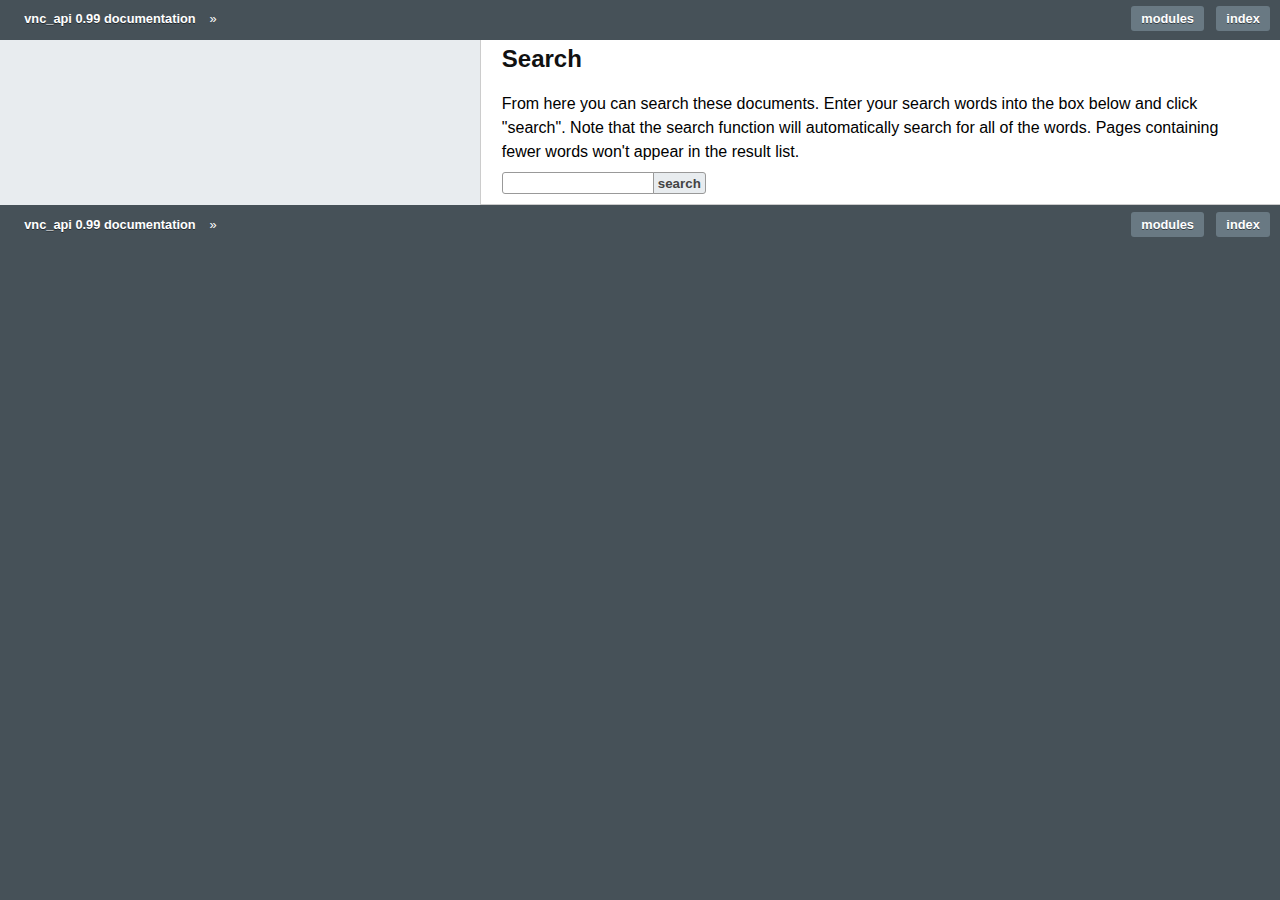
<file: configuration-schema-documentation/html/search.html>
<!DOCTYPE html PUBLIC "-//W3C//DTD XHTML 1.0 Transitional//EN"
  "http://www.w3.org/TR/xhtml1/DTD/xhtml1-transitional.dtd">


<html xmlns="http://www.w3.org/1999/xhtml">
  <head>
    <meta http-equiv="Content-Type" content="text/html; charset=utf-8" />
    
    <title>Search &mdash; vnc_api 0.99 documentation</title>
    
    <link rel="stylesheet" href="_static/rtd.css" type="text/css" />
    <link rel="stylesheet" href="_static/pygments.css" type="text/css" />
    
    <script type="text/javascript">
      var DOCUMENTATION_OPTIONS = {
        URL_ROOT:    './',
        VERSION:     '0.99',
        COLLAPSE_INDEX: false,
        FILE_SUFFIX: '.html',
        HAS_SOURCE:  true
      };
    </script>
    <script type="text/javascript" src="_static/jquery.js"></script>
    <script type="text/javascript" src="_static/underscore.js"></script>
    <script type="text/javascript" src="_static/doctools.js"></script>
    <script type="text/javascript" src="_static/searchtools.js"></script>
    <script type="text/javascript" src="_static/myscript.js"></script>
    <link rel="top" title="vnc_api 0.99 documentation" href="index.html" />
  <script type="text/javascript">
    jQuery(function() { Search.loadIndex("searchindex.js"); });
  </script>
  
  <script type="text/javascript" id="searchindexloader"></script>
   

  </head>
  <body>
    <div class="related">
      <h3>Navigation</h3>
      <ul>
        <li class="right" style="margin-right: 10px">
          <a href="genindex.html" title="General Index"
             accesskey="I">index</a></li>
        <li class="right" >
          <a href="py-modindex.html" title="Python Module Index"
             >modules</a> |</li>
        <li><a href="index.html">vnc_api 0.99 documentation</a> &raquo;</li> 
      </ul>
    </div>  

    <div class="document">
      <div class="documentwrapper">
        <div class="bodywrapper">
          <div class="body">
            
  <h1 id="search-documentation">Search</h1>
  <div id="fallback" class="admonition warning">
  <script type="text/javascript">$('#fallback').hide();</script>
  <p>
    Please activate JavaScript to enable the search
    functionality.
  </p>
  </div>
  <p>
    From here you can search these documents. Enter your search
    words into the box below and click "search". Note that the search
    function will automatically search for all of the words. Pages
    containing fewer words won't appear in the result list.
  </p>
  <form action="" method="get">
    <input type="text" name="q" value="" />
    <input type="submit" value="search" />
    <span id="search-progress" style="padding-left: 10px"></span>
  </form>
  
  <div id="search-results">
  
  </div>

          </div>
        </div>
      </div>
      <div class="sphinxsidebar">
        <div class="sphinxsidebarwrapper">
        </div>
      </div>
      <div class="clearer"></div>
    </div>
    <div class="related">
      <h3>Navigation</h3>
      <ul>
        <li class="right" style="margin-right: 10px">
          <a href="genindex.html" title="General Index"
             >index</a></li>
        <li class="right" >
          <a href="py-modindex.html" title="Python Module Index"
             >modules</a> |</li>
        <li><a href="index.html">vnc_api 0.99 documentation</a> &raquo;</li> 
      </ul>
    </div>
    <div class="footer">
        &copy; Copyright 2013, Juniper Networks Inc..
      Created using <a href="http://sphinx-doc.org/">Sphinx</a> 1.2.2.
    </div>
  </body>
</html>
</file>
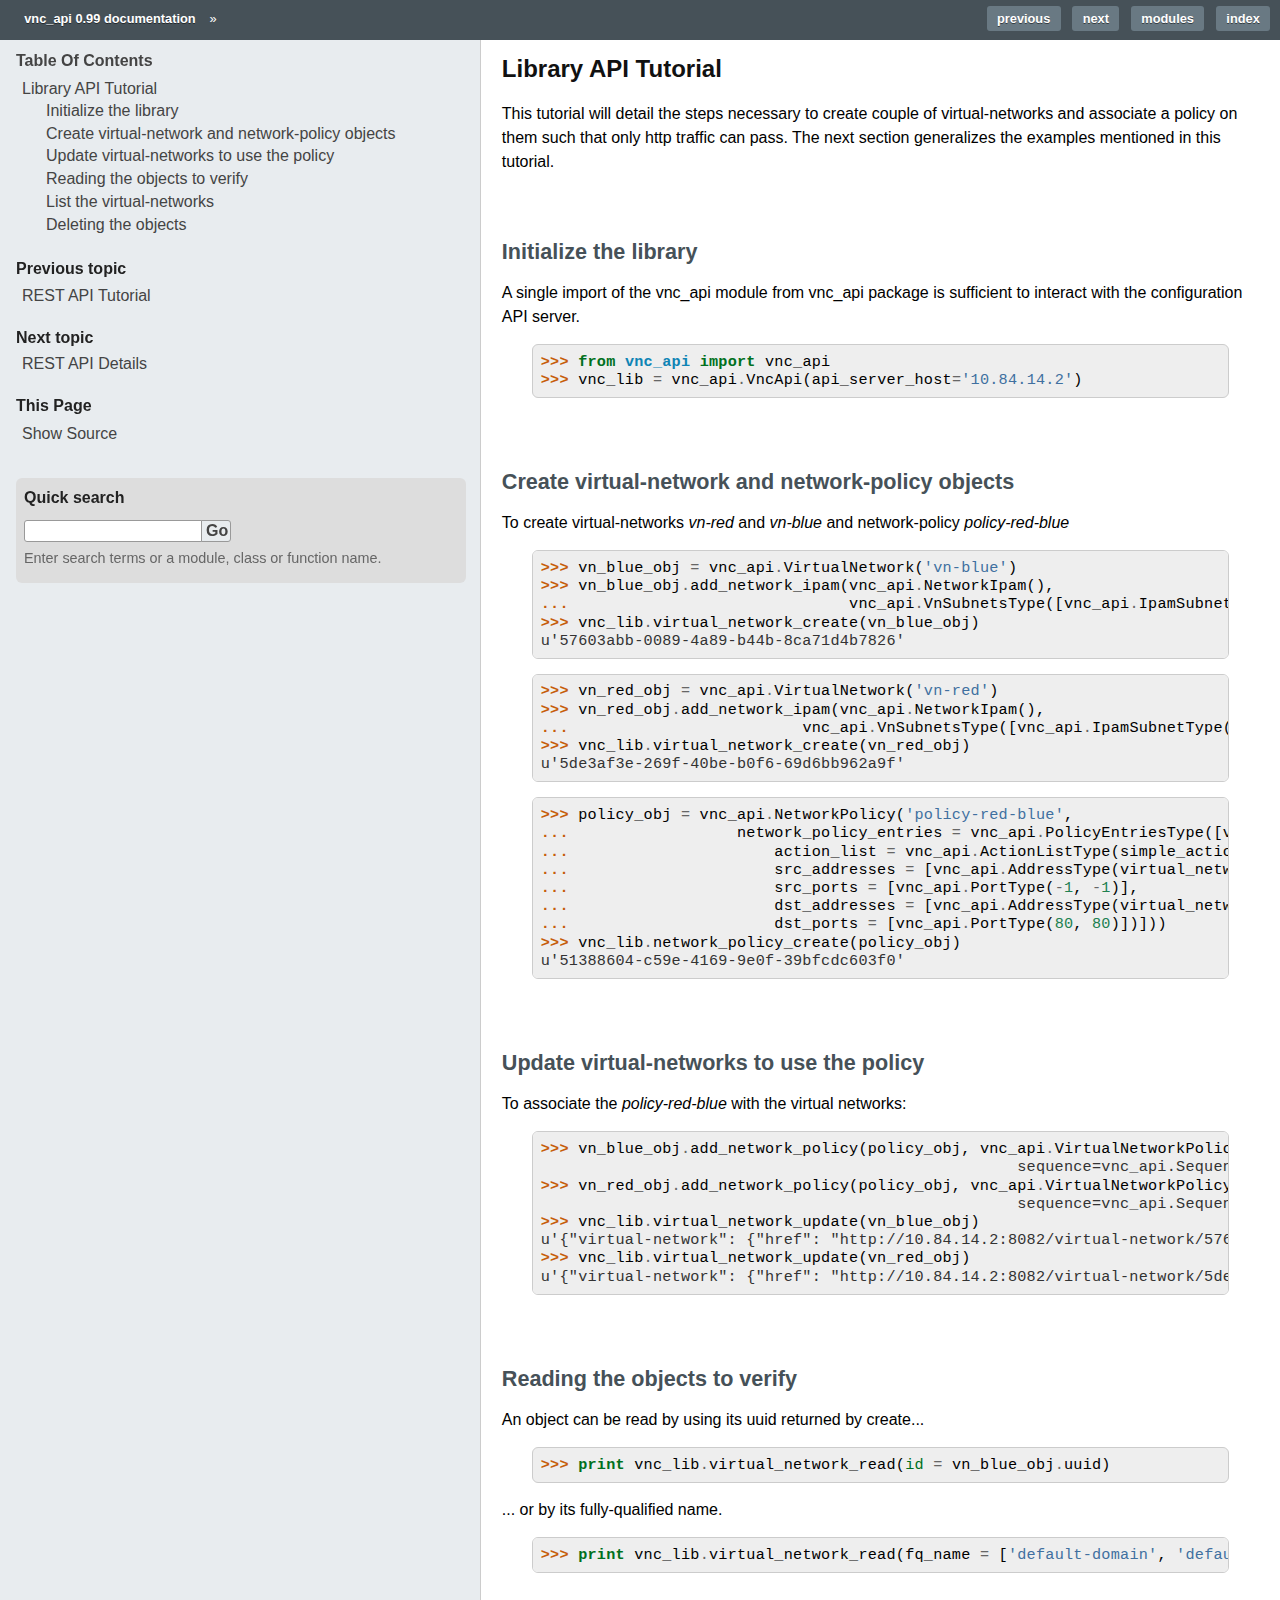
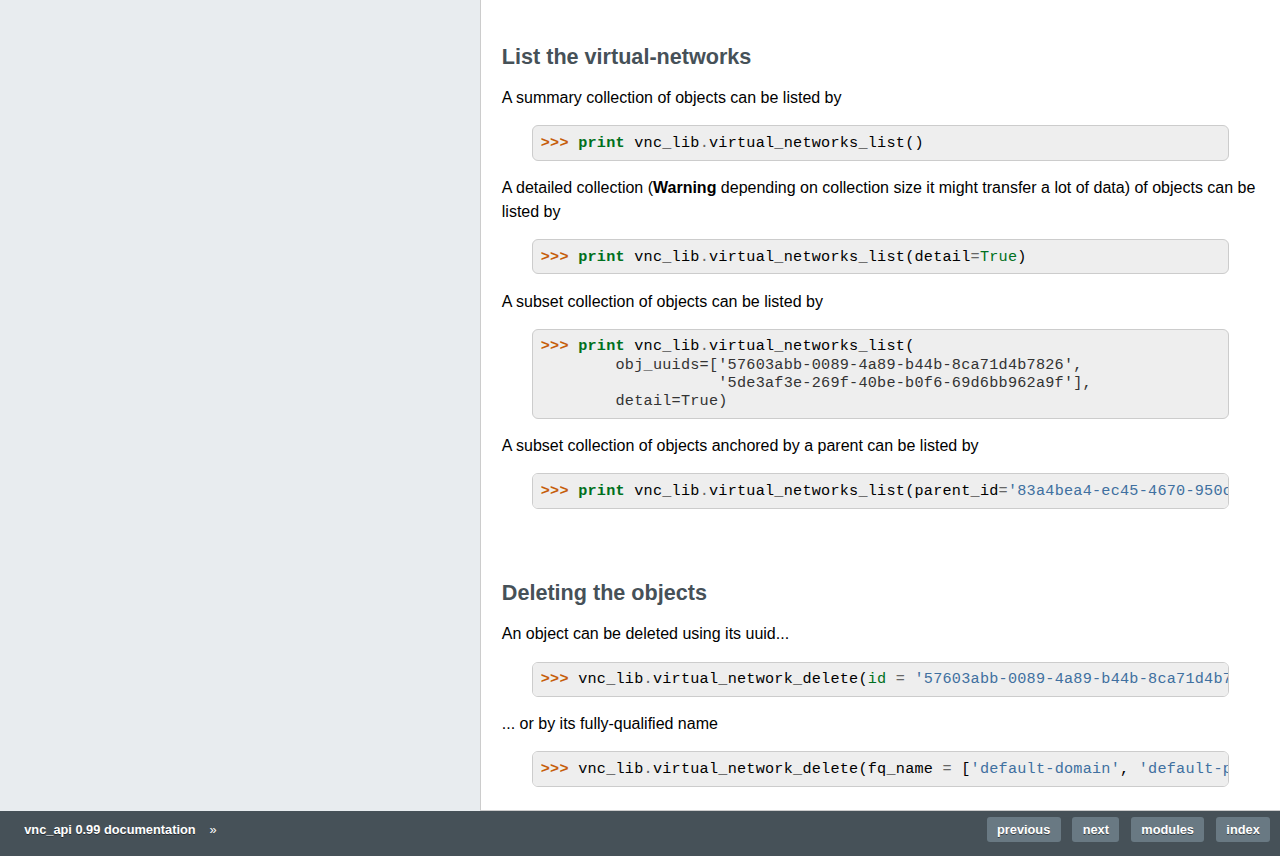
<file: configuration-schema-documentation/html/tutorial_with_library.html>
<!DOCTYPE html PUBLIC "-//W3C//DTD XHTML 1.0 Transitional//EN"
  "http://www.w3.org/TR/xhtml1/DTD/xhtml1-transitional.dtd">


<html xmlns="http://www.w3.org/1999/xhtml">
  <head>
    <meta http-equiv="Content-Type" content="text/html; charset=utf-8" />
    
    <title>Library API Tutorial &mdash; vnc_api 0.99 documentation</title>
    
    <link rel="stylesheet" href="_static/rtd.css" type="text/css" />
    <link rel="stylesheet" href="_static/pygments.css" type="text/css" />
    
    <script type="text/javascript">
      var DOCUMENTATION_OPTIONS = {
        URL_ROOT:    './',
        VERSION:     '0.99',
        COLLAPSE_INDEX: false,
        FILE_SUFFIX: '.html',
        HAS_SOURCE:  true
      };
    </script>
    <script type="text/javascript" src="_static/jquery.js"></script>
    <script type="text/javascript" src="_static/underscore.js"></script>
    <script type="text/javascript" src="_static/doctools.js"></script>
    <script type="text/javascript" src="_static/myscript.js"></script>
    <link rel="top" title="vnc_api 0.99 documentation" href="index.html" />
    <link rel="next" title="REST API Details" href="rest_details.html" />
    <link rel="prev" title="REST API Tutorial" href="tutorial_with_rest.html" /> 
  </head>
  <body>
    <div class="related">
      <h3>Navigation</h3>
      <ul>
        <li class="right" style="margin-right: 10px">
          <a href="genindex.html" title="General Index"
             accesskey="I">index</a></li>
        <li class="right" >
          <a href="py-modindex.html" title="Python Module Index"
             >modules</a> |</li>
        <li class="right" >
          <a href="rest_details.html" title="REST API Details"
             accesskey="N">next</a> |</li>
        <li class="right" >
          <a href="tutorial_with_rest.html" title="REST API Tutorial"
             accesskey="P">previous</a> |</li>
        <li><a href="index.html">vnc_api 0.99 documentation</a> &raquo;</li> 
      </ul>
    </div>  

    <div class="document">
      <div class="documentwrapper">
        <div class="bodywrapper">
          <div class="body">
            
  <div class="section" id="library-api-tutorial">
<h1>Library API Tutorial<a class="headerlink" href="#library-api-tutorial" title="Permalink to this headline">¶</a></h1>
<p>This tutorial will detail the steps necessary to create couple of virtual-networks
and associate a policy on them such that only http traffic can pass. The next section
generalizes the examples mentioned in this tutorial.</p>
<div class="section" id="initialize-the-library">
<h2>Initialize the library<a class="headerlink" href="#initialize-the-library" title="Permalink to this headline">¶</a></h2>
<p>A single import of the vnc_api module from vnc_api package is sufficient to
interact with the configuration API server.</p>
<div class="highlight-python"><div class="highlight"><pre><span class="gp">&gt;&gt;&gt; </span><span class="kn">from</span> <span class="nn">vnc_api</span> <span class="kn">import</span> <span class="n">vnc_api</span>
<span class="gp">&gt;&gt;&gt; </span><span class="n">vnc_lib</span> <span class="o">=</span> <span class="n">vnc_api</span><span class="o">.</span><span class="n">VncApi</span><span class="p">(</span><span class="n">api_server_host</span><span class="o">=</span><span class="s">&#39;10.84.14.2&#39;</span><span class="p">)</span>
</pre></div>
</div>
</div>
<div class="section" id="create-virtual-network-and-network-policy-objects">
<h2>Create virtual-network and network-policy objects<a class="headerlink" href="#create-virtual-network-and-network-policy-objects" title="Permalink to this headline">¶</a></h2>
<p>To create virtual-networks <em>vn-red</em> and <em>vn-blue</em> and network-policy <em>policy-red-blue</em></p>
<div class="highlight-python"><div class="highlight"><pre><span class="gp">&gt;&gt;&gt; </span><span class="n">vn_blue_obj</span> <span class="o">=</span> <span class="n">vnc_api</span><span class="o">.</span><span class="n">VirtualNetwork</span><span class="p">(</span><span class="s">&#39;vn-blue&#39;</span><span class="p">)</span>
<span class="gp">&gt;&gt;&gt; </span><span class="n">vn_blue_obj</span><span class="o">.</span><span class="n">add_network_ipam</span><span class="p">(</span><span class="n">vnc_api</span><span class="o">.</span><span class="n">NetworkIpam</span><span class="p">(),</span>
<span class="gp">... </span>                             <span class="n">vnc_api</span><span class="o">.</span><span class="n">VnSubnetsType</span><span class="p">([</span><span class="n">vnc_api</span><span class="o">.</span><span class="n">IpamSubnetType</span><span class="p">(</span><span class="n">subnet</span> <span class="o">=</span> <span class="n">vnc_api</span><span class="o">.</span><span class="n">SubnetType</span><span class="p">(</span><span class="s">&#39;10.1.1.0&#39;</span><span class="p">,</span> <span class="mi">24</span><span class="p">))]))</span>
<span class="gp">&gt;&gt;&gt; </span><span class="n">vnc_lib</span><span class="o">.</span><span class="n">virtual_network_create</span><span class="p">(</span><span class="n">vn_blue_obj</span><span class="p">)</span>
<span class="go">u&#39;57603abb-0089-4a89-b44b-8ca71d4b7826&#39;</span>
</pre></div>
</div>
<div class="highlight-python"><div class="highlight"><pre><span class="gp">&gt;&gt;&gt; </span><span class="n">vn_red_obj</span> <span class="o">=</span> <span class="n">vnc_api</span><span class="o">.</span><span class="n">VirtualNetwork</span><span class="p">(</span><span class="s">&#39;vn-red&#39;</span><span class="p">)</span>
<span class="gp">&gt;&gt;&gt; </span><span class="n">vn_red_obj</span><span class="o">.</span><span class="n">add_network_ipam</span><span class="p">(</span><span class="n">vnc_api</span><span class="o">.</span><span class="n">NetworkIpam</span><span class="p">(),</span>
<span class="gp">... </span>                        <span class="n">vnc_api</span><span class="o">.</span><span class="n">VnSubnetsType</span><span class="p">([</span><span class="n">vnc_api</span><span class="o">.</span><span class="n">IpamSubnetType</span><span class="p">(</span><span class="n">subnet</span> <span class="o">=</span> <span class="n">vnc_api</span><span class="o">.</span><span class="n">SubnetType</span><span class="p">(</span><span class="s">&#39;20.1.1.0&#39;</span><span class="p">,</span> <span class="mi">24</span><span class="p">))]))</span>
<span class="gp">&gt;&gt;&gt; </span><span class="n">vnc_lib</span><span class="o">.</span><span class="n">virtual_network_create</span><span class="p">(</span><span class="n">vn_red_obj</span><span class="p">)</span>
<span class="go">u&#39;5de3af3e-269f-40be-b0f6-69d6bb962a9f&#39;</span>
</pre></div>
</div>
<div class="highlight-python"><div class="highlight"><pre><span class="gp">&gt;&gt;&gt; </span><span class="n">policy_obj</span> <span class="o">=</span> <span class="n">vnc_api</span><span class="o">.</span><span class="n">NetworkPolicy</span><span class="p">(</span><span class="s">&#39;policy-red-blue&#39;</span><span class="p">,</span>
<span class="gp">... </span>                 <span class="n">network_policy_entries</span> <span class="o">=</span> <span class="n">vnc_api</span><span class="o">.</span><span class="n">PolicyEntriesType</span><span class="p">([</span><span class="n">vnc_api</span><span class="o">.</span><span class="n">PolicyRuleType</span><span class="p">(</span><span class="n">direction</span><span class="o">=</span><span class="s">&#39;&lt;&gt;&#39;</span><span class="p">,</span>
<span class="gp">... </span>                     <span class="n">action_list</span> <span class="o">=</span> <span class="n">vnc_api</span><span class="o">.</span><span class="n">ActionListType</span><span class="p">(</span><span class="n">simple_action</span><span class="o">=</span><span class="s">&#39;pass&#39;</span><span class="p">),</span> <span class="n">protocol</span> <span class="o">=</span> <span class="s">&#39;tcp&#39;</span><span class="p">,</span>
<span class="gp">... </span>                     <span class="n">src_addresses</span> <span class="o">=</span> <span class="p">[</span><span class="n">vnc_api</span><span class="o">.</span><span class="n">AddressType</span><span class="p">(</span><span class="n">virtual_network</span> <span class="o">=</span> <span class="n">vn_blue_obj</span><span class="o">.</span><span class="n">get_fq_name_str</span><span class="p">())],</span>
<span class="gp">... </span>                     <span class="n">src_ports</span> <span class="o">=</span> <span class="p">[</span><span class="n">vnc_api</span><span class="o">.</span><span class="n">PortType</span><span class="p">(</span><span class="o">-</span><span class="mi">1</span><span class="p">,</span> <span class="o">-</span><span class="mi">1</span><span class="p">)],</span>
<span class="gp">... </span>                     <span class="n">dst_addresses</span> <span class="o">=</span> <span class="p">[</span><span class="n">vnc_api</span><span class="o">.</span><span class="n">AddressType</span><span class="p">(</span><span class="n">virtual_network</span> <span class="o">=</span> <span class="n">vn_red_obj</span><span class="o">.</span><span class="n">get_fq_name_str</span><span class="p">())],</span>
<span class="gp">... </span>                     <span class="n">dst_ports</span> <span class="o">=</span> <span class="p">[</span><span class="n">vnc_api</span><span class="o">.</span><span class="n">PortType</span><span class="p">(</span><span class="mi">80</span><span class="p">,</span> <span class="mi">80</span><span class="p">)])]))</span>
<span class="gp">&gt;&gt;&gt; </span><span class="n">vnc_lib</span><span class="o">.</span><span class="n">network_policy_create</span><span class="p">(</span><span class="n">policy_obj</span><span class="p">)</span>
<span class="go">u&#39;51388604-c59e-4169-9e0f-39bfcdc603f0&#39;</span>
</pre></div>
</div>
</div>
<div class="section" id="update-virtual-networks-to-use-the-policy">
<h2>Update virtual-networks to use the policy<a class="headerlink" href="#update-virtual-networks-to-use-the-policy" title="Permalink to this headline">¶</a></h2>
<p>To associate the <em>policy-red-blue</em> with the virtual networks:</p>
<div class="highlight-python"><div class="highlight"><pre><span class="gp">&gt;&gt;&gt; </span><span class="n">vn_blue_obj</span><span class="o">.</span><span class="n">add_network_policy</span><span class="p">(</span><span class="n">policy_obj</span><span class="p">,</span> <span class="n">vnc_api</span><span class="o">.</span><span class="n">VirtualNetworkPolicyType</span><span class="p">(</span>
<span class="go">                                                   sequence=vnc_api.SequenceType(0, 0)))</span>
<span class="gp">&gt;&gt;&gt; </span><span class="n">vn_red_obj</span><span class="o">.</span><span class="n">add_network_policy</span><span class="p">(</span><span class="n">policy_obj</span><span class="p">,</span> <span class="n">vnc_api</span><span class="o">.</span><span class="n">VirtualNetworkPolicyType</span><span class="p">(</span>
<span class="go">                                                   sequence=vnc_api.SequenceType(0, 0)))</span>
<span class="gp">&gt;&gt;&gt; </span><span class="n">vnc_lib</span><span class="o">.</span><span class="n">virtual_network_update</span><span class="p">(</span><span class="n">vn_blue_obj</span><span class="p">)</span>
<span class="go">u&#39;{&quot;virtual-network&quot;: {&quot;href&quot;: &quot;http://10.84.14.2:8082/virtual-network/57603abb-0089-4a89-b44b-8ca71d4b7826&quot;, &quot;uuid&quot;: &quot;57603abb-0089-4a89-b44b-8ca71d4b7826&quot;}}&#39;</span>
<span class="gp">&gt;&gt;&gt; </span><span class="n">vnc_lib</span><span class="o">.</span><span class="n">virtual_network_update</span><span class="p">(</span><span class="n">vn_red_obj</span><span class="p">)</span>
<span class="go">u&#39;{&quot;virtual-network&quot;: {&quot;href&quot;: &quot;http://10.84.14.2:8082/virtual-network/5de3af3e-269f-40be-b0f6-69d6bb962a9f&quot;, &quot;uuid&quot;: &quot;5de3af3e-269f-40be-b0f6-69d6bb962a9f&quot;}}&#39;</span>
</pre></div>
</div>
</div>
<div class="section" id="reading-the-objects-to-verify">
<h2>Reading the objects to verify<a class="headerlink" href="#reading-the-objects-to-verify" title="Permalink to this headline">¶</a></h2>
<p>An object can be read by using its uuid returned by create...</p>
<div class="highlight-python"><div class="highlight"><pre><span class="gp">&gt;&gt;&gt; </span><span class="k">print</span> <span class="n">vnc_lib</span><span class="o">.</span><span class="n">virtual_network_read</span><span class="p">(</span><span class="nb">id</span> <span class="o">=</span> <span class="n">vn_blue_obj</span><span class="o">.</span><span class="n">uuid</span><span class="p">)</span>
</pre></div>
</div>
<p>... or by its fully-qualified name.</p>
<div class="highlight-python"><div class="highlight"><pre><span class="gp">&gt;&gt;&gt; </span><span class="k">print</span> <span class="n">vnc_lib</span><span class="o">.</span><span class="n">virtual_network_read</span><span class="p">(</span><span class="n">fq_name</span> <span class="o">=</span> <span class="p">[</span><span class="s">&#39;default-domain&#39;</span><span class="p">,</span> <span class="s">&#39;default-project&#39;</span><span class="p">,</span> <span class="s">&#39;vn-blue&#39;</span><span class="p">])</span>
</pre></div>
</div>
</div>
<div class="section" id="list-the-virtual-networks">
<h2>List the virtual-networks<a class="headerlink" href="#list-the-virtual-networks" title="Permalink to this headline">¶</a></h2>
<p>A summary collection of objects can be listed by</p>
<div class="highlight-python"><div class="highlight"><pre><span class="gp">&gt;&gt;&gt; </span><span class="k">print</span> <span class="n">vnc_lib</span><span class="o">.</span><span class="n">virtual_networks_list</span><span class="p">()</span>
</pre></div>
</div>
<p>A detailed collection (<strong>Warning</strong> depending on collection size it might
transfer a lot of data) of objects can be listed by</p>
<div class="highlight-python"><div class="highlight"><pre><span class="gp">&gt;&gt;&gt; </span><span class="k">print</span> <span class="n">vnc_lib</span><span class="o">.</span><span class="n">virtual_networks_list</span><span class="p">(</span><span class="n">detail</span><span class="o">=</span><span class="bp">True</span><span class="p">)</span>
</pre></div>
</div>
<p>A subset collection of objects can be listed by</p>
<div class="highlight-python"><div class="highlight"><pre><span class="gp">&gt;&gt;&gt; </span><span class="k">print</span> <span class="n">vnc_lib</span><span class="o">.</span><span class="n">virtual_networks_list</span><span class="p">(</span>
<span class="go">        obj_uuids=[&#39;57603abb-0089-4a89-b44b-8ca71d4b7826&#39;,</span>
<span class="go">                   &#39;5de3af3e-269f-40be-b0f6-69d6bb962a9f&#39;],</span>
<span class="go">        detail=True)</span>
</pre></div>
</div>
<p>A subset collection of objects anchored by a parent can be listed by</p>
<div class="highlight-python"><div class="highlight"><pre><span class="gp">&gt;&gt;&gt; </span><span class="k">print</span> <span class="n">vnc_lib</span><span class="o">.</span><span class="n">virtual_networks_list</span><span class="p">(</span><span class="n">parent_id</span><span class="o">=</span><span class="s">&#39;83a4bea4-ec45-4670-950c-d7f0f98e0e4f&#39;</span><span class="p">)</span>
</pre></div>
</div>
</div>
<div class="section" id="deleting-the-objects">
<h2>Deleting the objects<a class="headerlink" href="#deleting-the-objects" title="Permalink to this headline">¶</a></h2>
<p>An object can be deleted using its uuid...</p>
<div class="highlight-python"><div class="highlight"><pre><span class="gp">&gt;&gt;&gt; </span><span class="n">vnc_lib</span><span class="o">.</span><span class="n">virtual_network_delete</span><span class="p">(</span><span class="nb">id</span> <span class="o">=</span> <span class="s">&#39;57603abb-0089-4a89-b44b-8ca71d4b7826&#39;</span><span class="p">)</span>
</pre></div>
</div>
<p>... or by its fully-qualified name</p>
<div class="highlight-python"><div class="highlight"><pre><span class="gp">&gt;&gt;&gt; </span><span class="n">vnc_lib</span><span class="o">.</span><span class="n">virtual_network_delete</span><span class="p">(</span><span class="n">fq_name</span> <span class="o">=</span> <span class="p">[</span><span class="s">&#39;default-domain&#39;</span><span class="p">,</span> <span class="s">&#39;default-project&#39;</span><span class="p">,</span> <span class="s">&#39;vn-blue&#39;</span><span class="p">])</span>
</pre></div>
</div>
</div>
</div>


          </div>
        </div>
      </div>
      <div class="sphinxsidebar">
        <div class="sphinxsidebarwrapper">
  <h3><a href="index.html">Table Of Contents</a></h3>
  <ul>
<li><a class="reference internal" href="#">Library API Tutorial</a><ul>
<li><a class="reference internal" href="#initialize-the-library">Initialize the library</a></li>
<li><a class="reference internal" href="#create-virtual-network-and-network-policy-objects">Create virtual-network and network-policy objects</a></li>
<li><a class="reference internal" href="#update-virtual-networks-to-use-the-policy">Update virtual-networks to use the policy</a></li>
<li><a class="reference internal" href="#reading-the-objects-to-verify">Reading the objects to verify</a></li>
<li><a class="reference internal" href="#list-the-virtual-networks">List the virtual-networks</a></li>
<li><a class="reference internal" href="#deleting-the-objects">Deleting the objects</a></li>
</ul>
</li>
</ul>

  <h4>Previous topic</h4>
  <p class="topless"><a href="tutorial_with_rest.html"
                        title="previous chapter">REST API Tutorial</a></p>
  <h4>Next topic</h4>
  <p class="topless"><a href="rest_details.html"
                        title="next chapter">REST API Details</a></p>
  <h3>This Page</h3>
  <ul class="this-page-menu">
    <li><a href="_sources/tutorial_with_library.txt"
           rel="nofollow">Show Source</a></li>
  </ul>
<div id="searchbox" style="display: none">
  <h3>Quick search</h3>
    <form class="search" action="search.html" method="get">
      <input type="text" name="q" />
      <input type="submit" value="Go" />
      <input type="hidden" name="check_keywords" value="yes" />
      <input type="hidden" name="area" value="default" />
    </form>
    <p class="searchtip" style="font-size: 90%">
    Enter search terms or a module, class or function name.
    </p>
</div>
<script type="text/javascript">$('#searchbox').show(0);</script>
        </div>
      </div>
      <div class="clearer"></div>
    </div>
    <div class="related">
      <h3>Navigation</h3>
      <ul>
        <li class="right" style="margin-right: 10px">
          <a href="genindex.html" title="General Index"
             >index</a></li>
        <li class="right" >
          <a href="py-modindex.html" title="Python Module Index"
             >modules</a> |</li>
        <li class="right" >
          <a href="rest_details.html" title="REST API Details"
             >next</a> |</li>
        <li class="right" >
          <a href="tutorial_with_rest.html" title="REST API Tutorial"
             >previous</a> |</li>
        <li><a href="index.html">vnc_api 0.99 documentation</a> &raquo;</li> 
      </ul>
    </div>
    <div class="footer">
        &copy; Copyright 2013, Juniper Networks Inc..
      Created using <a href="http://sphinx-doc.org/">Sphinx</a> 1.2.2.
    </div>
  </body>
</html>
</file>
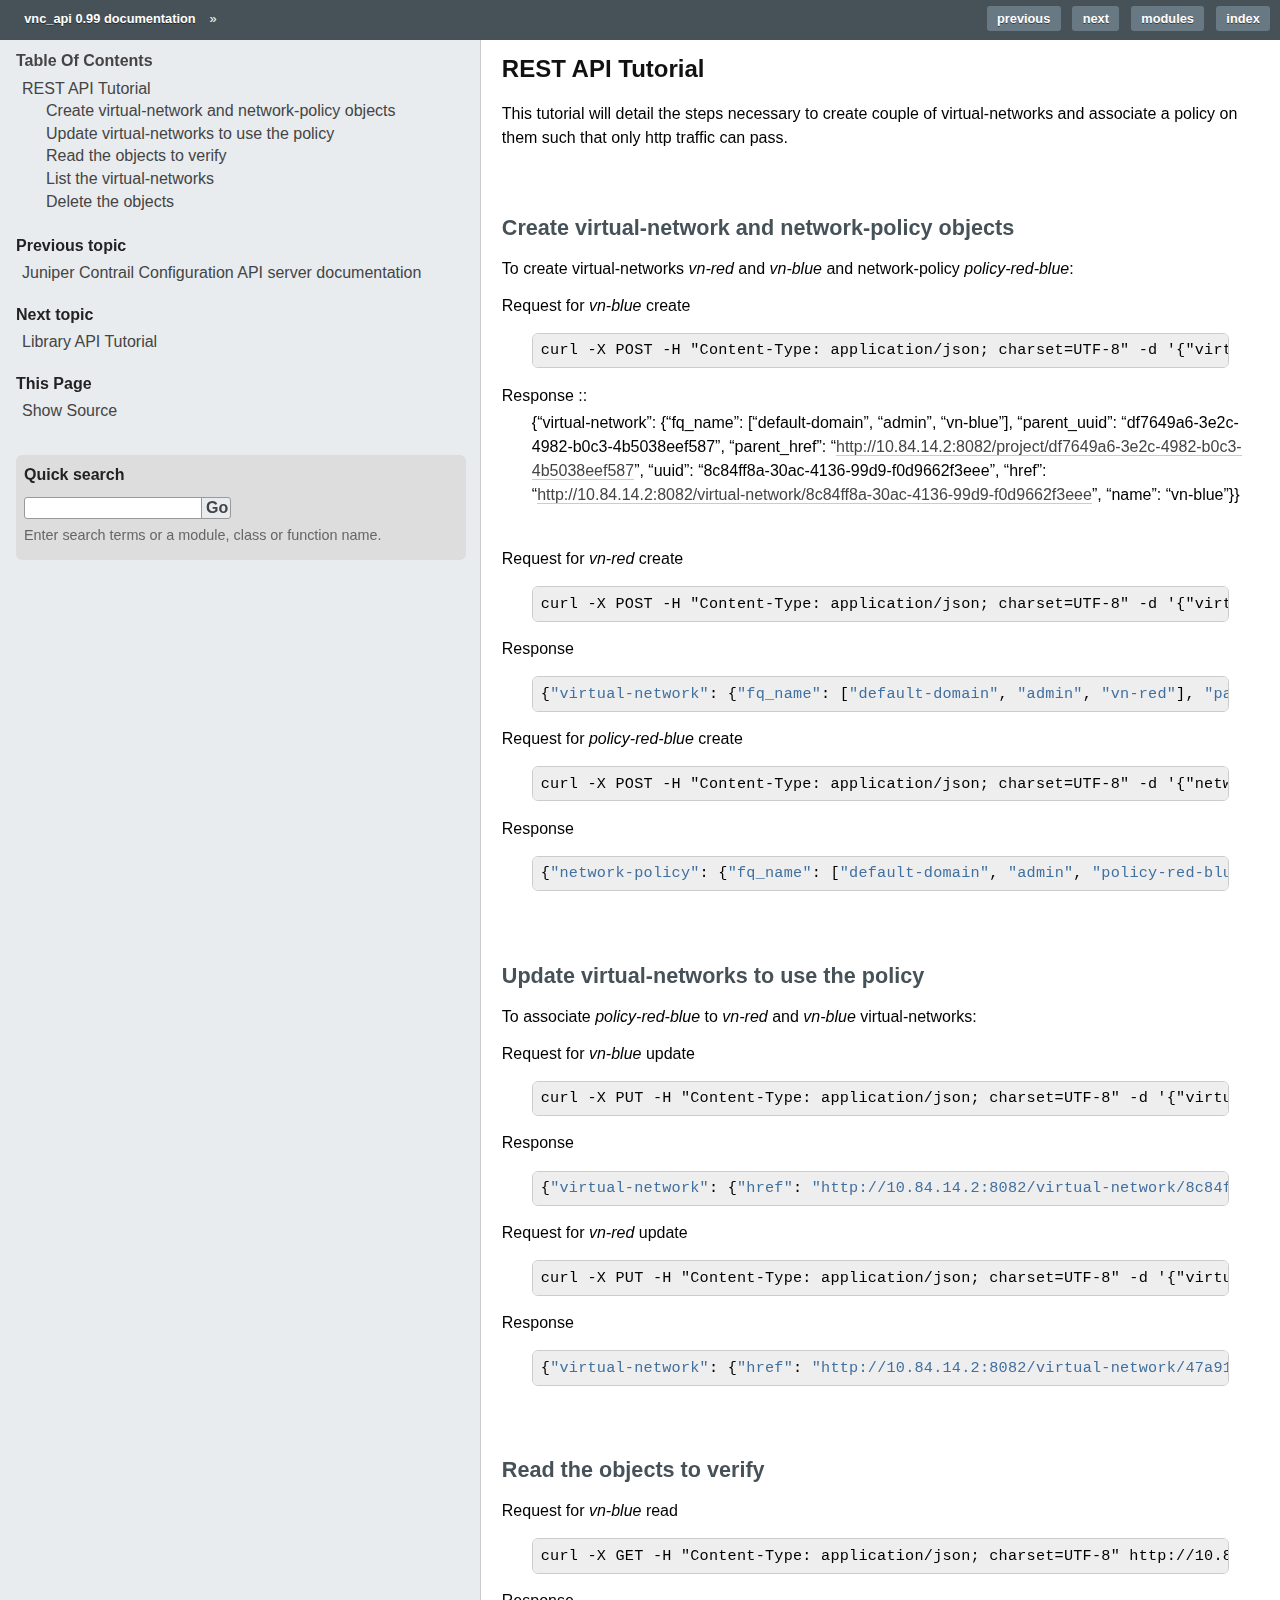
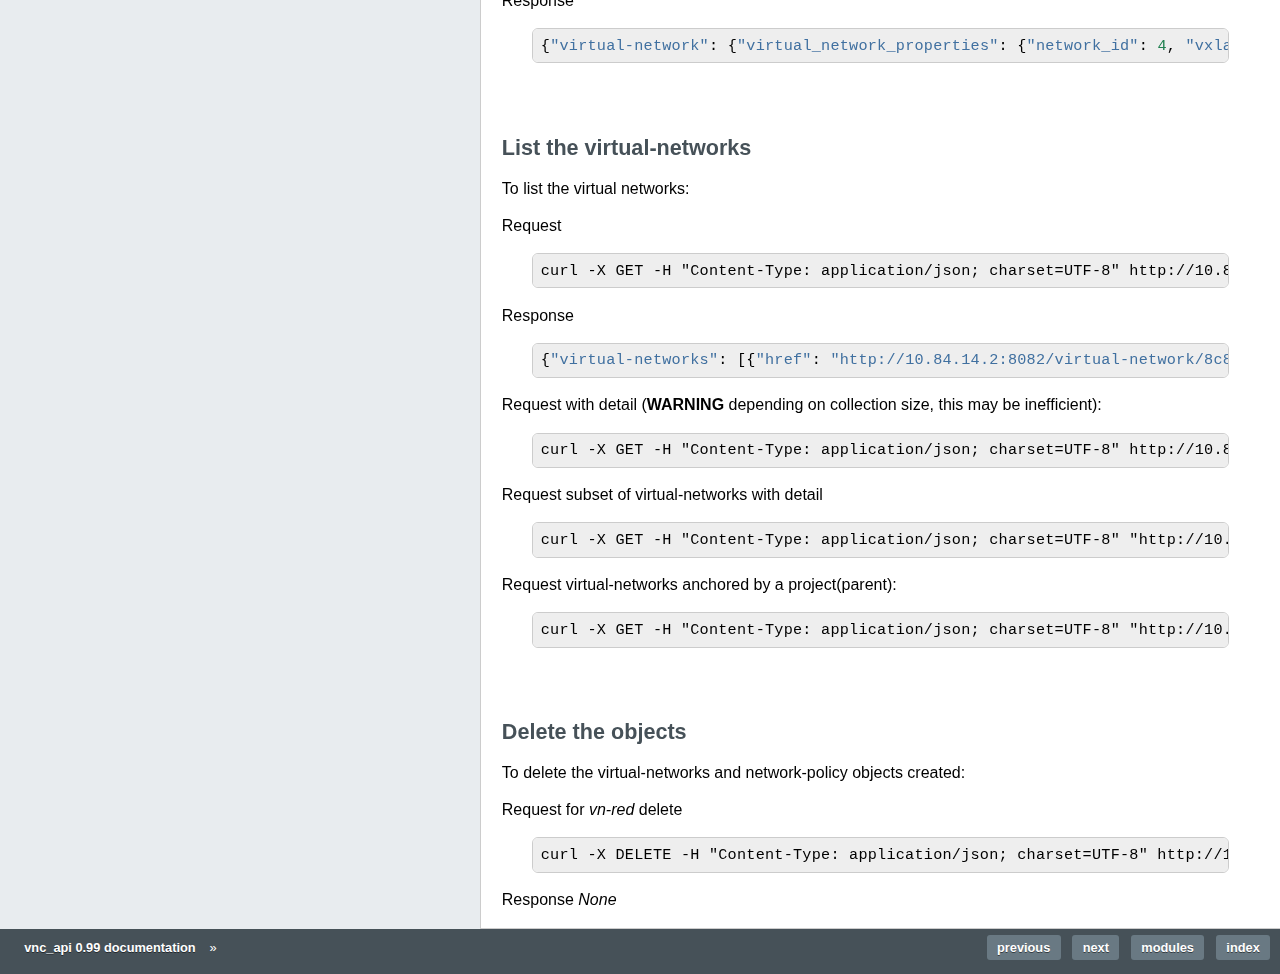
<file: configuration-schema-documentation/html/tutorial_with_rest.html>
<!DOCTYPE html PUBLIC "-//W3C//DTD XHTML 1.0 Transitional//EN"
  "http://www.w3.org/TR/xhtml1/DTD/xhtml1-transitional.dtd">


<html xmlns="http://www.w3.org/1999/xhtml">
  <head>
    <meta http-equiv="Content-Type" content="text/html; charset=utf-8" />
    
    <title>REST API Tutorial &mdash; vnc_api 0.99 documentation</title>
    
    <link rel="stylesheet" href="_static/rtd.css" type="text/css" />
    <link rel="stylesheet" href="_static/pygments.css" type="text/css" />
    
    <script type="text/javascript">
      var DOCUMENTATION_OPTIONS = {
        URL_ROOT:    './',
        VERSION:     '0.99',
        COLLAPSE_INDEX: false,
        FILE_SUFFIX: '.html',
        HAS_SOURCE:  true
      };
    </script>
    <script type="text/javascript" src="_static/jquery.js"></script>
    <script type="text/javascript" src="_static/underscore.js"></script>
    <script type="text/javascript" src="_static/doctools.js"></script>
    <script type="text/javascript" src="_static/myscript.js"></script>
    <link rel="top" title="vnc_api 0.99 documentation" href="index.html" />
    <link rel="next" title="Library API Tutorial" href="tutorial_with_library.html" />
    <link rel="prev" title="Juniper Contrail Configuration API server documentation" href="index.html" /> 
  </head>
  <body>
    <div class="related">
      <h3>Navigation</h3>
      <ul>
        <li class="right" style="margin-right: 10px">
          <a href="genindex.html" title="General Index"
             accesskey="I">index</a></li>
        <li class="right" >
          <a href="py-modindex.html" title="Python Module Index"
             >modules</a> |</li>
        <li class="right" >
          <a href="tutorial_with_library.html" title="Library API Tutorial"
             accesskey="N">next</a> |</li>
        <li class="right" >
          <a href="index.html" title="Juniper Contrail Configuration API server documentation"
             accesskey="P">previous</a> |</li>
        <li><a href="index.html">vnc_api 0.99 documentation</a> &raquo;</li> 
      </ul>
    </div>  

    <div class="document">
      <div class="documentwrapper">
        <div class="bodywrapper">
          <div class="body">
            
  <div class="section" id="rest-api-tutorial">
<h1>REST API Tutorial<a class="headerlink" href="#rest-api-tutorial" title="Permalink to this headline">¶</a></h1>
<p>This tutorial will detail the steps necessary to create couple of virtual-networks
and associate a policy on them such that only http traffic can pass.</p>
<div class="section" id="create-virtual-network-and-network-policy-objects">
<h2>Create virtual-network and network-policy objects<a class="headerlink" href="#create-virtual-network-and-network-policy-objects" title="Permalink to this headline">¶</a></h2>
<p>To create virtual-networks <em>vn-red</em> and <em>vn-blue</em> and network-policy <em>policy-red-blue</em>:</p>
<p>Request for <em>vn-blue</em> create</p>
<div class="highlight-python"><div class="highlight"><pre>curl -X POST -H &quot;Content-Type: application/json; charset=UTF-8&quot; -d &#39;{&quot;virtual-network&quot;: {&quot;parent_type&quot;: &quot;project&quot;, &quot;fq_name&quot;: [&quot;default-domain&quot;, &quot;admin&quot;, &quot;vn-blue&quot;], &quot;network_ipam_refs&quot;: [{&quot;attr&quot;: {&quot;ipam_subnets&quot;: [{&quot;subnet&quot;: {&quot;ip_prefix&quot;: &quot;10.1.1.0&quot;, &quot;ip_prefix_len&quot;: 24}}]}, &quot;to&quot;: [&quot;default-domain&quot;, &quot;default-project&quot;, &quot;default-network-ipam&quot;]}]}}&#39; http://10.84.14.2:8082/virtual-networks
</pre></div>
</div>
<dl class="docutils">
<dt>Response ::</dt>
<dd>{&#8220;virtual-network&#8221;: {&#8220;fq_name&#8221;: [&#8220;default-domain&#8221;, &#8220;admin&#8221;, &#8220;vn-blue&#8221;], &#8220;parent_uuid&#8221;: &#8220;df7649a6-3e2c-4982-b0c3-4b5038eef587&#8221;, &#8220;parent_href&#8221;: &#8220;<a class="reference external" href="http://10.84.14.2:8082/project/df7649a6-3e2c-4982-b0c3-4b5038eef587">http://10.84.14.2:8082/project/df7649a6-3e2c-4982-b0c3-4b5038eef587</a>&#8221;, &#8220;uuid&#8221;: &#8220;8c84ff8a-30ac-4136-99d9-f0d9662f3eee&#8221;, &#8220;href&#8221;: &#8220;<a class="reference external" href="http://10.84.14.2:8082/virtual-network/8c84ff8a-30ac-4136-99d9-f0d9662f3eee">http://10.84.14.2:8082/virtual-network/8c84ff8a-30ac-4136-99d9-f0d9662f3eee</a>&#8221;, &#8220;name&#8221;: &#8220;vn-blue&#8221;}}</dd>
</dl>
<p>Request for <em>vn-red</em> create</p>
<div class="highlight-python"><div class="highlight"><pre>curl -X POST -H &quot;Content-Type: application/json; charset=UTF-8&quot; -d &#39;{&quot;virtual-network&quot;: {&quot;parent_type&quot;: &quot;project&quot;, &quot;fq_name&quot;: [&quot;default-domain&quot;, &quot;admin&quot;, &quot;vn-red&quot;], &quot;network_ipam_refs&quot;: [{&quot;attr&quot;: {&quot;ipam_subnets&quot;: [{&quot;subnet&quot;: {&quot;ip_prefix&quot;: &quot;20.1.1.0&quot;, &quot;ip_prefix_len&quot;: 24}}]}, &quot;to&quot;: [&quot;default-domain&quot;, &quot;default-project&quot;, &quot;default-network-ipam&quot;]}]}}&#39; http://10.84.14.2:8082/virtual-networks
</pre></div>
</div>
<p>Response</p>
<div class="highlight-python"><div class="highlight"><pre><span class="p">{</span><span class="s">&quot;virtual-network&quot;</span><span class="p">:</span> <span class="p">{</span><span class="s">&quot;fq_name&quot;</span><span class="p">:</span> <span class="p">[</span><span class="s">&quot;default-domain&quot;</span><span class="p">,</span> <span class="s">&quot;admin&quot;</span><span class="p">,</span> <span class="s">&quot;vn-red&quot;</span><span class="p">],</span> <span class="s">&quot;parent_uuid&quot;</span><span class="p">:</span> <span class="s">&quot;df7649a6-3e2c-4982-b0c3-4b5038eef587&quot;</span><span class="p">,</span> <span class="s">&quot;parent_href&quot;</span><span class="p">:</span> <span class="s">&quot;http://10.84.14.2:8082/project/df7649a6-3e2c-4982-b0c3-4b5038eef587&quot;</span><span class="p">,</span> <span class="s">&quot;uuid&quot;</span><span class="p">:</span> <span class="s">&quot;47a91732-629b-4cbe-9aa5-45ba4d7b0e99&quot;</span><span class="p">,</span> <span class="s">&quot;href&quot;</span><span class="p">:</span> <span class="s">&quot;http://10.84.14.2:8082/virtual-network/47a91732-629b-4cbe-9aa5-45ba4d7b0e99&quot;</span><span class="p">,</span> <span class="s">&quot;name&quot;</span><span class="p">:</span> <span class="s">&quot;vn-red&quot;</span><span class="p">}}</span>
</pre></div>
</div>
<p>Request for <em>policy-red-blue</em> create</p>
<div class="highlight-python"><div class="highlight"><pre>curl -X POST -H &quot;Content-Type: application/json; charset=UTF-8&quot; -d &#39;{&quot;network-policy&quot;: {&quot;parent_type&quot;: &quot;project&quot;, &quot;fq_name&quot;: [&quot;default-domain&quot;, &quot;admin&quot;, &quot;policy-red-blue&quot;], &quot;network_policy_entries&quot;: {&quot;policy_rule&quot;: [{&quot;direction&quot;: &quot;&lt;&gt;&quot;, &quot;protocol&quot;: &quot;tcp&quot;, &quot;dst_addresses&quot;: [{&quot;virtual_network&quot;: &quot;default-domain:admin:vn-blue&quot;}], &quot;dst_ports&quot;: [{&quot;start_port&quot;: 80, &quot;end_port&quot;: 80}], &quot;action_list&quot;: {&quot;simple_action&quot;: &quot;pass&quot;}, &quot;src_addresses&quot;: [{&quot;virtual_network&quot;: &quot;default-domain:admin:vn-red&quot;}], &quot;src_ports&quot;: [{&quot;end_port&quot;: -1, &quot;start_port&quot;: -1}]}] }}}&#39; http://10.84.14.2:8082/network-policys
</pre></div>
</div>
<p>Response</p>
<div class="highlight-python"><div class="highlight"><pre><span class="p">{</span><span class="s">&quot;network-policy&quot;</span><span class="p">:</span> <span class="p">{</span><span class="s">&quot;fq_name&quot;</span><span class="p">:</span> <span class="p">[</span><span class="s">&quot;default-domain&quot;</span><span class="p">,</span> <span class="s">&quot;admin&quot;</span><span class="p">,</span> <span class="s">&quot;policy-red-blue&quot;</span><span class="p">],</span> <span class="s">&quot;parent_uuid&quot;</span><span class="p">:</span> <span class="s">&quot;df7649a6-3e2c-4982-b0c3-4b5038eef587&quot;</span><span class="p">,</span> <span class="s">&quot;parent_href&quot;</span><span class="p">:</span> <span class="s">&quot;http://10.84.14.2:8082/project/df7649a6-3e2c-4982-b0c3-4b5038eef587&quot;</span><span class="p">,</span> <span class="s">&quot;uuid&quot;</span><span class="p">:</span> <span class="s">&quot;f215a3ec-5cbd-4310-91f4-7bbca52b27bd&quot;</span><span class="p">,</span> <span class="s">&quot;href&quot;</span><span class="p">:</span> <span class="s">&quot;http://10.84.14.2:8082/network-policy/f215a3ec-5cbd-4310-91f4-7bbca52b27bd&quot;</span><span class="p">,</span> <span class="s">&quot;name&quot;</span><span class="p">:</span> <span class="s">&quot;policy-red-blue&quot;</span><span class="p">}}</span>
</pre></div>
</div>
</div>
<div class="section" id="update-virtual-networks-to-use-the-policy">
<h2>Update virtual-networks to use the policy<a class="headerlink" href="#update-virtual-networks-to-use-the-policy" title="Permalink to this headline">¶</a></h2>
<p>To associate <em>policy-red-blue</em> to <em>vn-red</em> and <em>vn-blue</em> virtual-networks:</p>
<p>Request for <em>vn-blue</em> update</p>
<div class="highlight-python"><div class="highlight"><pre>curl -X PUT -H &quot;Content-Type: application/json; charset=UTF-8&quot; -d &#39;{&quot;virtual-network&quot;: {&quot;fq_name&quot;: [&quot;default-domain&quot;, &quot;admin&quot;, &quot;vn-blue&quot;],&quot;network_policy_refs&quot;: [{&quot;to&quot;: [&quot;default-domain&quot;, &quot;admin&quot;, &quot;policy-red-blue&quot;], &quot;attr&quot;:{&quot;sequence&quot;:{&quot;major&quot;:0, &quot;minor&quot;: 0}}}]}}&#39; http://10.84.14.2:8082/virtual-network/8c84ff8a-30ac-4136-99d9-f0d9662f3eee
</pre></div>
</div>
<p>Response</p>
<div class="highlight-python"><div class="highlight"><pre><span class="p">{</span><span class="s">&quot;virtual-network&quot;</span><span class="p">:</span> <span class="p">{</span><span class="s">&quot;href&quot;</span><span class="p">:</span> <span class="s">&quot;http://10.84.14.2:8082/virtual-network/8c84ff8a-30ac-4136-99d9-f0d9662f3eee&quot;</span><span class="p">,</span> <span class="s">&quot;uuid&quot;</span><span class="p">:</span> <span class="s">&quot;8c84ff8a-30ac-4136-99d9-f0d9662f3eee&quot;</span><span class="p">}}</span>
</pre></div>
</div>
<p>Request for <em>vn-red</em> update</p>
<div class="highlight-python"><div class="highlight"><pre>curl -X PUT -H &quot;Content-Type: application/json; charset=UTF-8&quot; -d &#39;{&quot;virtual-network&quot;: {&quot;fq_name&quot;: [&quot;default-domain&quot;, &quot;admin&quot;, &quot;vn-red&quot;],&quot;network_policy_refs&quot;: [{&quot;to&quot;: [&quot;default-domain&quot;, &quot;admin&quot;, &quot;policy-red-blue&quot;], &quot;attr&quot;:{&quot;sequence&quot;:{&quot;major&quot;:0, &quot;minor&quot;: 0}}}]}}&#39; http://10.84.14.2:8082/virtual-network/47a91732-629b-4cbe-9aa5-45ba4d7b0e99
</pre></div>
</div>
<p>Response</p>
<div class="highlight-python"><div class="highlight"><pre><span class="p">{</span><span class="s">&quot;virtual-network&quot;</span><span class="p">:</span> <span class="p">{</span><span class="s">&quot;href&quot;</span><span class="p">:</span> <span class="s">&quot;http://10.84.14.2:8082/virtual-network/47a91732-629b-4cbe-9aa5-45ba4d7b0e99&quot;</span><span class="p">,</span> <span class="s">&quot;uuid&quot;</span><span class="p">:</span> <span class="s">&quot;47a91732-629b-4cbe-9aa5-45ba4d7b0e99&quot;</span><span class="p">}}</span>
</pre></div>
</div>
</div>
<div class="section" id="read-the-objects-to-verify">
<h2>Read the objects to verify<a class="headerlink" href="#read-the-objects-to-verify" title="Permalink to this headline">¶</a></h2>
<p>Request for <em>vn-blue</em> read</p>
<div class="highlight-python"><div class="highlight"><pre>curl -X GET -H &quot;Content-Type: application/json; charset=UTF-8&quot; http://10.84.14.2:8082/virtual-network/8c84ff8a-30ac-4136-99d9-f0d9662f3eee
</pre></div>
</div>
<p>Response</p>
<div class="highlight-python"><div class="highlight"><pre><span class="p">{</span><span class="s">&quot;virtual-network&quot;</span><span class="p">:</span> <span class="p">{</span><span class="s">&quot;virtual_network_properties&quot;</span><span class="p">:</span> <span class="p">{</span><span class="s">&quot;network_id&quot;</span><span class="p">:</span> <span class="mi">4</span><span class="p">,</span> <span class="s">&quot;vxlan_network_identifier&quot;</span><span class="p">:</span> <span class="n">null</span><span class="p">,</span> <span class="s">&quot;extend_to_external_routers&quot;</span><span class="p">:</span> <span class="n">null</span><span class="p">},</span> <span class="s">&quot;fq_name&quot;</span><span class="p">:</span> <span class="p">[</span><span class="s">&quot;default-domain&quot;</span><span class="p">,</span> <span class="s">&quot;admin&quot;</span><span class="p">,</span> <span class="s">&quot;vn-blue&quot;</span><span class="p">],</span> <span class="s">&quot;uuid&quot;</span><span class="p">:</span> <span class="s">&quot;8c84ff8a-30ac-4136-99d9-f0d9662f3eee&quot;</span><span class="p">,</span> <span class="s">&quot;access_control_lists&quot;</span><span class="p">:</span> <span class="p">[{</span><span class="s">&quot;to&quot;</span><span class="p">:</span> <span class="p">[</span><span class="s">&quot;default-domain&quot;</span><span class="p">,</span> <span class="s">&quot;admin&quot;</span><span class="p">,</span> <span class="s">&quot;vn-blue&quot;</span><span class="p">,</span> <span class="s">&quot;vn-blue&quot;</span><span class="p">],</span> <span class="s">&quot;href&quot;</span><span class="p">:</span> <span class="s">&quot;http://10.84.14.2:8082/access-control-list/24b9c337-7be8-4883-a9a0-60197edf64e4&quot;</span><span class="p">,</span> <span class="s">&quot;uuid&quot;</span><span class="p">:</span> <span class="s">&quot;24b9c337-7be8-4883-a9a0-60197edf64e4&quot;</span><span class="p">}],</span> <span class="s">&quot;network_policy_refs&quot;</span><span class="p">:</span> <span class="p">[{</span><span class="s">&quot;to&quot;</span><span class="p">:</span> <span class="p">[</span><span class="s">&quot;default-domain&quot;</span><span class="p">,</span> <span class="s">&quot;admin&quot;</span><span class="p">,</span> <span class="s">&quot;policy-red-blue&quot;</span><span class="p">],</span> <span class="s">&quot;href&quot;</span><span class="p">:</span> <span class="s">&quot;http://10.84.14.2:8082/network-policy/f215a3ec-5cbd-4310-91f4-7bbca52b27bd&quot;</span><span class="p">,</span> <span class="s">&quot;attr&quot;</span><span class="p">:</span> <span class="p">{</span><span class="s">&quot;sequence&quot;</span><span class="p">:</span> <span class="p">{</span><span class="s">&quot;major&quot;</span><span class="p">:</span> <span class="mi">0</span><span class="p">,</span> <span class="s">&quot;minor&quot;</span><span class="p">:</span> <span class="mi">0</span><span class="p">}},</span> <span class="s">&quot;uuid&quot;</span><span class="p">:</span> <span class="s">&quot;f215a3ec-5cbd-4310-91f4-7bbca52b27bd&quot;</span><span class="p">}],</span> <span class="s">&quot;parent_uuid&quot;</span><span class="p">:</span> <span class="s">&quot;df7649a6-3e2c-4982-b0c3-4b5038eef587&quot;</span><span class="p">,</span> <span class="s">&quot;parent_href&quot;</span><span class="p">:</span> <span class="s">&quot;http://10.84.14.2:8082/project/df7649a6-3e2c-4982-b0c3-4b5038eef587&quot;</span><span class="p">,</span> <span class="s">&quot;parent_type&quot;</span><span class="p">:</span> <span class="s">&quot;project&quot;</span><span class="p">,</span> <span class="s">&quot;href&quot;</span><span class="p">:</span> <span class="s">&quot;http://10.84.14.2:8082/virtual-network/8c84ff8a-30ac-4136-99d9-f0d9662f3eee&quot;</span><span class="p">,</span> <span class="s">&quot;id_perms&quot;</span><span class="p">:</span> <span class="p">{</span><span class="s">&quot;enable&quot;</span><span class="p">:</span> <span class="n">true</span><span class="p">,</span> <span class="s">&quot;description&quot;</span><span class="p">:</span> <span class="n">null</span><span class="p">,</span> <span class="s">&quot;created&quot;</span><span class="p">:</span> <span class="s">&quot;2013-09-13T00:26:05.290644&quot;</span><span class="p">,</span> <span class="s">&quot;uuid&quot;</span><span class="p">:</span> <span class="p">{</span><span class="s">&quot;uuid_mslong&quot;</span><span class="p">:</span> <span class="mi">10125498831222882614</span><span class="p">,</span> <span class="s">&quot;uuid_lslong&quot;</span><span class="p">:</span> <span class="mi">11086156774262128366</span><span class="p">},</span> <span class="s">&quot;last_modified&quot;</span><span class="p">:</span> <span class="s">&quot;2013-09-13T00:47:41.219833&quot;</span><span class="p">,</span> <span class="s">&quot;permissions&quot;</span><span class="p">:</span> <span class="p">{</span><span class="s">&quot;owner&quot;</span><span class="p">:</span> <span class="s">&quot;cloud-admin&quot;</span><span class="p">,</span> <span class="s">&quot;owner_access&quot;</span><span class="p">:</span> <span class="mi">7</span><span class="p">,</span> <span class="s">&quot;other_access&quot;</span><span class="p">:</span> <span class="mi">7</span><span class="p">,</span> <span class="s">&quot;group&quot;</span><span class="p">:</span> <span class="s">&quot;cloud-admin-group&quot;</span><span class="p">,</span> <span class="s">&quot;group_access&quot;</span><span class="p">:</span> <span class="mi">7</span><span class="p">}},</span> <span class="s">&quot;routing_instances&quot;</span><span class="p">:</span> <span class="p">[{</span><span class="s">&quot;to&quot;</span><span class="p">:</span> <span class="p">[</span><span class="s">&quot;default-domain&quot;</span><span class="p">,</span> <span class="s">&quot;admin&quot;</span><span class="p">,</span> <span class="s">&quot;vn-blue&quot;</span><span class="p">,</span> <span class="s">&quot;vn-blue&quot;</span><span class="p">],</span> <span class="s">&quot;href&quot;</span><span class="p">:</span> <span class="s">&quot;http://10.84.14.2:8082/routing-instance/732567fd-8607-4045-b6c0-ff4109d3e0fb&quot;</span><span class="p">,</span> <span class="s">&quot;uuid&quot;</span><span class="p">:</span> <span class="s">&quot;732567fd-8607-4045-b6c0-ff4109d3e0fb&quot;</span><span class="p">}],</span> <span class="s">&quot;network_ipam_refs&quot;</span><span class="p">:</span> <span class="p">[{</span><span class="s">&quot;to&quot;</span><span class="p">:</span> <span class="p">[</span><span class="s">&quot;default-domain&quot;</span><span class="p">,</span> <span class="s">&quot;default-project&quot;</span><span class="p">,</span> <span class="s">&quot;default-network-ipam&quot;</span><span class="p">],</span> <span class="s">&quot;href&quot;</span><span class="p">:</span> <span class="s">&quot;http://10.84.14.2:8082/network-ipam/a01b486e-2c3e-47df-811c-440e59417ed8&quot;</span><span class="p">,</span> <span class="s">&quot;attr&quot;</span><span class="p">:</span> <span class="p">{</span><span class="s">&quot;ipam_subnets&quot;</span><span class="p">:</span> <span class="p">[{</span><span class="s">&quot;subnet&quot;</span><span class="p">:</span> <span class="p">{</span><span class="s">&quot;ip_prefix&quot;</span><span class="p">:</span> <span class="s">&quot;10.1.1.0&quot;</span><span class="p">,</span> <span class="s">&quot;ip_prefix_len&quot;</span><span class="p">:</span> <span class="mi">24</span><span class="p">},</span> <span class="s">&quot;default_gateway&quot;</span><span class="p">:</span> <span class="s">&quot;10.1.1.254&quot;</span><span class="p">}]},</span> <span class="s">&quot;uuid&quot;</span><span class="p">:</span> <span class="s">&quot;a01b486e-2c3e-47df-811c-440e59417ed8&quot;</span><span class="p">}],</span> <span class="s">&quot;name&quot;</span><span class="p">:</span> <span class="s">&quot;vn-blue&quot;</span><span class="p">}}</span>
</pre></div>
</div>
</div>
<div class="section" id="list-the-virtual-networks">
<h2>List the virtual-networks<a class="headerlink" href="#list-the-virtual-networks" title="Permalink to this headline">¶</a></h2>
<p>To list the virtual networks:</p>
<p>Request</p>
<div class="highlight-python"><div class="highlight"><pre>curl -X GET -H &quot;Content-Type: application/json; charset=UTF-8&quot; http://10.84.14.2:8082/virtual-networks
</pre></div>
</div>
<p>Response</p>
<div class="highlight-python"><div class="highlight"><pre><span class="p">{</span><span class="s">&quot;virtual-networks&quot;</span><span class="p">:</span> <span class="p">[{</span><span class="s">&quot;href&quot;</span><span class="p">:</span> <span class="s">&quot;http://10.84.14.2:8082/virtual-network/8c84ff8a-30ac-4136-99d9-f0d9662f3eee&quot;</span><span class="p">,</span> <span class="s">&quot;fq_name&quot;</span><span class="p">:</span> <span class="p">[</span><span class="s">&quot;default-domain&quot;</span><span class="p">,</span> <span class="s">&quot;admin&quot;</span><span class="p">,</span> <span class="s">&quot;vn-blue&quot;</span><span class="p">],</span> <span class="s">&quot;uuid&quot;</span><span class="p">:</span> <span class="s">&quot;8c84ff8a-30ac-4136-99d9-f0d9662f3eee&quot;</span><span class="p">},</span> <span class="p">{</span><span class="s">&quot;href&quot;</span><span class="p">:</span> <span class="s">&quot;http://10.84.14.2:8082/virtual-network/47a91732-629b-4cbe-9aa5-45ba4d7b0e99&quot;</span><span class="p">,</span> <span class="s">&quot;fq_name&quot;</span><span class="p">:</span> <span class="p">[</span><span class="s">&quot;default-domain&quot;</span><span class="p">,</span> <span class="s">&quot;admin&quot;</span><span class="p">,</span> <span class="s">&quot;vn-red&quot;</span><span class="p">],</span> <span class="s">&quot;uuid&quot;</span><span class="p">:</span> <span class="s">&quot;47a91732-629b-4cbe-9aa5-45ba4d7b0e99&quot;</span><span class="p">},</span> <span class="p">{</span><span class="s">&quot;href&quot;</span><span class="p">:</span> <span class="s">&quot;http://10.84.14.2:8082/virtual-network/f423b6c8-deb6-4325-9035-15a8c8bb0a0d&quot;</span><span class="p">,</span> <span class="s">&quot;fq_name&quot;</span><span class="p">:</span> <span class="p">[</span><span class="s">&quot;default-domain&quot;</span><span class="p">,</span> <span class="s">&quot;default-project&quot;</span><span class="p">,</span> <span class="s">&quot;__link_local__&quot;</span><span class="p">],</span> <span class="s">&quot;uuid&quot;</span><span class="p">:</span> <span class="s">&quot;f423b6c8-deb6-4325-9035-15a8c8bb0a0d&quot;</span><span class="p">},</span> <span class="p">{</span><span class="s">&quot;href&quot;</span><span class="p">:</span> <span class="s">&quot;http://10.84.14.2:8082/virtual-network/d44a51b0-f2d8-4644-aee0-fe856f970683&quot;</span><span class="p">,</span> <span class="s">&quot;fq_name&quot;</span><span class="p">:</span> <span class="p">[</span><span class="s">&quot;default-domain&quot;</span><span class="p">,</span> <span class="s">&quot;default-project&quot;</span><span class="p">,</span> <span class="s">&quot;default-virtual-network&quot;</span><span class="p">],</span> <span class="s">&quot;uuid&quot;</span><span class="p">:</span> <span class="s">&quot;d44a51b0-f2d8-4644-aee0-fe856f970683&quot;</span><span class="p">},</span> <span class="p">{</span><span class="s">&quot;href&quot;</span><span class="p">:</span> <span class="s">&quot;http://10.84.14.2:8082/virtual-network/aad9e80a-8638-449f-a484-5d1bfd58065c&quot;</span><span class="p">,</span> <span class="s">&quot;fq_name&quot;</span><span class="p">:</span> <span class="p">[</span><span class="s">&quot;default-domain&quot;</span><span class="p">,</span> <span class="s">&quot;default-project&quot;</span><span class="p">,</span> <span class="s">&quot;ip-fabric&quot;</span><span class="p">],</span> <span class="s">&quot;uuid&quot;</span><span class="p">:</span> <span class="s">&quot;aad9e80a-8638-449f-a484-5d1bfd58065c&quot;</span><span class="p">}]}</span>
</pre></div>
</div>
<p>Request with detail (<strong>WARNING</strong> depending on collection size, this may be inefficient):</p>
<div class="highlight-python"><div class="highlight"><pre>curl -X GET -H &quot;Content-Type: application/json; charset=UTF-8&quot; http://10.84.14.2:8082/virtual-networks?detail=True
</pre></div>
</div>
<p>Request subset of virtual-networks with detail</p>
<div class="highlight-python"><div class="highlight"><pre>curl -X GET -H &quot;Content-Type: application/json; charset=UTF-8&quot; &quot;http://10.84.14.2:8082/virtual-networks?obj_uuids=8c84ff8a-30ac-4136-99d9-f0d9662f3eee,47a91732-629b-4cbe-9aa5-45ba4d7b0e99&amp;detail=True&quot;
</pre></div>
</div>
<p>Request virtual-networks anchored by a project(parent):</p>
<div class="highlight-python"><div class="highlight"><pre>curl -X GET -H &quot;Content-Type: application/json; charset=UTF-8&quot; &quot;http://10.84.14.2:8082/parent_id=83a4bea4-ec45-4670-950c-d7f0f98e0e4f&quot;
</pre></div>
</div>
</div>
<div class="section" id="delete-the-objects">
<h2>Delete the objects<a class="headerlink" href="#delete-the-objects" title="Permalink to this headline">¶</a></h2>
<p>To delete the virtual-networks and network-policy objects created:</p>
<p>Request for <em>vn-red</em> delete</p>
<div class="highlight-python"><div class="highlight"><pre>curl -X DELETE -H &quot;Content-Type: application/json; charset=UTF-8&quot; http://10.84.14.2:8082/virtual-network/47a91732-629b-4cbe-9aa5-45ba4d7b0e99
</pre></div>
</div>
<p>Response <em>None</em></p>
</div>
</div>


          </div>
        </div>
      </div>
      <div class="sphinxsidebar">
        <div class="sphinxsidebarwrapper">
  <h3><a href="index.html">Table Of Contents</a></h3>
  <ul>
<li><a class="reference internal" href="#">REST API Tutorial</a><ul>
<li><a class="reference internal" href="#create-virtual-network-and-network-policy-objects">Create virtual-network and network-policy objects</a></li>
<li><a class="reference internal" href="#update-virtual-networks-to-use-the-policy">Update virtual-networks to use the policy</a></li>
<li><a class="reference internal" href="#read-the-objects-to-verify">Read the objects to verify</a></li>
<li><a class="reference internal" href="#list-the-virtual-networks">List the virtual-networks</a></li>
<li><a class="reference internal" href="#delete-the-objects">Delete the objects</a></li>
</ul>
</li>
</ul>

  <h4>Previous topic</h4>
  <p class="topless"><a href="index.html"
                        title="previous chapter">Juniper Contrail Configuration API server documentation</a></p>
  <h4>Next topic</h4>
  <p class="topless"><a href="tutorial_with_library.html"
                        title="next chapter">Library API Tutorial</a></p>
  <h3>This Page</h3>
  <ul class="this-page-menu">
    <li><a href="_sources/tutorial_with_rest.txt"
           rel="nofollow">Show Source</a></li>
  </ul>
<div id="searchbox" style="display: none">
  <h3>Quick search</h3>
    <form class="search" action="search.html" method="get">
      <input type="text" name="q" />
      <input type="submit" value="Go" />
      <input type="hidden" name="check_keywords" value="yes" />
      <input type="hidden" name="area" value="default" />
    </form>
    <p class="searchtip" style="font-size: 90%">
    Enter search terms or a module, class or function name.
    </p>
</div>
<script type="text/javascript">$('#searchbox').show(0);</script>
        </div>
      </div>
      <div class="clearer"></div>
    </div>
    <div class="related">
      <h3>Navigation</h3>
      <ul>
        <li class="right" style="margin-right: 10px">
          <a href="genindex.html" title="General Index"
             >index</a></li>
        <li class="right" >
          <a href="py-modindex.html" title="Python Module Index"
             >modules</a> |</li>
        <li class="right" >
          <a href="tutorial_with_library.html" title="Library API Tutorial"
             >next</a> |</li>
        <li class="right" >
          <a href="index.html" title="Juniper Contrail Configuration API server documentation"
             >previous</a> |</li>
        <li><a href="index.html">vnc_api 0.99 documentation</a> &raquo;</li> 
      </ul>
    </div>
    <div class="footer">
        &copy; Copyright 2013, Juniper Networks Inc..
      Created using <a href="http://sphinx-doc.org/">Sphinx</a> 1.2.2.
    </div>
  </body>
</html>
</file>
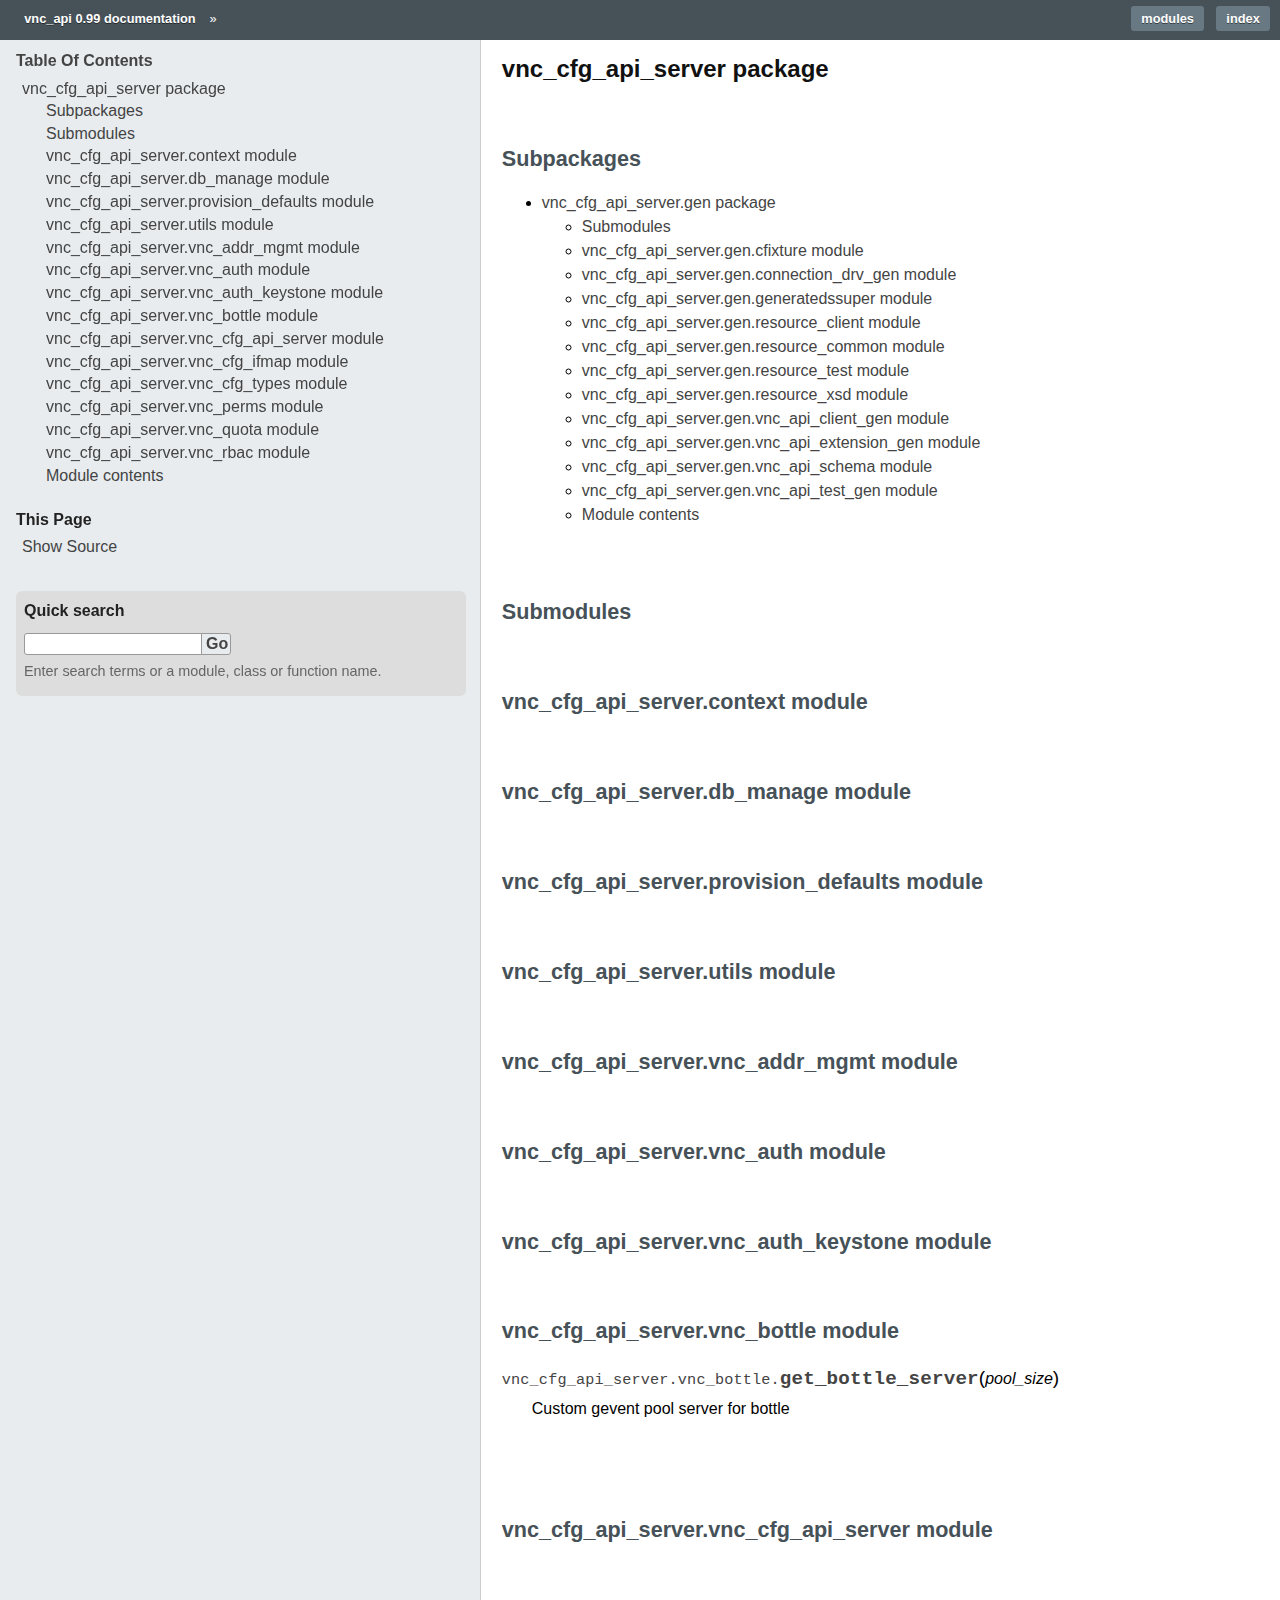
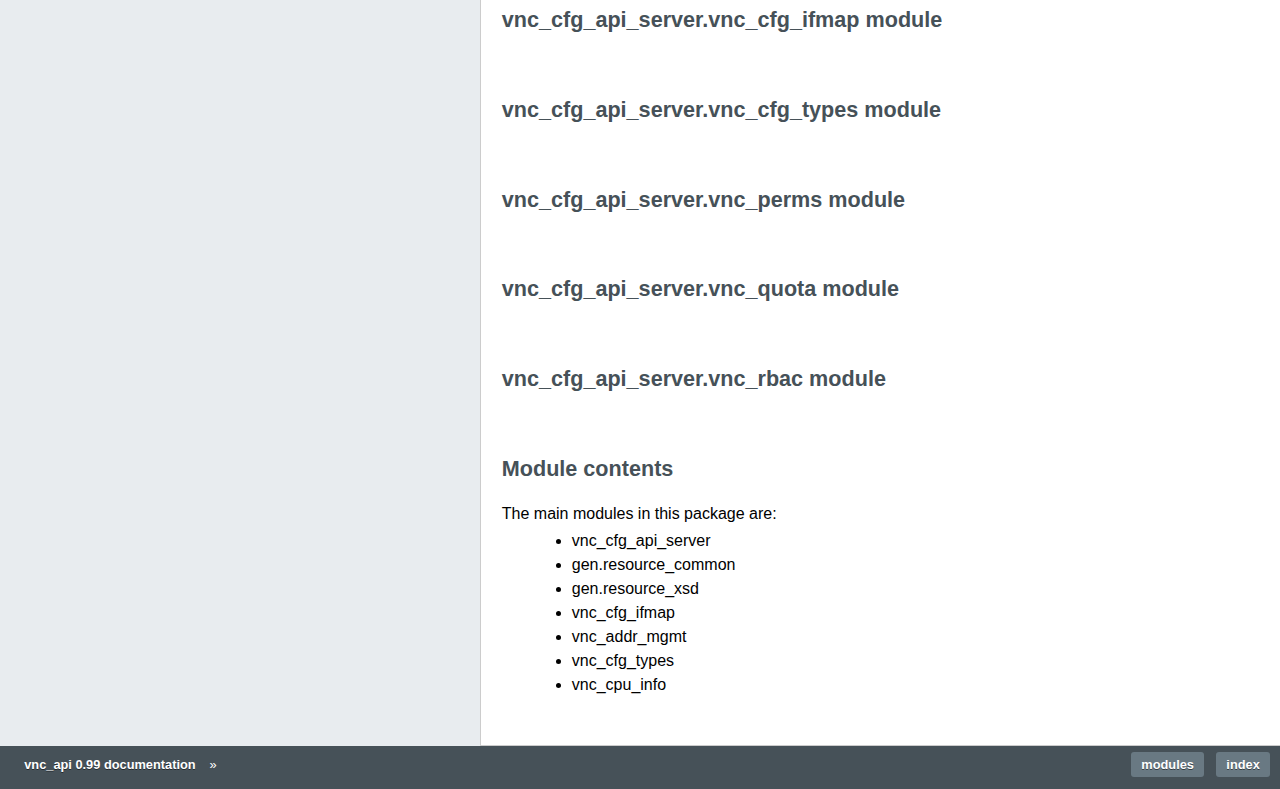
<file: configuration-schema-documentation/html/vnc_cfg_api_server.html>
<!DOCTYPE html PUBLIC "-//W3C//DTD XHTML 1.0 Transitional//EN"
  "http://www.w3.org/TR/xhtml1/DTD/xhtml1-transitional.dtd">


<html xmlns="http://www.w3.org/1999/xhtml">
  <head>
    <meta http-equiv="Content-Type" content="text/html; charset=utf-8" />
    
    <title>vnc_cfg_api_server package &mdash; vnc_api 0.99 documentation</title>
    
    <link rel="stylesheet" href="_static/rtd.css" type="text/css" />
    <link rel="stylesheet" href="_static/pygments.css" type="text/css" />
    
    <script type="text/javascript">
      var DOCUMENTATION_OPTIONS = {
        URL_ROOT:    './',
        VERSION:     '0.99',
        COLLAPSE_INDEX: false,
        FILE_SUFFIX: '.html',
        HAS_SOURCE:  true
      };
    </script>
    <script type="text/javascript" src="_static/jquery.js"></script>
    <script type="text/javascript" src="_static/underscore.js"></script>
    <script type="text/javascript" src="_static/doctools.js"></script>
    <script type="text/javascript" src="_static/myscript.js"></script>
    <link rel="top" title="vnc_api 0.99 documentation" href="index.html" /> 
  </head>
  <body>
    <div class="related">
      <h3>Navigation</h3>
      <ul>
        <li class="right" style="margin-right: 10px">
          <a href="genindex.html" title="General Index"
             accesskey="I">index</a></li>
        <li class="right" >
          <a href="py-modindex.html" title="Python Module Index"
             >modules</a> |</li>
        <li><a href="index.html">vnc_api 0.99 documentation</a> &raquo;</li> 
      </ul>
    </div>  

    <div class="document">
      <div class="documentwrapper">
        <div class="bodywrapper">
          <div class="body">
            
  <div class="section" id="vnc-cfg-api-server-package">
<h1>vnc_cfg_api_server package<a class="headerlink" href="#vnc-cfg-api-server-package" title="Permalink to this headline">¶</a></h1>
<div class="section" id="subpackages">
<h2>Subpackages<a class="headerlink" href="#subpackages" title="Permalink to this headline">¶</a></h2>
<div class="toctree-wrapper compound">
<ul>
<li class="toctree-l1"><a class="reference internal" href="vnc_cfg_api_server.gen.html">vnc_cfg_api_server.gen package</a><ul>
<li class="toctree-l2"><a class="reference internal" href="vnc_cfg_api_server.gen.html#submodules">Submodules</a></li>
<li class="toctree-l2"><a class="reference internal" href="vnc_cfg_api_server.gen.html#module-vnc_cfg_api_server.gen.cfixture">vnc_cfg_api_server.gen.cfixture module</a></li>
<li class="toctree-l2"><a class="reference internal" href="vnc_cfg_api_server.gen.html#module-vnc_cfg_api_server.gen.connection_drv_gen">vnc_cfg_api_server.gen.connection_drv_gen module</a></li>
<li class="toctree-l2"><a class="reference internal" href="vnc_cfg_api_server.gen.html#module-vnc_cfg_api_server.gen.generatedssuper">vnc_cfg_api_server.gen.generatedssuper module</a></li>
<li class="toctree-l2"><a class="reference internal" href="vnc_cfg_api_server.gen.html#vnc-cfg-api-server-gen-resource-client-module">vnc_cfg_api_server.gen.resource_client module</a></li>
<li class="toctree-l2"><a class="reference internal" href="vnc_cfg_api_server.gen.html#module-vnc_cfg_api_server.gen.resource_common">vnc_cfg_api_server.gen.resource_common module</a></li>
<li class="toctree-l2"><a class="reference internal" href="vnc_cfg_api_server.gen.html#vnc-cfg-api-server-gen-resource-test-module">vnc_cfg_api_server.gen.resource_test module</a></li>
<li class="toctree-l2"><a class="reference internal" href="vnc_cfg_api_server.gen.html#module-vnc_cfg_api_server.gen.resource_xsd">vnc_cfg_api_server.gen.resource_xsd module</a></li>
<li class="toctree-l2"><a class="reference internal" href="vnc_cfg_api_server.gen.html#module-vnc_cfg_api_server.gen.vnc_api_client_gen">vnc_cfg_api_server.gen.vnc_api_client_gen module</a></li>
<li class="toctree-l2"><a class="reference internal" href="vnc_cfg_api_server.gen.html#module-vnc_cfg_api_server.gen.vnc_api_extension_gen">vnc_cfg_api_server.gen.vnc_api_extension_gen module</a></li>
<li class="toctree-l2"><a class="reference internal" href="vnc_cfg_api_server.gen.html#vnc-cfg-api-server-gen-vnc-api-schema-module">vnc_cfg_api_server.gen.vnc_api_schema module</a></li>
<li class="toctree-l2"><a class="reference internal" href="vnc_cfg_api_server.gen.html#vnc-cfg-api-server-gen-vnc-api-test-gen-module">vnc_cfg_api_server.gen.vnc_api_test_gen module</a></li>
<li class="toctree-l2"><a class="reference internal" href="vnc_cfg_api_server.gen.html#module-vnc_cfg_api_server.gen">Module contents</a></li>
</ul>
</li>
</ul>
</div>
</div>
<div class="section" id="submodules">
<h2>Submodules<a class="headerlink" href="#submodules" title="Permalink to this headline">¶</a></h2>
</div>
<div class="section" id="vnc-cfg-api-server-context-module">
<h2>vnc_cfg_api_server.context module<a class="headerlink" href="#vnc-cfg-api-server-context-module" title="Permalink to this headline">¶</a></h2>
</div>
<div class="section" id="vnc-cfg-api-server-db-manage-module">
<h2>vnc_cfg_api_server.db_manage module<a class="headerlink" href="#vnc-cfg-api-server-db-manage-module" title="Permalink to this headline">¶</a></h2>
</div>
<div class="section" id="module-vnc_cfg_api_server.provision_defaults">
<span id="vnc-cfg-api-server-provision-defaults-module"></span><h2>vnc_cfg_api_server.provision_defaults module<a class="headerlink" href="#module-vnc_cfg_api_server.provision_defaults" title="Permalink to this headline">¶</a></h2>
</div>
<div class="section" id="vnc-cfg-api-server-utils-module">
<h2>vnc_cfg_api_server.utils module<a class="headerlink" href="#vnc-cfg-api-server-utils-module" title="Permalink to this headline">¶</a></h2>
</div>
<div class="section" id="vnc-cfg-api-server-vnc-addr-mgmt-module">
<h2>vnc_cfg_api_server.vnc_addr_mgmt module<a class="headerlink" href="#vnc-cfg-api-server-vnc-addr-mgmt-module" title="Permalink to this headline">¶</a></h2>
</div>
<div class="section" id="vnc-cfg-api-server-vnc-auth-module">
<h2>vnc_cfg_api_server.vnc_auth module<a class="headerlink" href="#vnc-cfg-api-server-vnc-auth-module" title="Permalink to this headline">¶</a></h2>
</div>
<div class="section" id="vnc-cfg-api-server-vnc-auth-keystone-module">
<h2>vnc_cfg_api_server.vnc_auth_keystone module<a class="headerlink" href="#vnc-cfg-api-server-vnc-auth-keystone-module" title="Permalink to this headline">¶</a></h2>
</div>
<div class="section" id="module-vnc_cfg_api_server.vnc_bottle">
<span id="vnc-cfg-api-server-vnc-bottle-module"></span><h2>vnc_cfg_api_server.vnc_bottle module<a class="headerlink" href="#module-vnc_cfg_api_server.vnc_bottle" title="Permalink to this headline">¶</a></h2>
<dl class="function">
<dt id="vnc_cfg_api_server.vnc_bottle.get_bottle_server">
<tt class="descclassname">vnc_cfg_api_server.vnc_bottle.</tt><tt class="descname">get_bottle_server</tt><big>(</big><em>pool_size</em><big>)</big><a class="headerlink" href="#vnc_cfg_api_server.vnc_bottle.get_bottle_server" title="Permalink to this definition">¶</a></dt>
<dd><p>Custom gevent pool server for bottle</p>
</dd></dl>

</div>
<div class="section" id="vnc-cfg-api-server-vnc-cfg-api-server-module">
<h2>vnc_cfg_api_server.vnc_cfg_api_server module<a class="headerlink" href="#vnc-cfg-api-server-vnc-cfg-api-server-module" title="Permalink to this headline">¶</a></h2>
</div>
<div class="section" id="vnc-cfg-api-server-vnc-cfg-ifmap-module">
<h2>vnc_cfg_api_server.vnc_cfg_ifmap module<a class="headerlink" href="#vnc-cfg-api-server-vnc-cfg-ifmap-module" title="Permalink to this headline">¶</a></h2>
</div>
<div class="section" id="vnc-cfg-api-server-vnc-cfg-types-module">
<h2>vnc_cfg_api_server.vnc_cfg_types module<a class="headerlink" href="#vnc-cfg-api-server-vnc-cfg-types-module" title="Permalink to this headline">¶</a></h2>
</div>
<div class="section" id="vnc-cfg-api-server-vnc-perms-module">
<h2>vnc_cfg_api_server.vnc_perms module<a class="headerlink" href="#vnc-cfg-api-server-vnc-perms-module" title="Permalink to this headline">¶</a></h2>
</div>
<div class="section" id="vnc-cfg-api-server-vnc-quota-module">
<h2>vnc_cfg_api_server.vnc_quota module<a class="headerlink" href="#vnc-cfg-api-server-vnc-quota-module" title="Permalink to this headline">¶</a></h2>
</div>
<div class="section" id="vnc-cfg-api-server-vnc-rbac-module">
<h2>vnc_cfg_api_server.vnc_rbac module<a class="headerlink" href="#vnc-cfg-api-server-vnc-rbac-module" title="Permalink to this headline">¶</a></h2>
</div>
<div class="section" id="module-vnc_cfg_api_server">
<span id="module-contents"></span><h2>Module contents<a class="headerlink" href="#module-vnc_cfg_api_server" title="Permalink to this headline">¶</a></h2>
<dl class="docutils">
<dt>The main modules in this package are:</dt>
<dd><ul class="first last simple">
<li>vnc_cfg_api_server</li>
<li>gen.resource_common</li>
<li>gen.resource_xsd</li>
<li>vnc_cfg_ifmap</li>
<li>vnc_addr_mgmt</li>
<li>vnc_cfg_types</li>
<li>vnc_cpu_info</li>
</ul>
</dd>
</dl>
</div>
</div>


          </div>
        </div>
      </div>
      <div class="sphinxsidebar">
        <div class="sphinxsidebarwrapper">
  <h3><a href="index.html">Table Of Contents</a></h3>
  <ul>
<li><a class="reference internal" href="#">vnc_cfg_api_server package</a><ul>
<li><a class="reference internal" href="#subpackages">Subpackages</a></li>
<li><a class="reference internal" href="#submodules">Submodules</a></li>
<li><a class="reference internal" href="#vnc-cfg-api-server-context-module">vnc_cfg_api_server.context module</a></li>
<li><a class="reference internal" href="#vnc-cfg-api-server-db-manage-module">vnc_cfg_api_server.db_manage module</a></li>
<li><a class="reference internal" href="#module-vnc_cfg_api_server.provision_defaults">vnc_cfg_api_server.provision_defaults module</a></li>
<li><a class="reference internal" href="#vnc-cfg-api-server-utils-module">vnc_cfg_api_server.utils module</a></li>
<li><a class="reference internal" href="#vnc-cfg-api-server-vnc-addr-mgmt-module">vnc_cfg_api_server.vnc_addr_mgmt module</a></li>
<li><a class="reference internal" href="#vnc-cfg-api-server-vnc-auth-module">vnc_cfg_api_server.vnc_auth module</a></li>
<li><a class="reference internal" href="#vnc-cfg-api-server-vnc-auth-keystone-module">vnc_cfg_api_server.vnc_auth_keystone module</a></li>
<li><a class="reference internal" href="#module-vnc_cfg_api_server.vnc_bottle">vnc_cfg_api_server.vnc_bottle module</a></li>
<li><a class="reference internal" href="#vnc-cfg-api-server-vnc-cfg-api-server-module">vnc_cfg_api_server.vnc_cfg_api_server module</a></li>
<li><a class="reference internal" href="#vnc-cfg-api-server-vnc-cfg-ifmap-module">vnc_cfg_api_server.vnc_cfg_ifmap module</a></li>
<li><a class="reference internal" href="#vnc-cfg-api-server-vnc-cfg-types-module">vnc_cfg_api_server.vnc_cfg_types module</a></li>
<li><a class="reference internal" href="#vnc-cfg-api-server-vnc-perms-module">vnc_cfg_api_server.vnc_perms module</a></li>
<li><a class="reference internal" href="#vnc-cfg-api-server-vnc-quota-module">vnc_cfg_api_server.vnc_quota module</a></li>
<li><a class="reference internal" href="#vnc-cfg-api-server-vnc-rbac-module">vnc_cfg_api_server.vnc_rbac module</a></li>
<li><a class="reference internal" href="#module-vnc_cfg_api_server">Module contents</a></li>
</ul>
</li>
</ul>

  <h3>This Page</h3>
  <ul class="this-page-menu">
    <li><a href="_sources/vnc_cfg_api_server.txt"
           rel="nofollow">Show Source</a></li>
  </ul>
<div id="searchbox" style="display: none">
  <h3>Quick search</h3>
    <form class="search" action="search.html" method="get">
      <input type="text" name="q" />
      <input type="submit" value="Go" />
      <input type="hidden" name="check_keywords" value="yes" />
      <input type="hidden" name="area" value="default" />
    </form>
    <p class="searchtip" style="font-size: 90%">
    Enter search terms or a module, class or function name.
    </p>
</div>
<script type="text/javascript">$('#searchbox').show(0);</script>
        </div>
      </div>
      <div class="clearer"></div>
    </div>
    <div class="related">
      <h3>Navigation</h3>
      <ul>
        <li class="right" style="margin-right: 10px">
          <a href="genindex.html" title="General Index"
             >index</a></li>
        <li class="right" >
          <a href="py-modindex.html" title="Python Module Index"
             >modules</a> |</li>
        <li><a href="index.html">vnc_api 0.99 documentation</a> &raquo;</li> 
      </ul>
    </div>
    <div class="footer">
        &copy; Copyright 2013, Juniper Networks Inc..
      Created using <a href="http://sphinx-doc.org/">Sphinx</a> 1.2.2.
    </div>
  </body>
</html>
</file>
<file: configuration-schema-documentation/html/_static/rtd.css>
/*
 * rtd.css
 * ~~~~~~~~~~~~~~~
 *
 * Sphinx stylesheet -- sphinxdoc theme.  Originally created by
 * Armin Ronacher for Werkzeug.
 *
 * Customized for ReadTheDocs by Eric Pierce & Eric Holscher
 *
 * :copyright: Copyright 2007-2010 by the Sphinx team, see AUTHORS.
 * :license: BSD, see LICENSE for details.
 *
 */

/* RTD colors
 * light blue: #e8ecef
 * medium blue: #8ca1af
 * dark blue: #465158
 * dark grey: #444444
 *
 * white hover: #d1d9df;
 * medium blue hover: #697983;
 * green highlight: #8ecc4c
 * light blue (project bar): #e8ecef
 */

@import url("basic.css");

/* PAGE LAYOUT -------------------------------------------------------------- */

body {
    font: 100%/1.5 "ff-meta-web-pro-1","ff-meta-web-pro-2",Arial,"Helvetica Neue",sans-serif;
    text-align: center;
    color: black;
    background-color: #465158;
    padding: 0;
    margin: 0;
}

div.document {
    text-align: left;
    background-color: #e8ecef;
}

div.bodywrapper {
    background-color: #ffffff;
    border-left: 1px solid #ccc;
    border-bottom: 1px solid #ccc;
    margin: 0 0 0 30em;
}

div.body {
    margin: 0;
    padding: 0.5em 1.3em;
    max-width: 55em;
    min-width: 20em;
}

div.related {
    font-size: 1em;
    background-color: #465158;
    position: fixed;
}

div.documentwrapper {
    float: left;
    width: 100%;
    background-color: #e8ecef;
    margin-top: 20px;
}


/* HEADINGS --------------------------------------------------------------- */

h1 {
    margin: 0;
    padding: 0.7em 0 0.3em 0;
    font-size: 1.5em;
    line-height: 1.15;
    color: #111;
    clear: both;
}

h2 {
    margin: 2em 0 0.2em 0;
    font-size: 1.35em;
    padding: 0;
    color: #465158;
}

h3 {
    margin: 1em 0 -0.3em 0;
    font-size: 1.2em;
    color: #6c818f;
}

div.body h1 a, div.body h2 a, div.body h3 a, div.body h4 a, div.body h5 a, div.body h6 a {
    color: black;
}

h1 a.anchor, h2 a.anchor, h3 a.anchor, h4 a.anchor, h5 a.anchor, h6 a.anchor {
    display: none;
    margin: 0 0 0 0.3em;
    padding: 0 0.2em 0 0.2em;
    color: #aaa !important;
}

h1:hover a.anchor, h2:hover a.anchor, h3:hover a.anchor, h4:hover a.anchor,
h5:hover a.anchor, h6:hover a.anchor {
    display: inline;
}

h1 a.anchor:hover, h2 a.anchor:hover, h3 a.anchor:hover, h4 a.anchor:hover,
h5 a.anchor:hover, h6 a.anchor:hover {
    color: #777;
    background-color: #eee;
}


/* LINKS ------------------------------------------------------------------ */

/* Normal links get a pseudo-underline */
a {
    color: #444;
    text-decoration: none;
    border-bottom: 1px solid #ccc;
}

/* Links in sidebar, TOC, index trees and tables have no underline */
.sphinxsidebar a,
.toctree-wrapper a,
.indextable a,
#indices-and-tables a {
    color: #444;
    text-decoration: none;
    border-bottom: none;
}

/* Most links get an underline-effect when hovered */
a:hover,
div.toctree-wrapper a:hover,
.indextable a:hover,
#indices-and-tables a:hover {
    color: #111;
    text-decoration: none;
    border-bottom: 1px solid #111;
}

/* Footer links */
div.footer a {
    color: #86989B;
    text-decoration: none;
    border: none;
}
div.footer a:hover {
    color: #a6b8bb;
    text-decoration: underline;
    border: none;
}

/* Permalink anchor (subtle grey with a red hover) */
div.body a.headerlink {
    color: #ccc;
    font-size: 1em;
    margin-left: 6px;
    padding: 0 4px 0 4px;
    text-decoration: none;
    border: none;
}
div.body a.headerlink:hover {
    color: #c60f0f;
    border: none;
}


/* NAVIGATION BAR --------------------------------------------------------- */

div.related ul {
    height: 2.5em;
}

div.related ul li {
    margin: 0;
    padding: 0.65em 0;
    float: left;
    display: block;
    color: white; /* For the >> separators */
    font-size: 0.8em;
}

div.related ul li.right {
    float: right;
    margin-right: 5px;
    color: transparent; /* Hide the | separators */
}

/* "Breadcrumb" links in nav bar */
div.related ul li a {
    order: none;
    background-color: inherit;
    font-weight: bold;
    margin: 6px 0 6px 4px;
    line-height: 1.75em;
    color: #ffffff;
    padding: 0.4em 0.8em;
    border: none;
    border-radius: 3px;
}
/* previous / next / modules / index links look more like buttons */
div.related ul li.right a {
    margin: 0.375em 0;
    background-color: #697983;
    text-shadow: 0 1px rgba(0, 0, 0, 0.5);
    border-radius: 3px;
    -webkit-border-radius: 3px;
    -moz-border-radius: 3px;
}
/* All navbar links light up as buttons when hovered */
div.related ul li a:hover {
    background-color: #8ca1af;
    color: #ffffff;
    text-decoration: none;
    border-radius: 3px;
    -webkit-border-radius: 3px;
    -moz-border-radius: 3px;
}
/* Take extra precautions for tt within links */
a tt,
div.related ul li a tt {
    background: inherit !important;
    color: inherit !important;
}


/* SIDEBAR ---------------------------------------------------------------- */

div.sphinxsidebarwrapper {
    padding: 0;
}

div.sphinxsidebar {
    margin: 0;
    margin-left: -100%;
    float: left;
    top: 3em;
    left: 0;
    padding: 0 1em;
    width: 14em;
    font-size: 1em;
    text-align: left;
    background-color: #e8ecef;
}

div.sphinxsidebar img {
    max-width: 12em;
}

div.sphinxsidebar h3, div.sphinxsidebar h4 {
    margin: 1.2em 0 0.3em 0;
    font-size: 1em;
    padding: 0;
    color: #222222;
    font-family: "ff-meta-web-pro-1", "ff-meta-web-pro-2", "Arial", "Helvetica Neue", sans-serif;
}

div.sphinxsidebar h3 a {
    color: #444444;
}

div.sphinxsidebar ul,
div.sphinxsidebar p {
    margin-top: 0;
    padding-left: 0;
    line-height: 130%;
    background-color: #e8ecef;
}

/* No bullets for nested lists, but a little extra indentation */
div.sphinxsidebar ul ul {
    list-style-type: none;
    margin-left: 1.5em;
    padding: 0;
}

/* A little top/bottom padding to prevent adjacent links' borders
 * from overlapping each other */
div.sphinxsidebar ul li {
    padding: 1px 0;
}

/* A little left-padding to make these align with the ULs */
div.sphinxsidebar p.topless {
    padding-left: 0 0 0 1em;
}

/* Make these into hidden one-liners */
div.sphinxsidebar ul li,
div.sphinxsidebar p.topless {
    white-space: nowrap;
    overflow: hidden;
}
/* ...which become visible when hovered */
div.sphinxsidebar ul li:hover,
div.sphinxsidebar p.topless:hover {
    overflow: visible;
}

/* Search text box and "Go" button */
#searchbox {
    margin-top: 2em;
    margin-bottom: 1em;
    background: #ddd;
    padding: 0.5em;
    border-radius: 6px;
    -moz-border-radius: 6px;
    -webkit-border-radius: 6px;
}
#searchbox h3 {
    margin-top: 0;
}

/* Make search box and button abut and have a border */
input,
div.sphinxsidebar input {
    border: 1px solid #999;
    float: left;
}

/* Search textbox */
input[type="text"] {
    margin: 0;
    padding: 0 3px;
    height: 20px;
    width: 144px;
    border-top-left-radius: 3px;
    border-bottom-left-radius: 3px;
    -moz-border-radius-topleft: 3px;
    -moz-border-radius-bottomleft: 3px;
    -webkit-border-top-left-radius: 3px;
    -webkit-border-bottom-left-radius: 3px;
}
/* Search button */
input[type="submit"] {
    margin: 0 0 0 -1px; /* -1px prevents a double-border with textbox */
    height: 22px;
    color: #444;
    background-color: #e8ecef;
    padding: 1px 4px;
    font-weight: bold;
    border-top-right-radius: 3px;
    border-bottom-right-radius: 3px;
    -moz-border-radius-topright: 3px;
    -moz-border-radius-bottomright: 3px;
    -webkit-border-top-right-radius: 3px;
    -webkit-border-bottom-right-radius: 3px;
}
input[type="submit"]:hover {
    color: #ffffff;
    background-color: #8ecc4c;
}

div.sphinxsidebar p.searchtip {
    clear: both;
    padding: 0.5em 0 0 0;
    background: #ddd;
    color: #666;
    font-size: 0.9em;
}

/* Sidebar links are unusual */
div.sphinxsidebar li a,
div.sphinxsidebar p a {
    background: #e8ecef; /* In case links overlap main content */
    border-radius: 3px;
    -moz-border-radius: 3px;
    -webkit-border-radius: 3px;
    border: 1px solid transparent; /* To prevent things jumping around on hover */
    padding: 0 5px 0 5px;
}
div.sphinxsidebar li a:hover,
div.sphinxsidebar p a:hover {
    color: #111;
    text-decoration: none;
    border: 1px solid #888;
}

/* Tweak any link appearing in a heading */
div.sphinxsidebar h3 a {
}




/* OTHER STUFF ------------------------------------------------------------ */

cite, code, tt {
    font-family: 'Consolas', 'Deja Vu Sans Mono',
                 'Bitstream Vera Sans Mono', monospace;
    font-size: 0.95em;
    letter-spacing: 0.01em;
}

tt {
    background-color: #f2f2f2;
    color: #444;
}

tt.descname, tt.descclassname, tt.xref {
    border: 0;
}

hr {
    border: 1px solid #abc;
    margin: 2em;
}

pre, #_fontwidthtest {
    font-family: 'Consolas', 'Deja Vu Sans Mono',
                 'Bitstream Vera Sans Mono', monospace;
    margin: 1em 2em;
    font-size: 0.95em;
    letter-spacing: 0.015em;
    line-height: 120%;
    padding: 0.5em;
    border: 1px solid #ccc;
    background-color: #eee;
    border-radius: 6px;
    -moz-border-radius: 6px;
    -webkit-border-radius: 6px;
}

pre a {
    color: inherit;
    text-decoration: underline;
}

td.linenos pre {
    padding: 0.5em 0;
}

div.quotebar {
    background-color: #f8f8f8;
    max-width: 250px;
    float: right;
    padding: 2px 7px;
    border: 1px solid #ccc;
}

div.topic {
    background-color: #f8f8f8;
}

table {
    border-collapse: collapse;
    margin: 0 -0.5em 0 -0.5em;
}

table td, table th {
    padding: 0.2em 0.5em 0.2em 0.5em;
}


/* ADMONITIONS AND WARNINGS ------------------------------------------------- */

/* Shared by admonitions, warnings and sidebars */
div.admonition,
div.warning,
div.sidebar {
    font-size: 0.9em;
    margin: 2em;
    padding: 0;
    /*
    border-radius: 6px;
    -moz-border-radius: 6px;
    -webkit-border-radius: 6px;
    */
}
div.admonition p,
div.warning p,
div.sidebar p {
    margin: 0.5em 1em 0.5em 1em;
    padding: 0;
}
div.admonition pre,
div.warning pre,
div.sidebar pre {
    margin: 0.4em 1em 0.4em 1em;
}
div.admonition p.admonition-title,
div.warning p.admonition-title,
div.sidebar p.sidebar-title {
    margin: 0;
    padding: 0.1em 0 0.1em 0.5em;
    color: white;
    font-weight: bold;
    font-size: 1.1em;
    text-shadow: 0 1px rgba(0, 0, 0, 0.5);
}
div.admonition ul, div.admonition ol,
div.warning ul, div.warning ol,
div.sidebar ul, div.sidebar ol {
    margin: 0.1em 0.5em 0.5em 3em;
    padding: 0;
}


/* Admonitions and sidebars only */
div.admonition, div.sidebar {
    border: 1px solid #609060;
    background-color: #e9ffe9;
}
div.admonition p.admonition-title,
div.sidebar p.sidebar-title {
    background-color: #70A070;
    border-bottom: 1px solid #609060;
}


/* Warnings only */
div.warning {
    border: 1px solid #900000;
    background-color: #ffe9e9;
}
div.warning p.admonition-title {
    background-color: #b04040;
    border-bottom: 1px solid #900000;
}


/* Sidebars only */
div.sidebar {
  max-width: 200px;
}



div.versioninfo {
    margin: 1em 0 0 0;
    border: 1px solid #ccc;
    background-color: #DDEAF0;
    padding: 8px;
    line-height: 1.3em;
    font-size: 0.9em;
}

.viewcode-back {
    font-family: 'Lucida Grande', 'Lucida Sans Unicode', 'Geneva',
                 'Verdana', sans-serif;
}

div.viewcode-block:target {
    background-color: #f4debf;
    border-top: 1px solid #ac9;
    border-bottom: 1px solid #ac9;
}

dl {
    margin: 1em 0 2.5em 0;
}

/* Highlight target when you click an internal link */
dt:target {
    background: #ffe080;
}
/* Don't highlight whole divs */
div.highlight {
    background: transparent;
}
/* But do highlight spans (so search results can be highlighted) */
span.highlight {
    background: #ffe080;
}

div.footer {
    background-color: #465158;
    color: #eeeeee;
    padding: 0 2em 2em 2em;
    clear: both;
    font-size: 0.8em;
    text-align: center;
}

p {
    margin: 0.8em 0 0.5em 0;
}

div.section {
    padding-top: 10px;
}
.section p img {
    margin: 1em 2em;
}


/* MOBILE LAYOUT -------------------------------------------------------------- */

@media screen and (max-width: 600px) {

    h1, h2, h3, h4, h5 {
        position: relative;
    }

    ul {
        padding-left: 1.25em;
    }

    div.bodywrapper a.headerlink, #indices-and-tables h1 a {
        color: #e6e6e6;
        font-size: 80%;
        float: right;
        line-height: 1.8;
        position: absolute;
        right: -0.7em;
        visibility: inherit;
    }

    div.bodywrapper h1 a.headerlink, #indices-and-tables h1 a {
        line-height: 1.5;
    }

    pre {
        font-size: 0.7em;
        overflow: auto;
        word-wrap: break-word;
        white-space: pre-wrap;
    }

    div.related ul {
        height: 2.5em;
        padding: 0;
        text-align: left;
    }

    div.related ul li {
        clear: both;
        color: #465158;
        padding: 0.2em 0;
    }

    div.related ul li:last-child {
        border-bottom: 1px dotted #8ca1af;
        padding-bottom: 0.4em;
        margin-bottom: 1em;
        width: 100%;
    }

    div.related ul li a {
        color: #465158;
        padding-right: 0;
    }

    div.related ul li a:hover {
        background: inherit;
        color: inherit;
    }

    div.related ul li.right {
        clear: none;
        padding: 0.65em 0;
        margin-bottom: 0.5em;
    }

    div.related ul li.right a {
        color: #fff;
        padding-right: 0.8em;
    }

    div.related ul li.right a:hover {
        background-color: #8ca1af;
    }

    div.body {
        clear: both;
        min-width: 0;
        word-wrap: break-word;
    }

    div.bodywrapper {
        margin: 0 0 0 0;
    }

    div.sphinxsidebar {
        float: none;
        margin: 0;
        width: auto;
    }

    div.sphinxsidebar input[type="text"] {
        height: 2em;
        line-height: 2em;
        width: 70%;
    }

    div.sphinxsidebar input[type="submit"] {
        height: 2em;
        margin-left: 0.5em;
        width: 20%;
    }

    div.sphinxsidebar p.searchtip {
        background: inherit;
        margin-bottom: 1em;
    }

    div.sphinxsidebar ul li, div.sphinxsidebar p.topless {
        white-space: normal;
    }

    .bodywrapper img {
        display: block;
        margin-left: auto;
        margin-right: auto;
        max-width: 100%;
    }

    div.documentwrapper {
        float: none;
    }

    div.admonition, div.warning, pre, blockquote {
        margin-left: 0em;
        margin-right: 0em;
    }

    .body p img {
        margin: 0;
    }

    #searchbox {
        background: transparent;
    }

    .related:not(:first-child) li {
        display: none;
    }

    .related:not(:first-child) li.right {
        display: block;
    }

    div.footer {
        padding: 1em;
    }

    .rtd_doc_footer .badge {
        float: none;
        margin: 1em auto;
        position: static;
    }

    .rtd_doc_footer .badge.revsys-inline {
        margin-right: auto;
        margin-bottom: 2em;
    }

    table.indextable {
        display: block;
        width: auto;
    }

    .indextable tr {
        display: block;
    }

    .indextable td {
        display: block;
        padding: 0;
        width: auto !important;
    }

    .indextable td dt {
        margin: 1em 0;
    }

    ul.search {
        margin-left: 0.25em;
    }

    ul.search li div.context {
        font-size: 90%;
        line-height: 1.1;
        margin-bottom: 1;
        margin-left: 0;
    }

}

/* Links in sidebar, TOC, index trees and tables have no underline */
.sphinxsidebar a,
.toctree-wrapper a,
.indextable a,
#indices-and-tables a {
    color: #444444;
    text-decoration: none;
    border-bottom: none;
}

/* Most links get an underline-effect when hovered */
a:hover,
div.toctree-wrapper a:hover,
.indextable a:hover,
#indices-and-tables a:hover {
    color: #111111;
    text-decoration: none;
    border-bottom: 1px solid #111111;
}

/* Footer links */
div.footer a {
    color: #86989b;
    text-decoration: none;
    border: none;
}
div.footer a:hover {
    color: #a6b8bb;
    text-decoration: underline;
    border: none;
}

/* Permalink anchor (subtle grey with a red hover) */
div.body a.headerlink {
    color: #cccccc;
    font-size: 1em;
    margin-left: 6px;
    padding: 0 4px 0 4px;
    text-decoration: none;
    border: none;
}
div.body a.headerlink:hover {
    color: #c60f0f;
    border: none;
}


/* NAVIGATION BAR --------------------------------------------------------- */

div.related ul {
    height: 2.5em;
}

div.related ul li {
    margin: 0;
    padding: 0.65em 0;
    float: left;
    display: block;
    color: #ffffff; /* For the >> separators */
    font-size: 0.8em;
}

div.related ul li.right {
    float: right;
    margin-right: 5px;
    color: transparent; /* Hide the | separators */
}

/* "Breadcrumb" links in nav bar */
div.related ul li a {
    order: none;
    background-color: inherit;
    font-weight: bold;
    margin: 6px 0 6px 4px;
    line-height: 1.75em;
    color: #ffffff;
    text-shadow: 0 1px rgba(0, 0, 0, 0.5);
    padding: 0.4em 0.8em;
    border: none;
    border-radius: 3px;
}
/* previous / next / modules / index links look more like buttons */
div.related ul li.right a {
    margin: 0.375em 0;
    background-color: #697983;
    text-shadow: 0 1px rgba(0, 0, 0, 0.5);
    border-radius: 3px;
    -webkit-border-radius: 3px;
    -moz-border-radius: 3px;
}
/* All navbar links light up as buttons when hovered */
div.related ul li a:hover {
    background-color: #8ca1af;
    color: #ffffff;
    text-decoration: none;
    border-radius: 3px;
    -webkit-border-radius: 3px;
    -moz-border-radius: 3px;
}
/* Take extra precautions for tt within links */
a tt,
div.related ul li a tt {
    background: inherit !important;
    color: inherit !important;
}


/* SIDEBAR ---------------------------------------------------------------- */

div.sphinxsidebarwrapper {
    padding: 0;
    position: fixed;
    width: 450px;
    top: 30px;
}

div.sphinxsidebar {
    margin: 0;
    margin-left: -100%;
    float: left;
    top: 3em;
    left: 0;
    padding: 0 1em;
    width: 14em;
    font-size: 1em;
    text-align: left;
    background-color: #e8ecef;
}

div.sphinxsidebar img {
    max-width: 12em;
}

div.sphinxsidebar h3, div.sphinxsidebar h4 {
    margin: 1.2em 0 0.3em 0;
    font-size: 1em;
    padding: 0;
    color: #222222;
    font-family: "ff-meta-web-pro-1", "ff-meta-web-pro-2", "Arial", "Helvetica Neue", sans-serif;
}

div.sphinxsidebar h3 a {
    color: ;
}

div.sphinxsidebar ul,
div.sphinxsidebar p {
    margin-top: 0;
    padding-left: 0;
    line-height: 130%;
    background-color: #e8ecef;
}

/* No bullets for nested lists, but a little extra indentation */
div.sphinxsidebar ul ul {
    list-style-type: none;
    margin-left: 1.5em;
    padding: 0;
}

/* A little top/bottom padding to prevent adjacent links' borders
 * from overlapping each other */
div.sphinxsidebar ul li {
    padding: 1px 0;
}

/* A little left-padding to make these align with the ULs */
div.sphinxsidebar p.topless {
    padding-left: 0 0 0 1em;
}

/* Make these into hidden one-liners */
div.sphinxsidebar ul li,
div.sphinxsidebar p.topless {
    white-space: nowrap;
    overflow: hidden;
}
/* ...which become visible when hovered */
div.sphinxsidebar ul li:hover,
div.sphinxsidebar p.topless:hover {
    overflow: visible;
}

/* Search text box and "Go" button */
#searchbox {
    margin-top: 2em;
    margin-bottom: 1em;
    background: #dddddd;
    padding: 0.5em;
    border-radius: 6px;
    -moz-border-radius: 6px;
    -webkit-border-radius: 6px;
}
#searchbox h3 {
    margin-top: 0;
}

/* Make search box and button abut and have a border */
input,
div.sphinxsidebar input {
    border: 1px solid #999999;
    float: left;
}

/* Search textbox */
input[type="text"] {
    margin: 0;
    padding: 0 3px;
    height: 20px;
    width: 144px;
    border-top-left-radius: 3px;
    border-bottom-left-radius: 3px;
    -moz-border-radius-topleft: 3px;
    -moz-border-radius-bottomleft: 3px;
    -webkit-border-top-left-radius: 3px;
    -webkit-border-bottom-left-radius: 3px;
}
/* Search button */
input[type="submit"] {
    margin: 0 0 0 -1px; /* -1px prevents a double-border with textbox */
    height: 22px;
    color: #444444;
    background-color: #e8ecef;
    padding: 1px 4px;
    font-weight: bold;
    border-top-right-radius: 3px;
    border-bottom-right-radius: 3px;
    -moz-border-radius-topright: 3px;
    -moz-border-radius-bottomright: 3px;
    -webkit-border-top-right-radius: 3px;
    -webkit-border-bottom-right-radius: 3px;
}
input[type="submit"]:hover {
    color: #ffffff;
    background-color: #8ecc4c;
}

div.sphinxsidebar p.searchtip {
    clear: both;
    padding: 0.5em 0 0 0;
    background: #dddddd;
    color: #666666;
    font-size: 0.9em;
}

/* Sidebar links are unusual */
div.sphinxsidebar li a,
div.sphinxsidebar p a {
    background: #e8ecef; /* In case links overlap main content */
    border-radius: 3px;
    -moz-border-radius: 3px;
    -webkit-border-radius: 3px;
    border: 1px solid transparent; /* To prevent things jumping around on hover */
    padding: 0 5px 0 5px;
}
div.sphinxsidebar li a:hover,
div.sphinxsidebar p a:hover {
    color: #111111;
    text-decoration: none;
    border: 1px solid #888888;
}

/* Tweak any link appearing in a heading */
div.sphinxsidebar h3 a {
}




/* OTHER STUFF ------------------------------------------------------------ */

cite, code, tt {
    font-family: 'Consolas', 'Deja Vu Sans Mono',
                 'Bitstream Vera Sans Mono', monospace;
    font-size: 0.95em;
    letter-spacing: 0.01em;
}

tt {
    background-color: ;
    color: #444444;
}

tt.descname, tt.descclassname, tt.xref {
    border: 0;
}

hr {
    border: 1px solid #abc;
    margin: 2em;
}

pre, #_fontwidthtest {
    font-family: 'Consolas', 'Deja Vu Sans Mono',
                 'Bitstream Vera Sans Mono', monospace;
    margin: 1em 2em;
    font-size: 0.95em;
    letter-spacing: 0.015em;
    line-height: 120%;
    padding: 0.5em;
    border: 1px solid #cccccc;
    background-color: ;
    border-radius: 6px;
    -moz-border-radius: 6px;
    -webkit-border-radius: 6px;
}

pre a {
    color: inherit;
    text-decoration: underline;
}

td.linenos pre {
    padding: 0.5em 0;
}

div.quotebar {
    background-color: #f8f8f8;
    max-width: 250px;
    float: right;
    padding: 2px 7px;
    border: 1px solid #cccccc;
}

div.topic {
    background-color: #f8f8f8;
}

table {
    border-collapse: collapse;
    margin: 0 -0.5em 0 -0.5em;
}

table td, table th {
    padding: 0.2em 0.5em 0.2em 0.5em;
}


/* ADMONITIONS AND WARNINGS ------------------------------------------------- */

/* Shared by admonitions, warnings and sidebars */
div.admonition,
div.warning,
div.sidebar {
    font-size: 0.9em;
    margin: 2em;
    padding: 0;
    /*
    border-radius: 6px;
    -moz-border-radius: 6px;
    -webkit-border-radius: 6px;
    */
}
div.admonition p,
div.warning p,
div.sidebar p {
    margin: 0.5em 1em 0.5em 1em;
    padding: 0;
}
div.admonition pre,
div.warning pre,
div.sidebar pre {
    margin: 0.4em 1em 0.4em 1em;
}
div.admonition p.admonition-title,
div.warning p.admonition-title,
div.sidebar p.sidebar-title {
    margin: 0;
    padding: 0.1em 0 0.1em 0.5em;
    color: white;
    font-weight: bold;
    font-size: 1.1em;
    text-shadow: 0 1px rgba(0, 0, 0, 0.5);
}
div.admonition ul, div.admonition ol,
div.warning ul, div.warning ol,
div.sidebar ul, div.sidebar ol {
    margin: 0.1em 0.5em 0.5em 3em;
    padding: 0;
}


/* Admonitions and sidebars only */
div.admonition, div.sidebar {
    border: 1px solid #609060;
    background-color: #e9ffe9;
}
div.admonition p.admonition-title,
div.sidebar p.sidebar-title {
    background-color: #70a070;
    border-bottom: 1px solid #609060;
}


/* Warnings only */
div.warning {
    border: 1px solid #900000;
    background-color: #ffe9e9;
}
div.warning p.admonition-title {
    background-color: #b04040;
    border-bottom: 1px solid #900000;
}


/* Sidebars only */
div.sidebar {
  max-width: 200px;
}



div.versioninfo {
    margin: 1em 0 0 0;
    border: 1px solid #cccccc;
    background-color: #DDEAF0;
    padding: 8px;
    line-height: 1.3em;
    font-size: 0.9em;
}

.viewcode-back {
    font-family: 'Lucida Grande', 'Lucida Sans Unicode', 'Geneva',
                 'Verdana', sans-serif;
}

div.viewcode-block:target {
    background-color: #f4debf;
    border-top: 1px solid #ac9;
    border-bottom: 1px solid #ac9;
}

dl {
    margin: 1em 0 2.5em 0;
}

/* Highlight target when you click an internal link */
dt:target {
    background: #ffe080;
}
/* Don't highlight whole divs */
div.highlight {
    background: transparent;
}
/* But do highlight spans (so search results can be highlighted) */
span.highlight {
    background: #ffe080;
}

div.footer {
    background-color: #465158;
    color: #eeeeee;
    padding: 0 2em 2em 2em;
    clear: both;
    font-size: 0.8em;
    text-align: center;
}

p {
    margin: 0.8em 0 0.5em 0;
}

.section p img {
    margin: 1em 2em;
}


/* MOBILE LAYOUT -------------------------------------------------------------- */

@media screen and (max-width: 600px) {

    h1, h2, h3, h4, h5 {
        position: relative;
    }

    ul {
        padding-left: 1.75em;
    }

    div.bodywrapper a.headerlink, #indices-and-tables h1 a {
        color: #e6e6e6;
        font-size: 80%;
        float: right;
        line-height: 1.8;
        position: absolute;
        right: -0.7em;
        visibility: inherit;
    }

    div.bodywrapper h1 a.headerlink, #indices-and-tables h1 a {
        line-height: 1.5;
    }

    pre {
        font-size: 0.7em;
        overflow: auto;
        word-wrap: break-word;
        white-space: pre-wrap;
    }

    div.related ul {
        height: 2.5em;
        padding: 0;
        text-align: left;
    }

    div.related ul li {
        clear: both;
        color: #465158;
        padding: 0.2em 0;
    }

    div.related ul li:last-child {
        border-bottom: 1px dotted #8ca1af;
        padding-bottom: 0.4em;
        margin-bottom: 1em;
        width: 100%;
    }

    div.related ul li a {
        color: #465158;
        padding-right: 0;
    }

    div.related ul li a:hover {
        background: inherit;
        color: inherit;
    }

    div.related ul li.right {
        clear: none;
        padding: 0.65em 0;
        margin-bottom: 0.5em;
    }

    div.related ul li.right a {
        color: #ffffff;
        padding-right: 0.8em;
    }

    div.related ul li.right a:hover {
        background-color: #8ca1af;
    }

    div.body {
        clear: both;
        min-width: 0;
        word-wrap: break-word;
    }

    div.bodywrapper {
        margin: 0 0 0 0;
    }

    div.sphinxsidebar {
        float: none;
        margin: 0;
        width: auto;
    }

    div.sphinxsidebar input[type="text"] {
        height: 2em;
        line-height: 2em;
        width: 70%;
    }

    div.sphinxsidebar input[type="submit"] {
        height: 2em;
        margin-left: 0.5em;
        width: 20%;
    }

    div.sphinxsidebar p.searchtip {
        background: inherit;
        margin-bottom: 1em;
    }

    div.sphinxsidebar ul li, div.sphinxsidebar p.topless {
        white-space: normal;
    }

    .bodywrapper img {
        display: block;
        margin-left: auto;
        margin-right: auto;
        max-width: 100%;
    }

    div.documentwrapper {
        float: none;
    }

    div.admonition, div.warning, pre, blockquote {
        margin-left: 0em;
        margin-right: 0em;
    }

    .body p img {
        margin: 0;
    }

    #searchbox {
        background: transparent;
    }

    .related:not(:first-child) li {
        display: none;
    }

    .related:not(:first-child) li.right {
        display: block;
    }

    div.footer {
        padding: 1em;
    }

    .rtd_doc_footer .badge {
        float: none;
        margin: 1em auto;
        position: static;
    }

    .rtd_doc_footer .badge.revsys-inline {
        margin-right: auto;
        margin-bottom: 2em;
    }

    table.indextable {
        display: block;
        width: auto;
    }

    .indextable tr {
        display: block;
    }

    .indextable td {
        display: block;
        padding: 0;
        width: auto !important;
    }

    .indextable td dt {
        margin: 1em 0;
    }

    ul.search {
        margin-left: 0.25em;
    }

    ul.search li div.context {
        font-size: 90%;
        line-height: 1.1;
        margin-bottom: 1;
        margin-left: 0;
    }

}
</file>
<file: configuration-schema-documentation/html/_static/pygments.css>
.highlight .hll { background-color: #ffffcc }
.highlight  { background: #eeffcc; }
.highlight .c { color: #408090; font-style: italic } /* Comment */
.highlight .err { border: 1px solid #FF0000 } /* Error */
.highlight .k { color: #007020; font-weight: bold } /* Keyword */
.highlight .o { color: #666666 } /* Operator */
.highlight .cm { color: #408090; font-style: italic } /* Comment.Multiline */
.highlight .cp { color: #007020 } /* Comment.Preproc */
.highlight .c1 { color: #408090; font-style: italic } /* Comment.Single */
.highlight .cs { color: #408090; background-color: #fff0f0 } /* Comment.Special */
.highlight .gd { color: #A00000 } /* Generic.Deleted */
.highlight .ge { font-style: italic } /* Generic.Emph */
.highlight .gr { color: #FF0000 } /* Generic.Error */
.highlight .gh { color: #000080; font-weight: bold } /* Generic.Heading */
.highlight .gi { color: #00A000 } /* Generic.Inserted */
.highlight .go { color: #333333 } /* Generic.Output */
.highlight .gp { color: #c65d09; font-weight: bold } /* Generic.Prompt */
.highlight .gs { font-weight: bold } /* Generic.Strong */
.highlight .gu { color: #800080; font-weight: bold } /* Generic.Subheading */
.highlight .gt { color: #0044DD } /* Generic.Traceback */
.highlight .kc { color: #007020; font-weight: bold } /* Keyword.Constant */
.highlight .kd { color: #007020; font-weight: bold } /* Keyword.Declaration */
.highlight .kn { color: #007020; font-weight: bold } /* Keyword.Namespace */
.highlight .kp { color: #007020 } /* Keyword.Pseudo */
.highlight .kr { color: #007020; font-weight: bold } /* Keyword.Reserved */
.highlight .kt { color: #902000 } /* Keyword.Type */
.highlight .m { color: #208050 } /* Literal.Number */
.highlight .s { color: #4070a0 } /* Literal.String */
.highlight .na { color: #4070a0 } /* Name.Attribute */
.highlight .nb { color: #007020 } /* Name.Builtin */
.highlight .nc { color: #0e84b5; font-weight: bold } /* Name.Class */
.highlight .no { color: #60add5 } /* Name.Constant */
.highlight .nd { color: #555555; font-weight: bold } /* Name.Decorator */
.highlight .ni { color: #d55537; font-weight: bold } /* Name.Entity */
.highlight .ne { color: #007020 } /* Name.Exception */
.highlight .nf { color: #06287e } /* Name.Function */
.highlight .nl { color: #002070; font-weight: bold } /* Name.Label */
.highlight .nn { color: #0e84b5; font-weight: bold } /* Name.Namespace */
.highlight .nt { color: #062873; font-weight: bold } /* Name.Tag */
.highlight .nv { color: #bb60d5 } /* Name.Variable */
.highlight .ow { color: #007020; font-weight: bold } /* Operator.Word */
.highlight .w { color: #bbbbbb } /* Text.Whitespace */
.highlight .mf { color: #208050 } /* Literal.Number.Float */
.highlight .mh { color: #208050 } /* Literal.Number.Hex */
.highlight .mi { color: #208050 } /* Literal.Number.Integer */
.highlight .mo { color: #208050 } /* Literal.Number.Oct */
.highlight .sb { color: #4070a0 } /* Literal.String.Backtick */
.highlight .sc { color: #4070a0 } /* Literal.String.Char */
.highlight .sd { color: #4070a0; font-style: italic } /* Literal.String.Doc */
.highlight .s2 { color: #4070a0 } /* Literal.String.Double */
.highlight .se { color: #4070a0; font-weight: bold } /* Literal.String.Escape */
.highlight .sh { color: #4070a0 } /* Literal.String.Heredoc */
.highlight .si { color: #70a0d0; font-style: italic } /* Literal.String.Interpol */
.highlight .sx { color: #c65d09 } /* Literal.String.Other */
.highlight .sr { color: #235388 } /* Literal.String.Regex */
.highlight .s1 { color: #4070a0 } /* Literal.String.Single */
.highlight .ss { color: #517918 } /* Literal.String.Symbol */
.highlight .bp { color: #007020 } /* Name.Builtin.Pseudo */
.highlight .vc { color: #bb60d5 } /* Name.Variable.Class */
.highlight .vg { color: #bb60d5 } /* Name.Variable.Global */
.highlight .vi { color: #bb60d5 } /* Name.Variable.Instance */
.highlight .il { color: #208050 } /* Literal.Number.Integer.Long */
</file>
